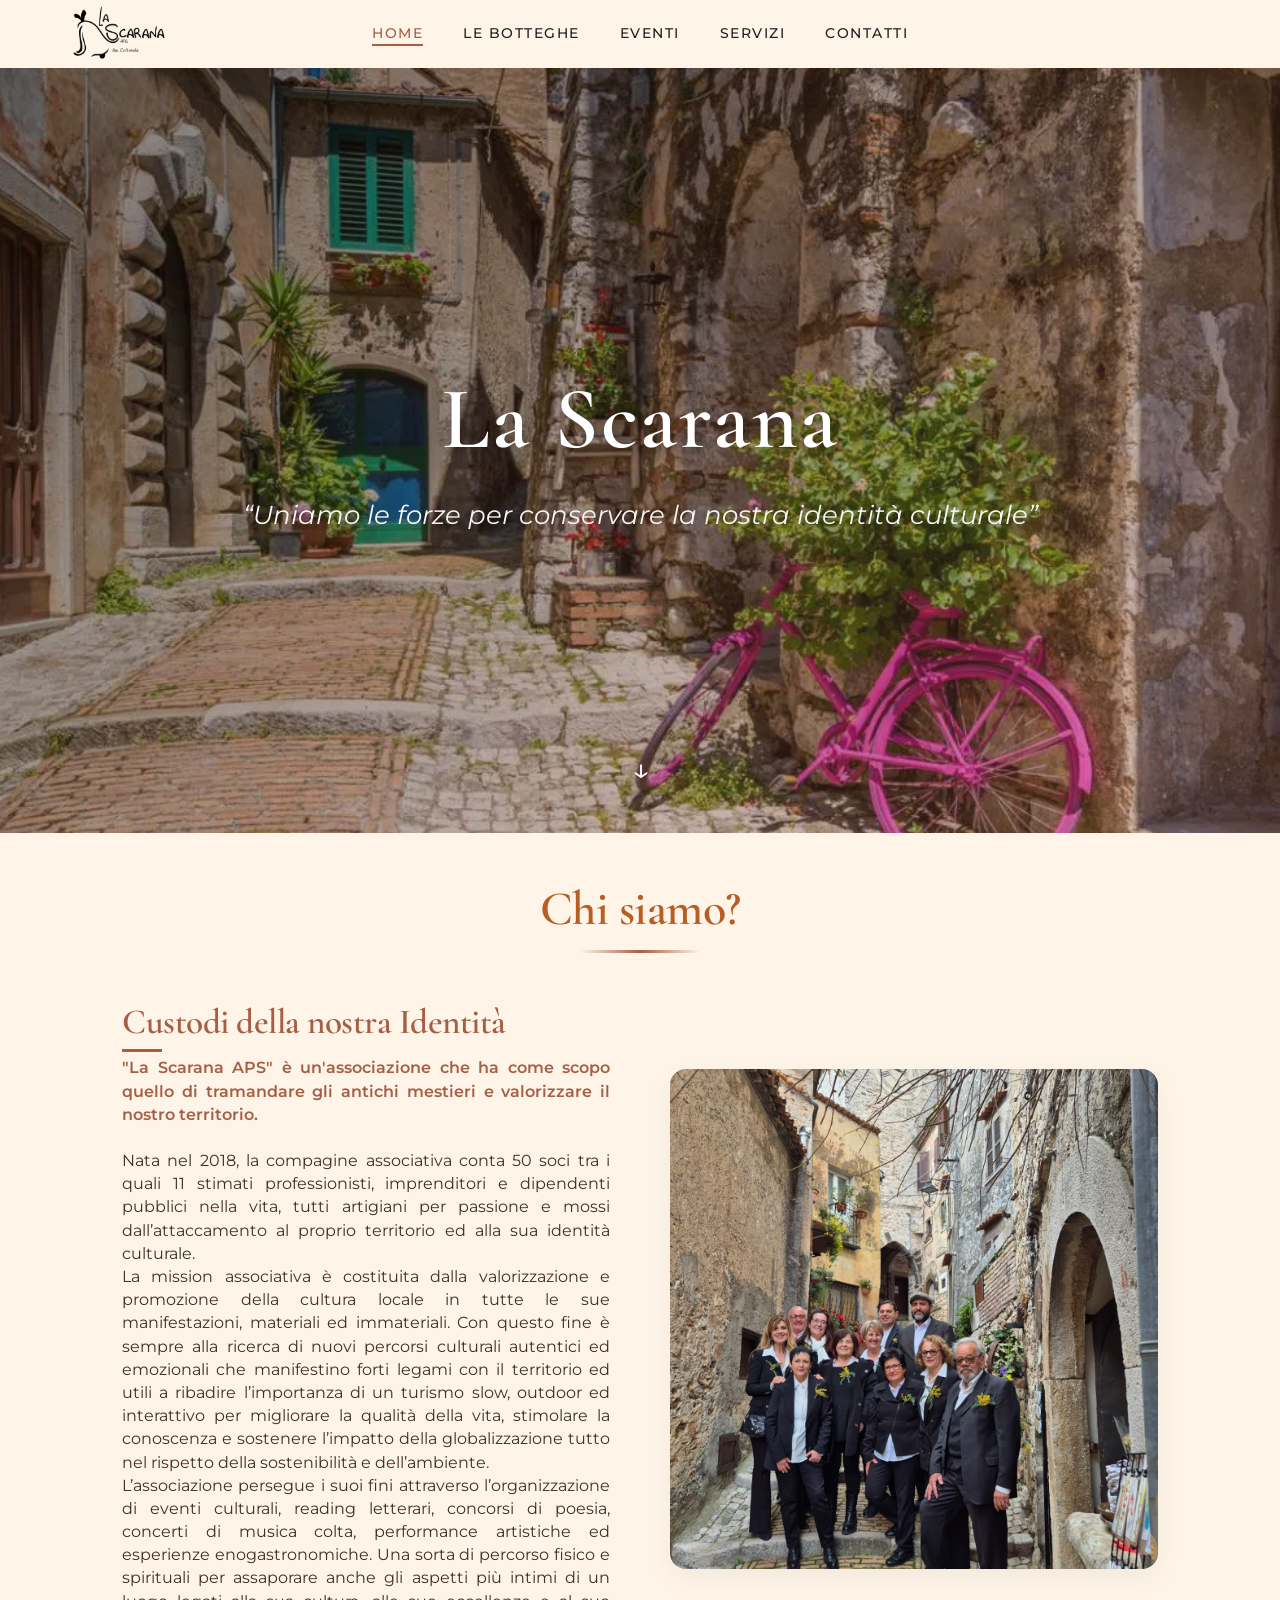
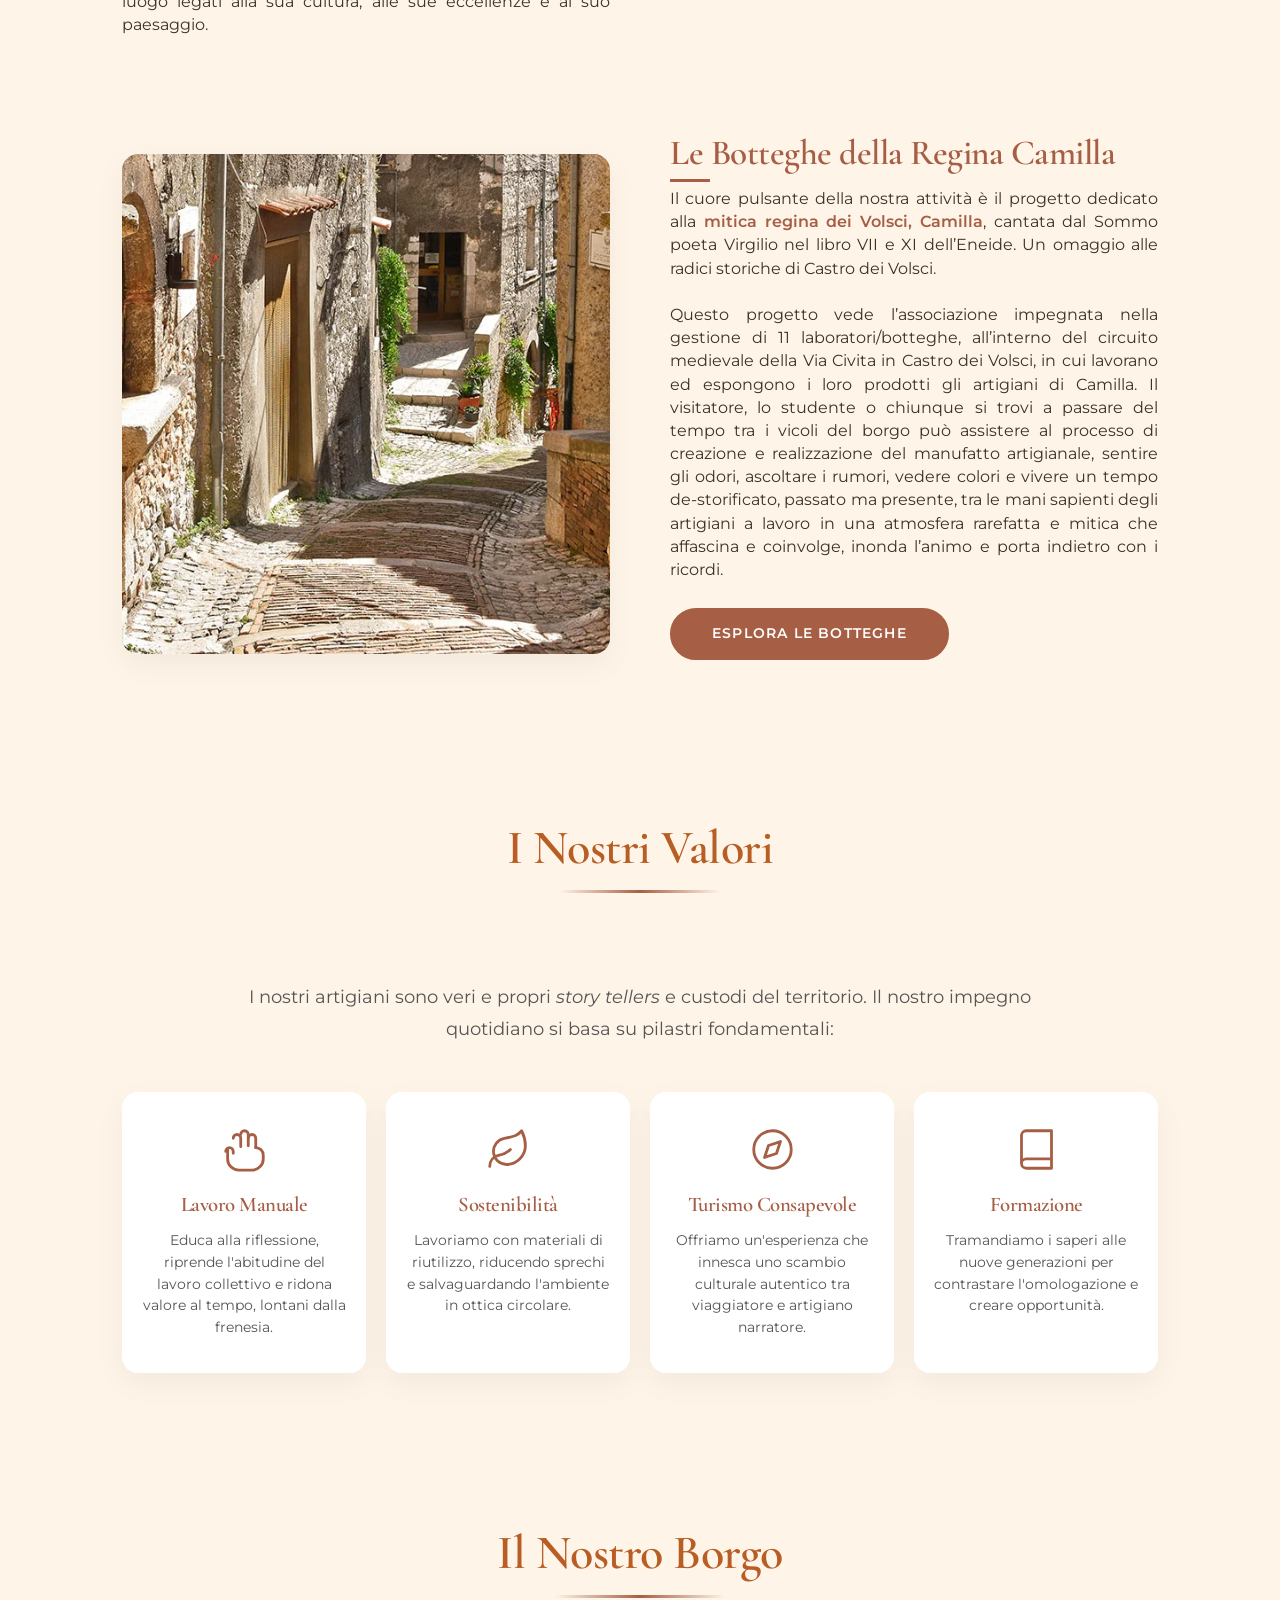
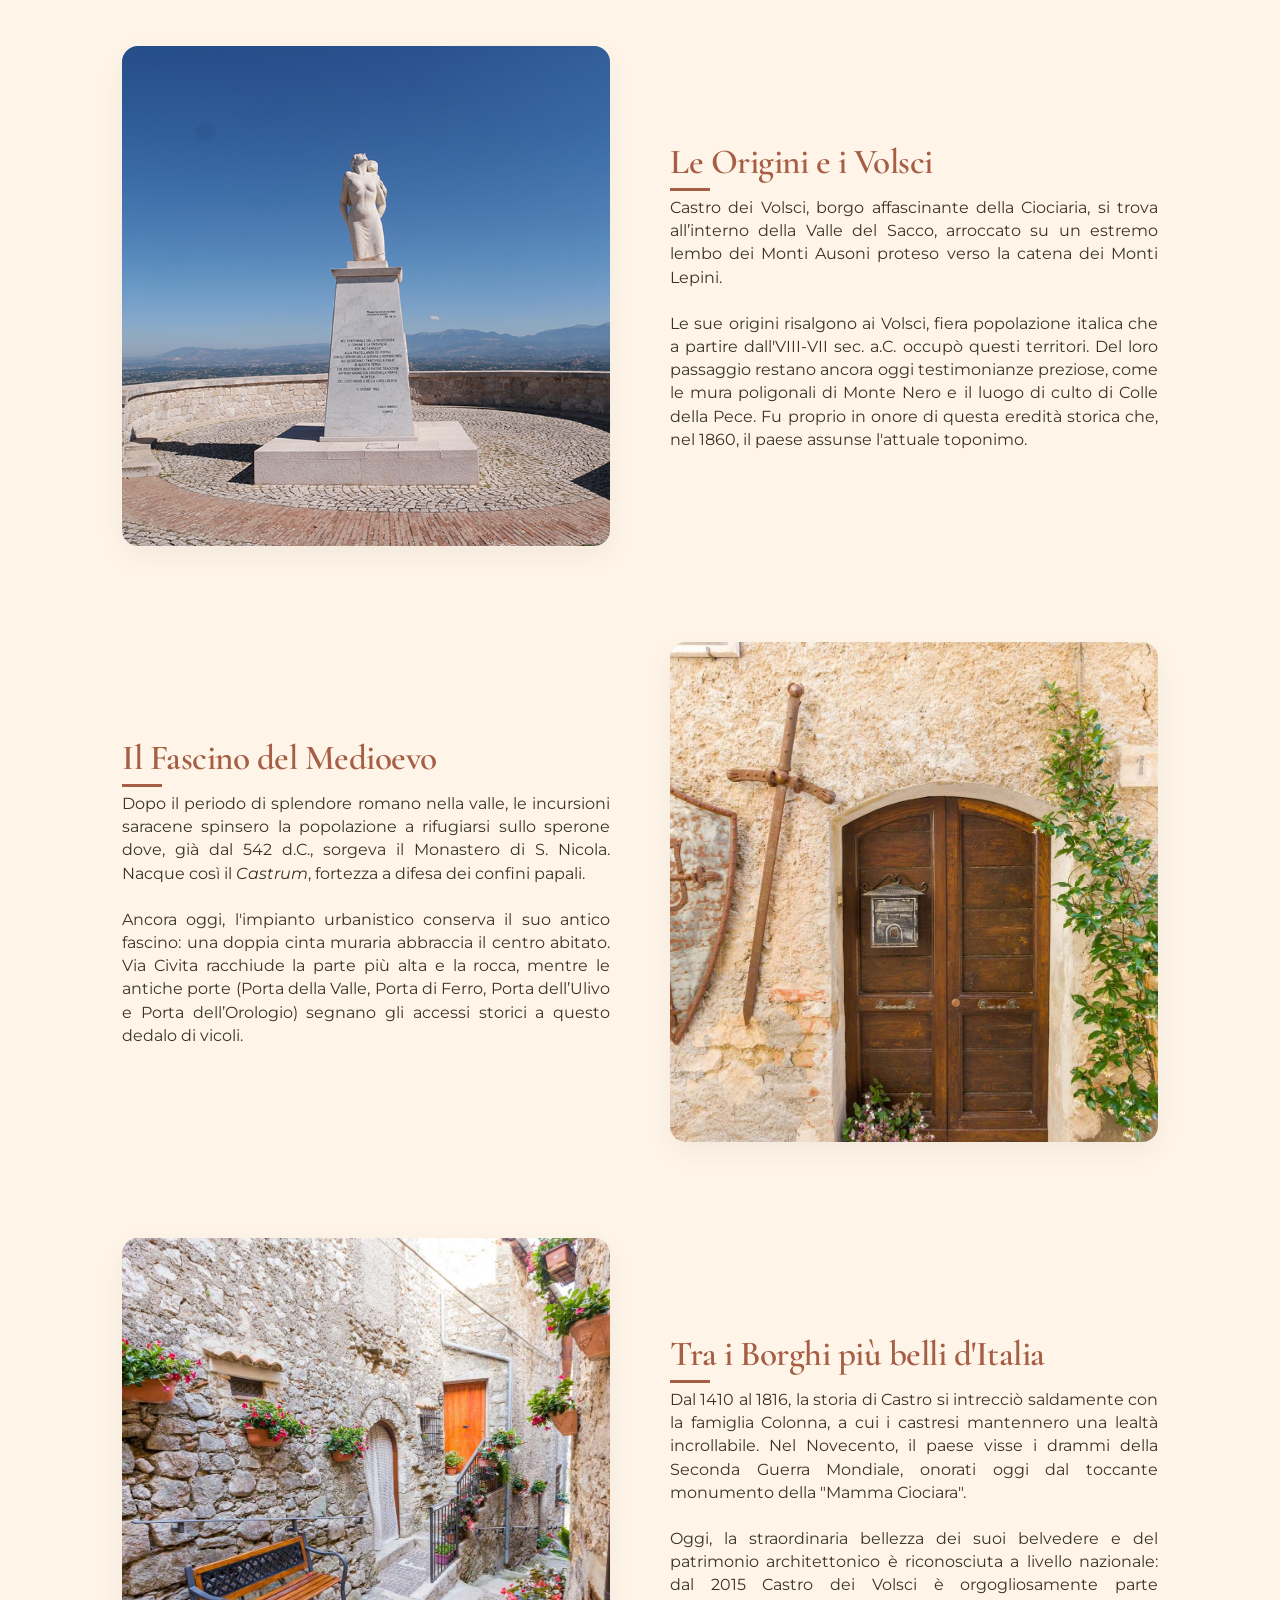
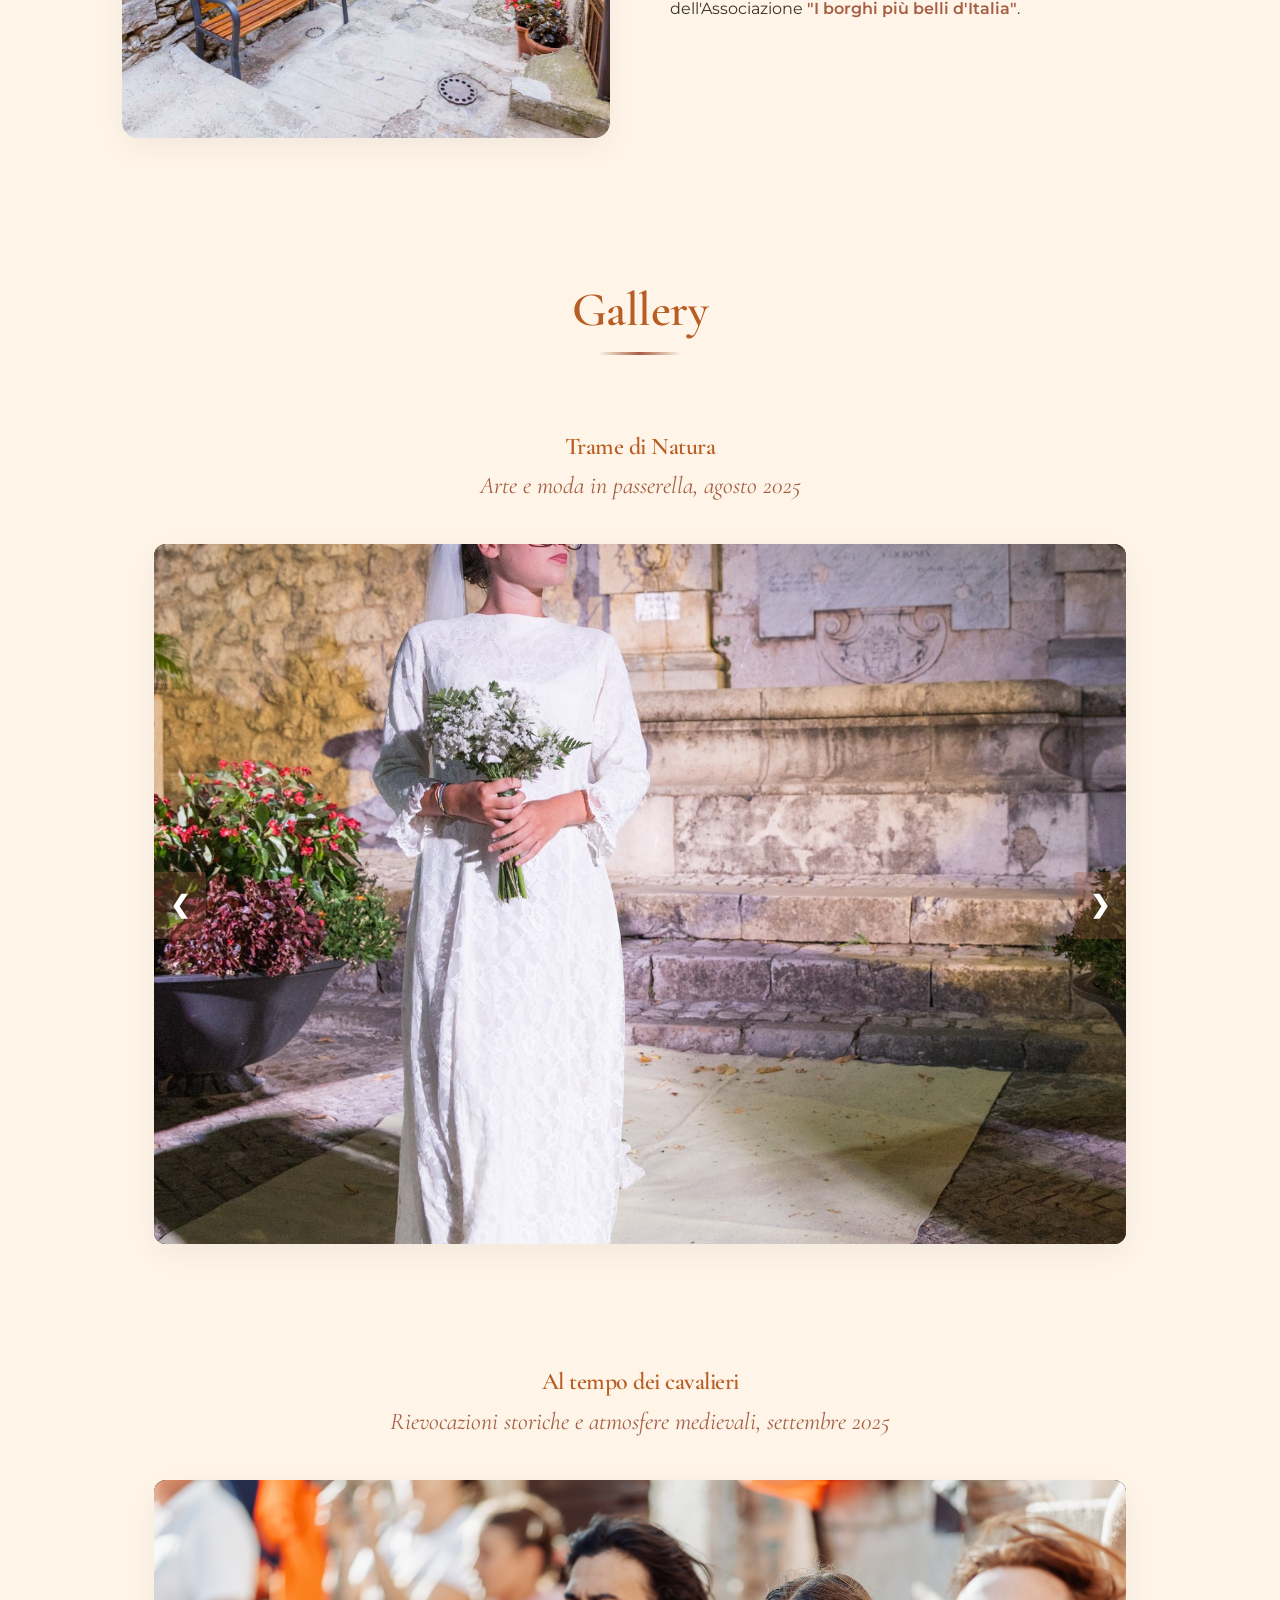
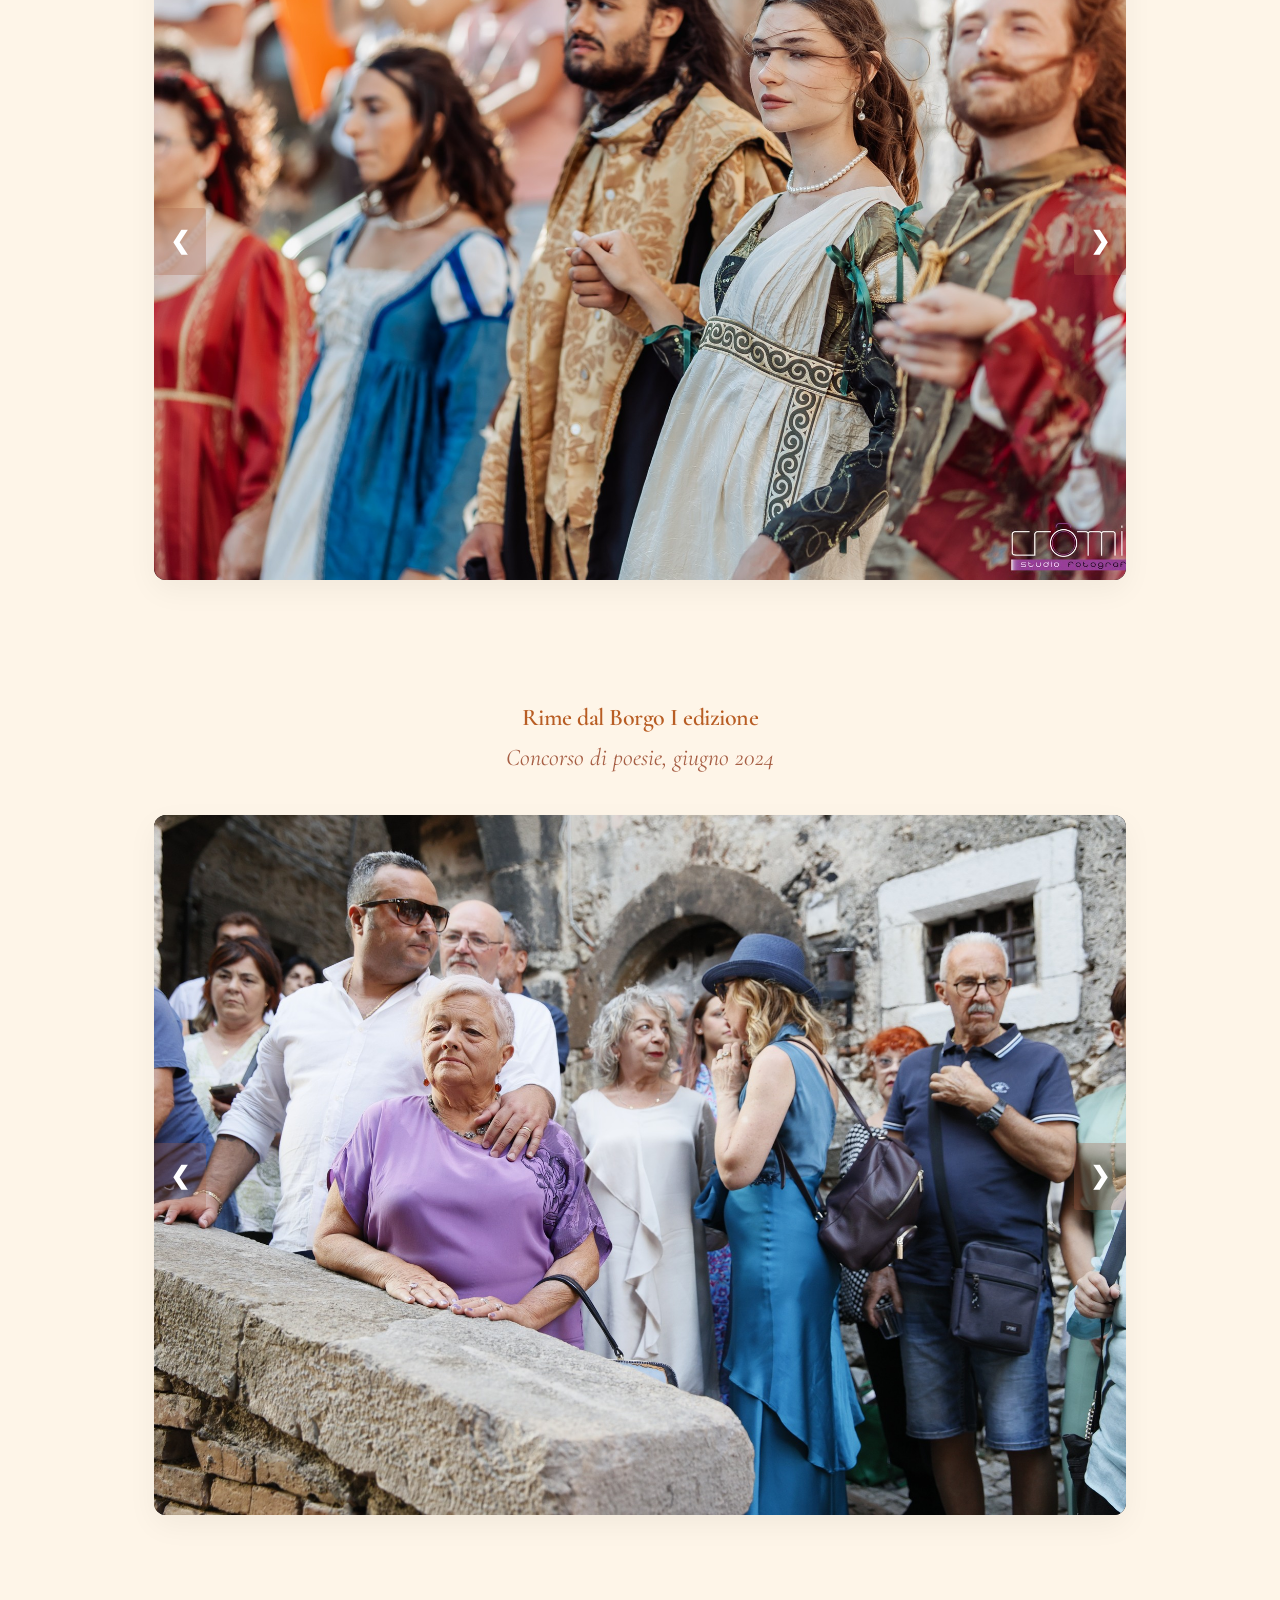
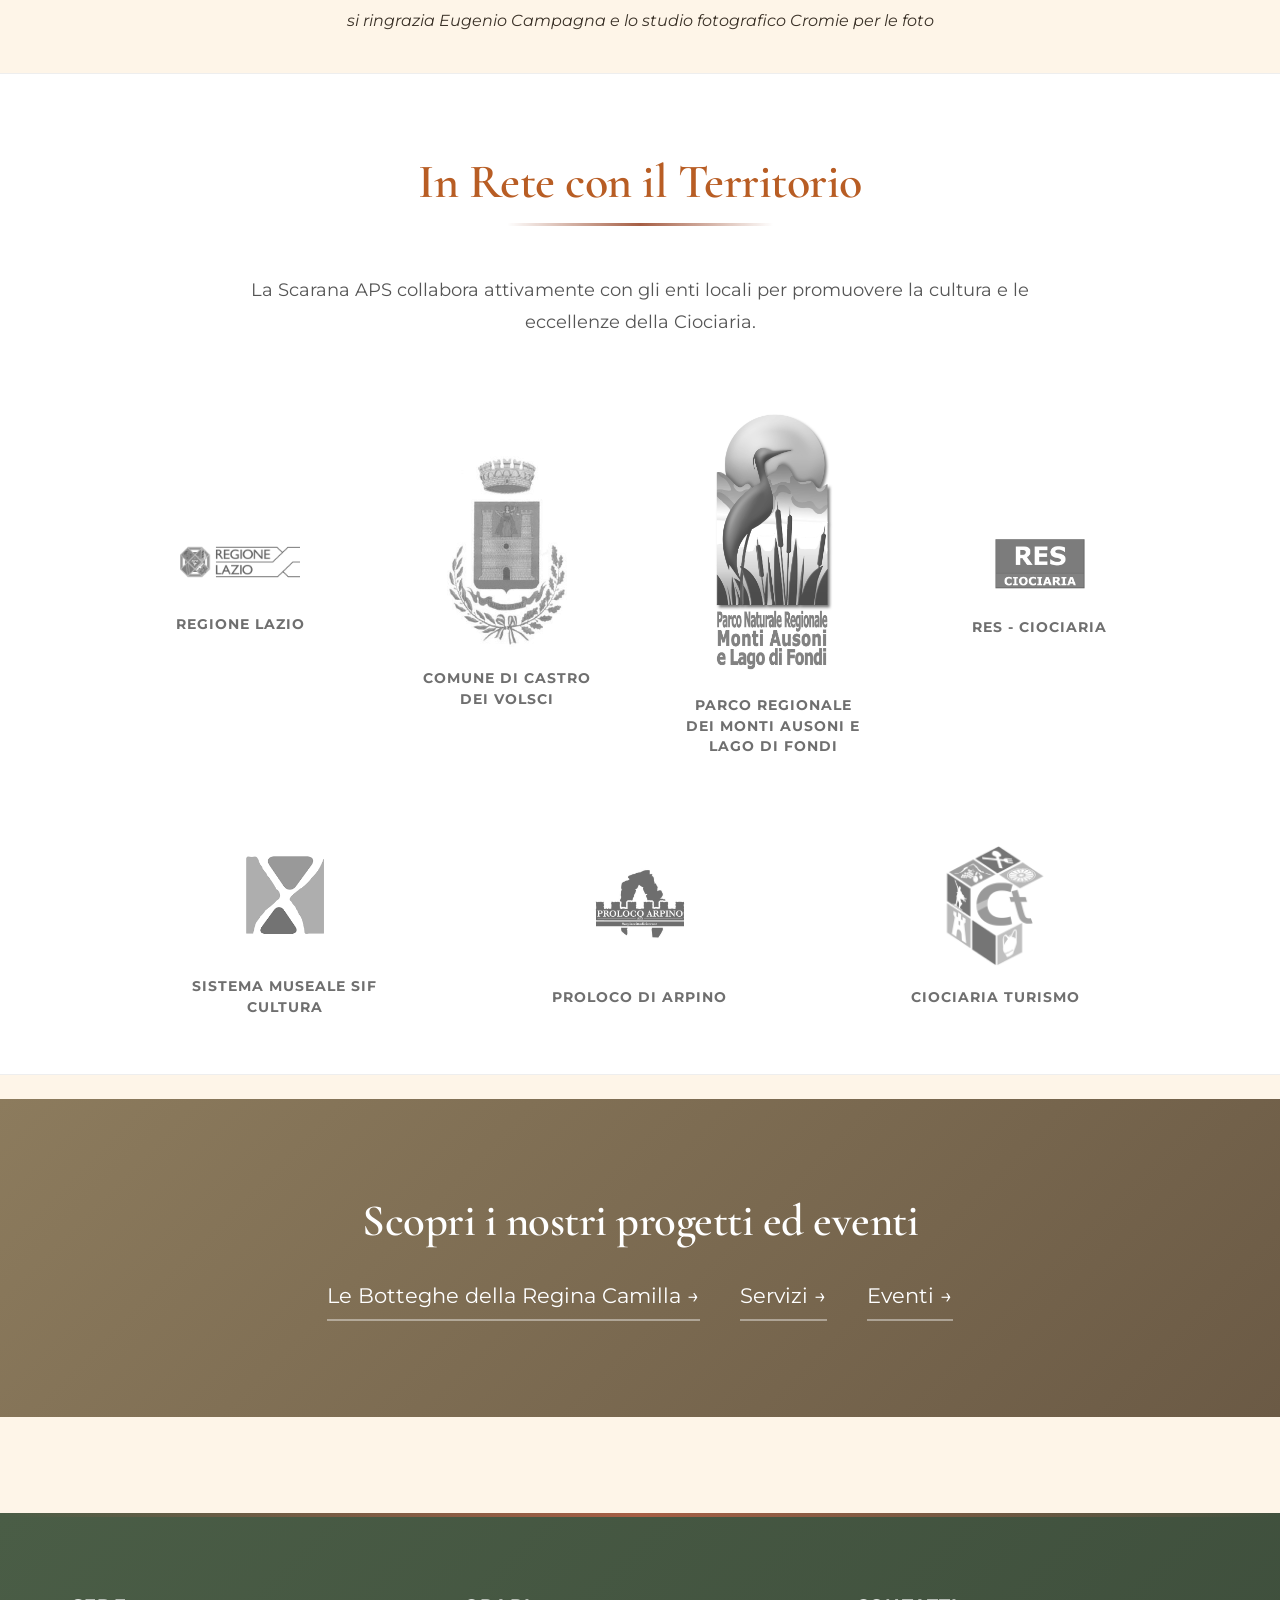
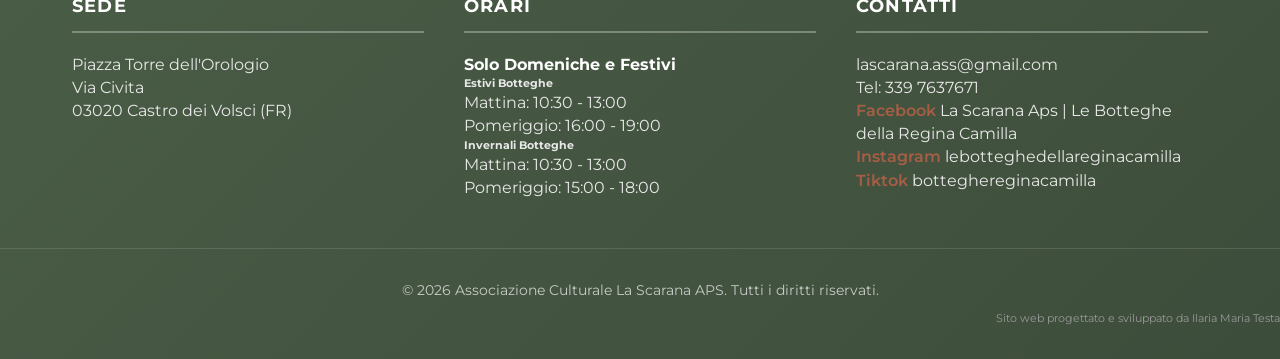
<file: index.html>
<!DOCTYPE html>
<html lang="it">
<head>
    <meta charset="UTF-8">
    <meta name="viewport" content="width=device-width, initial-scale=1.0">
    <title>La Scarana - Associazione Culturale</title>
    <link rel="preconnect" href="https://fonts.googleapis.com">
<link rel="preconnect" href="https://fonts.gstatic.com" crossorigin>
<link href="https://fonts.googleapis.com/css2?family=Cormorant+Garamond:ital,wght@0,400;0,600;0,700;1,400&family=Montserrat:wght@300;400;500;600&display=swap" rel="stylesheet">
    <link rel="stylesheet" href="style.css">
    <link rel="icon" type="image/png" href="asset/favicon.png">
</head>
<body class="page-home">

 <header>
        <nav>
           <a href="index.html" class="site-logo">
    <img src="asset/image_123986672__1_-removebg-preview.png" alt="Logo La Scarana APS">
</a>
            <div class="hamburger" id="hamburger">
                <span class="bar"></span>
                <span class="bar"></span>
                <span class="bar"></span>
            </div>

            <ul class="nav-menu">
    <li><a href="index.html" class="active">Home</a></li>
    <li><a href="botteghe.html">Le Botteghe</a></li>
    <li><a href="eventi.html">Eventi</a></li>
    <li><a href="servizi.html">Servizi</a></li>
    <li><a href="contatti.html">Contatti</a></li>
</ul>
        </nav>
    </header>

    <section class="hero">
        <h1 style="color: White;">La Scarana</h1>
        <p class="quote">“Uniamo le forze per conservare la nostra identità culturale”</p>
    </section>

    <div class="container">
        <h2 class="section-title">Chi siamo?</h2>
        
        <div class="split-layout">
            <div class="text-box">
                <h3>Custodi della nostra Identità</h3>
                <p><strong>"La Scarana APS" è un'associazione che ha come scopo quello di tramandare gli antichi mestieri e valorizzare il nostro territorio.</strong></p>
                <br>
                <p>Nata nel 2018, la compagine associativa conta 50 soci tra i quali 11 stimati professionisti, imprenditori e dipendenti pubblici nella vita, tutti artigiani per passione e mossi dall’attaccamento al proprio territorio ed alla sua identità culturale.</p>
<p>La mission associativa è costituita dalla valorizzazione e promozione della cultura locale in tutte le sue manifestazioni, materiali ed immateriali. Con questo fine è sempre alla ricerca di nuovi percorsi culturali autentici ed emozionali che manifestino forti legami con il territorio ed utili a ribadire l’importanza di un turismo slow, outdoor ed interattivo per migliorare la qualità della vita, stimolare la conoscenza e sostenere l’impatto della globalizzazione tutto nel rispetto della sostenibilità e dell’ambiente.</p>
<p>L’associazione persegue i suoi fini attraverso l’organizzazione di eventi culturali, reading letterari, concorsi di poesia, concerti di musica colta, performance artistiche ed esperienze enogastronomiche. Una sorta di percorso fisico e spirituali per assaporare anche gli aspetti più intimi di un luogo legati alla sua cultura, alle sue eccellenze e al suo paesaggio. </p>
            </div>
            <div class="image-box">
                <img src="asset/membri-scarana.jpg" alt="I soci dell'associazione La Scarana">
            </div>
        </div>

        <div class="split-layout" style="flex-direction: row-reverse;">
            <div class="text-box">
                <h3>Le Botteghe della Regina Camilla</h3>
                <p>Il cuore pulsante della nostra attività è il progetto dedicato alla <strong>mitica regina dei Volsci, Camilla</strong>, cantata dal Sommo poeta Virgilio nel libro VII e XI dell’Eneide. Un omaggio alle radici storiche di Castro dei Volsci.</p>
                <br>
                <p>Questo progetto vede l’associazione impegnata nella gestione di 11 laboratori/botteghe, all’interno del circuito medievale della Via Civita in Castro dei Volsci, in cui lavorano ed espongono i loro prodotti gli artigiani di Camilla. Il visitatore, lo studente o chiunque si trovi a passare del tempo tra i vicoli del borgo può assistere al processo di creazione e realizzazione del manufatto artigianale, sentire gli odori, ascoltare i rumori, vedere colori e vivere un tempo de-storificato, passato ma presente, tra le mani sapienti degli artigiani a lavoro in una atmosfera rarefatta e mitica che affascina e coinvolge, inonda l’animo e porta indietro con i ricordi.</p>
             <a href="botteghe.html" class="btn">Esplora le Botteghe</a>
            </div>

            <div class="image-box">
                <img src="asset/castro03-2.webp" alt="Vicoli del borgo di Castro dei Volsci">
                
            </div>
        </div>

      <h2 class="section-title reveal">I Nostri Valori</h2>
        <p class="text-block-a reveal">I nostri artigiani sono veri e propri <em>story tellers</em> e custodi del territorio. Il nostro impegno quotidiano si basa su pilastri fondamentali:</p>
        
       <div class="valori-grid reveal">
            <div class="valore-card">
                <div class="icon">
                    <svg viewBox="0 0 24 24" fill="none" stroke="currentColor" stroke-width="1.5" stroke-linecap="round" stroke-linejoin="round"><path d="M18 11V6a2 2 0 0 0-2-2v0a2 2 0 0 0-2 2v0"></path><path d="M14 10V4a2 2 0 0 0-2-2v0a2 2 0 0 0-2 2v0"></path><path d="M10 10.5V6a2 2 0 0 0-2-2v0a2 2 0 0 0-2 2v0"></path><path d="M6 14v-1a2 2 0 0 0-2-2v0a2 2 0 0 0-2 2v0"></path><path d="M18 11a4 4 0 0 1 4 4v2a6 6 0 0 1-6 6H9a6 6 0 0 1-6-6v-5"></path></svg>
                </div>
                <h4>Lavoro Manuale</h4>
                <p>Educa alla riflessione, riprende l'abitudine del lavoro collettivo e ridona valore al tempo, lontani dalla frenesia.</p>
            </div>
            <div class="valore-card">
                <div class="icon">
                    <svg viewBox="0 0 24 24" fill="none" stroke="currentColor" stroke-width="1.5" stroke-linecap="round" stroke-linejoin="round"><path d="M11 20A7 7 0 0 1 9.8 6.1C15.5 5 17 4.48 19 2c1 2 2 4.18 2 8 0 5.5-4.78 10-10 10Z"></path><path d="M2 21c0-3 1.85-5.36 5.08-6C9.5 14.52 12 13 13 12"></path></svg>
                </div>
                <h4>Sostenibilità</h4>
                <p>Lavoriamo con materiali di riutilizzo, riducendo sprechi e salvaguardando l'ambiente in ottica circolare.</p>
            </div>
            <div class="valore-card">
                <div class="icon">
                    <svg viewBox="0 0 24 24" fill="none" stroke="currentColor" stroke-width="1.5" stroke-linecap="round" stroke-linejoin="round"><circle cx="12" cy="12" r="10"></circle><polygon points="16.24 7.76 14.12 14.12 7.76 16.24 9.88 9.88 16.24 7.76"></polygon></svg>
                </div>
                <h4>Turismo Consapevole</h4>
                <p>Offriamo un'esperienza che innesca uno scambio culturale autentico tra viaggiatore e artigiano narratore.</p>
            </div>
            <div class="valore-card">
                <div class="icon">
                    <svg viewBox="0 0 24 24" fill="none" stroke="currentColor" stroke-width="1.5" stroke-linecap="round" stroke-linejoin="round"><path d="M4 19.5v-15A2.5 2.5 0 0 1 6.5 2H20v20H6.5a2.5 2.5 0 0 1 0-5H20"></path></svg>
                </div>
                <h4>Formazione</h4>
                <p>Tramandiamo i saperi alle nuove generazioni per contrastare l'omologazione e creare opportunità.</p>
            </div>
        </div>

        <h2 class="section-title" style="margin-top: 6rem;">Il Nostro Borgo</h2>
        
        <div class="split-layout">
            <div class="image-box">
                <img src="asset/Castro-dei-Volsci-Monumento-alla-Ciociara-3.jpg" alt="Veduta di Castro dei Volsci">
            </div>
            <div class="text-box">
                <h3>Le Origini e i Volsci</h3>
                <p>Castro dei Volsci, borgo affascinante della Ciociaria, si trova all’interno della Valle del Sacco, arroccato su un estremo lembo dei Monti Ausoni proteso verso la catena dei Monti Lepini.</p>
                <br>
                <p>Le sue origini risalgono ai Volsci, fiera popolazione italica che a partire dall'VIII-VII sec. a.C. occupò questi territori. Del loro passaggio restano ancora oggi testimonianze preziose, come le mura poligonali di Monte Nero e il luogo di culto di Colle della Pece. Fu proprio in onore di questa eredità storica che, nel 1860, il paese assunse l'attuale toponimo.</p>
            </div>
        </div>

        <div class="split-layout" style="flex-direction: row-reverse;">
            <div class="image-box">
                <img src="asset/castro-dei-volsci-7.jpg" alt="Vicoli del centro storico di Castro dei Volsci">
            </div>
            <div class="text-box">
                <h3>Il Fascino del Medioevo</h3>
                <p>Dopo il periodo di splendore romano nella valle, le incursioni saracene spinsero la popolazione a rifugiarsi sullo sperone dove, già dal 542 d.C., sorgeva il Monastero di S. Nicola. Nacque così il <em>Castrum</em>, fortezza a difesa dei confini papali.</p>
                <br>
                <p>Ancora oggi, l'impianto urbanistico conserva il suo antico fascino: una doppia cinta muraria abbraccia il centro abitato. Via Civita racchiude la parte più alta e la rocca, mentre le antiche porte (Porta della Valle, Porta di Ferro, Porta dell’Ulivo e Porta dell’Orologio) segnano gli accessi storici a questo dedalo di vicoli.</p>
            </div>
        </div>

        <div class="split-layout" style="margin-bottom: 6rem;">
            <div class="image-box">
                <img src="asset/castro-dei-volsci-11.jpg" alt="Castro dei Volsci - I Borghi più belli d'Italia">
            </div>
            <div class="text-box">
                <h3>Tra i Borghi più belli d'Italia</h3>
                <p>Dal 1410 al 1816, la storia di Castro si intrecciò saldamente con la famiglia Colonna, a cui i castresi mantennero una lealtà incrollabile. Nel Novecento, il paese visse i drammi della Seconda Guerra Mondiale, onorati oggi dal toccante monumento della "Mamma Ciociara".</p>
                <br>
                <p>Oggi, la straordinaria bellezza dei suoi belvedere e del patrimonio architettonico è riconosciuta a livello nazionale: dal 2015 Castro dei Volsci è orgogliosamente parte dell'Associazione <strong>"I borghi più belli d'Italia"</strong>.</p>
                <br>
               
            </div>
        </div>

        <h2 class="section-title">Gallery</h2>
 <section class="gallery-section dark-bg"> <div class="container">
        <div class="section-title">
            <h2>Trame di Natura</h2>
            <p class="subtitle">Arte e moda in passerella, agosto 2025</p>
        </div>

        <div class="carousel-container" id="gallery-nature">
            
            <div class="carousel-slide fade">
                <img src="asset/tramedinat-(1).jpg" alt="Moda in passerella 1">

        
            </div>
            
            <div class="carousel-slide fade">
                <img src="asset/tramedinat-(2).jpg" alt="Moda in passerella 2">
               
            </div>
            
            <div class="carousel-slide fade">
                <img src="asset/tramedinat-(3).jpg" alt="Moda in passerella 3">
                 </div>
                   <div class="carousel-slide fade">
                <img src="asset/tramedinat-(4).jpg" alt="Moda in passerella 2">
            
            </div>
              <div class="carousel-slide fade">
                <img src="asset/tramedinat-(5).jpg" alt="Moda in passerella 3">
                 </div>

 <div class="carousel-slide fade">
                <img src="asset/tramedinat-.jpg" alt="Moda in passerella 3">
                 </div>
                   <div class="carousel-slide fade">
                <img src="asset/tramedinat-(7).jpg" alt="Moda in passerella 2">
            
            </div>
            <div class="carousel-slide fade">
                <img src="asset/tramedinat-(8).jpg" alt="Moda in passerella 3">
                 </div>

 <div class="carousel-slide fade">
                <img src="asset/tramedinat-(9).jpg" alt="Moda in passerella 3">
                 </div>
                  

            <a class="prev" onclick="changeSlide('gallery-nature', -1)">&#10094;</a>
            <a class="next" onclick="changeSlide('gallery-nature', 1)">&#10095;</a>
        </div>
    </div>
</section>

<section class="gallery-section">
    <div class="container">
        <div class="section-title">
            <h2>Al tempo dei cavalieri</h2>
            <p class="subtitle">Rievocazioni storiche e atmosfere medievali, settembre 2025</p>
        </div>

        <div class="carousel-container" id="gallery-cavalieri">
            
            <div class="carousel-slide fade">
                <img src="asset/cava.jpg" alt="Cavaliere medievale">
               
            </div>
            
            <div class="carousel-slide fade">
                 <img src="asset/cavalieri-(1).jpg" alt="Scudo e spada">
                 
            </div>
             <div class="carousel-slide fade">
                 <img src="asset/cavalieri-(2).jpg" alt="Scudo e spada">
                 
            </div>
             <div class="carousel-slide fade">
                 <img src="asset/cavalieri-(3).jpg" alt="Scudo e spada">
                 
            </div>

               <div class="carousel-slide fade">
                 <img src="asset/cavalieri-(4).jpg" alt="Scudo e spada">
                 
            </div>

            <div class="carousel-slide fade">
                 <img src="asset/cavalieri-(5).jpg" alt="Scudo e spada">
                 
            </div>
             <div class="carousel-slide fade">
                 <img src="asset/cavalieri-(6).jpg" alt="Scudo e spada">
                 
            </div>

               <div class="carousel-slide fade">
                 <img src="asset/cavalieri-(7).jpg" alt="Scudo e spada">
                 
            </div>
             <div class="carousel-slide fade">
                 <img src="asset/cavalieri-(8)-.jpg" alt="Scudo e spada">
                 
            </div>
             <div class="carousel-slide fade">
                 <img src="asset/cavallieri-(9)-.jpg" alt="Scudo e spada">
                 
            </div>
               <div class="carousel-slide fade">
                 <img src="asset/cavalieri-(10).jpg" alt="Scudo e spada">
                 
            </div>
            

            <a class="prev" onclick="changeSlide('gallery-cavalieri', -1)">&#10094;</a>
            <a class="next" onclick="changeSlide('gallery-cavalieri', 1)">&#10095;</a>
        </div>
    </div>
</section>
<section class="gallery-section">
    <div class="container">
        <div class="section-title">
            <h2>Rime dal Borgo I edizione</h2>
            <p class="subtitle">Concorso di poesie, giugno 2024</p>
        </div>

        <div class="carousel-container" id="gallery-rime">
            
            <div class="carousel-slide fade">
                <img src="asset/rime-(1).jpg" alt="Concorso di poesie 1">
               
            </div>
           
            
        
             <div class="carousel-slide fade">
                 <img src="asset/rime-(3).jpg" alt="Concorso di poesie 3">
                 
            </div>
             <div class="carousel-slide fade">
                 <img src="asset/rimee.jpg" alt="Concorso di poesie 3">
                 
            </div>
             <div class="carousel-slide fade">
                 <img src="asset/rime-(4).jpg" alt="Concorso di poesie 4">
                 
            </div>

              <div class="carousel-slide fade">
                 <img src="asset/rime-(5).jpg" alt="Concorso di poesie 4">
                 
            </div>

              <div class="carousel-slide fade">
                 <img src="asset/rime-(6).jpg" alt="Concorso di poesie 4">
                 
            </div>
             <div class="carousel-slide fade">
                 <img src="asset/480994432_1334993784508183_6632382699364505969_n.jpg" alt="Concorso di poesie 4">
                 
            </div>


            <a class="prev" onclick="changeSlide('gallery-rime', -1)">&#10094;</a>
            <a class="next" onclick="changeSlide('gallery-rime', 1)">&#10095;</a>
        </div>
    </div>
</div>
</section>
<div id="ringraziamento">
    <p>si ringrazia Eugenio Campagna e lo studio fotografico Cromie per le foto</p>
</div>

    <section class="enti-soci-section reveal">
    <div class="container">
        <h2 class="section-title">In Rete con il Territorio</h2>
        <p class="text-block-a">La Scarana APS collabora attivamente con gli enti locali per promuovere la cultura e le eccellenze della Ciociaria.</p>
        
        <div class="enti-grid">
            <div class="ente-card">
                <img src="asset/logo-REGIONE-LAZIO.png" alt="Logo Regione Lazio">
                <h5>Regione Lazio</h5>
            </div>

            <div class="ente-card">
                <img src="asset/Castro_dei_Volsci-Stemma.png" alt="Logo Comune Castro dei Volsci">
                <h5>Comune di Castro dei Volsci</h5>
            </div>

            <div class="ente-card">
                <img src="asset/logo_parco_ausoni_e_lago_di_fondi_nuovo.jpg" alt="Logo I Borghi più belli d'Italia">
                <h5>Parco Regionale dei Monti Ausoni e Lago di Fondi</h5>
            </div>

            <div class="ente-card">
                <img src="asset/277761005_457200779531223_8153907806819556916_n.png" alt="Logo RES - Ciociaria">
                <h5>RES - Ciociaria</h5>
            </div>

            <div class="ente-card">
                <img src="asset/images.png" alt="Logo Regione Lazio">
                <h5>Sistema museale Sif Cultura</h5>
            </div>

            <div class="ente-card">
                <img src="asset/337127423_224415383410335_1156459125600021435_n.jpg" alt="Logo Regione Lazio">
                <h5>ProLoco di Arpino</h5>
            </div>

              <div class="ente-card">
                <img src="asset/327457924_839968520403367_4871970555789169630_n.png" alt="Logo Regione Lazio">
                <h5>Ciociaria Turismo
            </div>
        </div>
    </div>
</section>



    <section class="cta-section">
        <h2>Scopri i nostri progetti ed eventi</h2>
        <div class="cta-links">
            <a href="botteghe.html">Le Botteghe della Regina Camilla → </a>
             <a href="servizi.html">Servizi →</a>
            <a href="eventi.html">Eventi →</a>
        </div>
    </section>


   <footer>
    <div class="footer-content">
       
        
        <div class="footer-col">
            <h5>Sede</h5>
            <p>Piazza Torre dell'Orologio<br>Via Civita<br>03020 Castro dei Volsci (FR)</p>
        </div>
        
        <div class="footer-col">
            <h5>Orari</h5>
            <h7>Solo Domeniche e Festivi</h7>
            <h6>Estivi Botteghe</h6>
            <p>Mattina: 10:30 - 13:00<br>Pomeriggio: 16:00 - 19:00</p>
            <h6>Invernali Botteghe</h6>
            <p>Mattina: 10:30 - 13:00<br>Pomeriggio: 15:00 - 18:00</p>
        </div>
        
        <div class="footer-col" id="contatti">
            <h5>Contatti</h5>
            <p>
                <a href="mailto:lascarana.ass@gmail.com">lascarana.ass@gmail.com</a><br>
                Tel: 339 7637671
            </p>
            <div class="social-links">
                <a href="https://www.facebook.com/LaScaranaAPS" target="_blank" rel="noopener noreferrer">Facebook</a> La Scarana Aps | Le Botteghe della Regina Camilla
                <p><a href="https://www.instagram.com/lebotteghedellareginacamilla" target="_blank" rel="noopener noreferrer">Instagram</a> lebotteghedellareginacamilla </p>
                <a href="https://www.tiktok.com/@botteghereginacamilla" target="_blank" rel="noopener noreferrer">Tiktok</a> botteghereginacamilla
            </div>
        </div>
    </div>
    
    <div class="copyright">
        &copy; 2026 Associazione Culturale La Scarana APS. Tutti i diritti riservati.
    </div>

     <div class="designer">
        Sito web progettato e sviluppato da Ilaria Maria Testa

</footer>

<script src="script.js"></script>
</body>
</html>
</file>
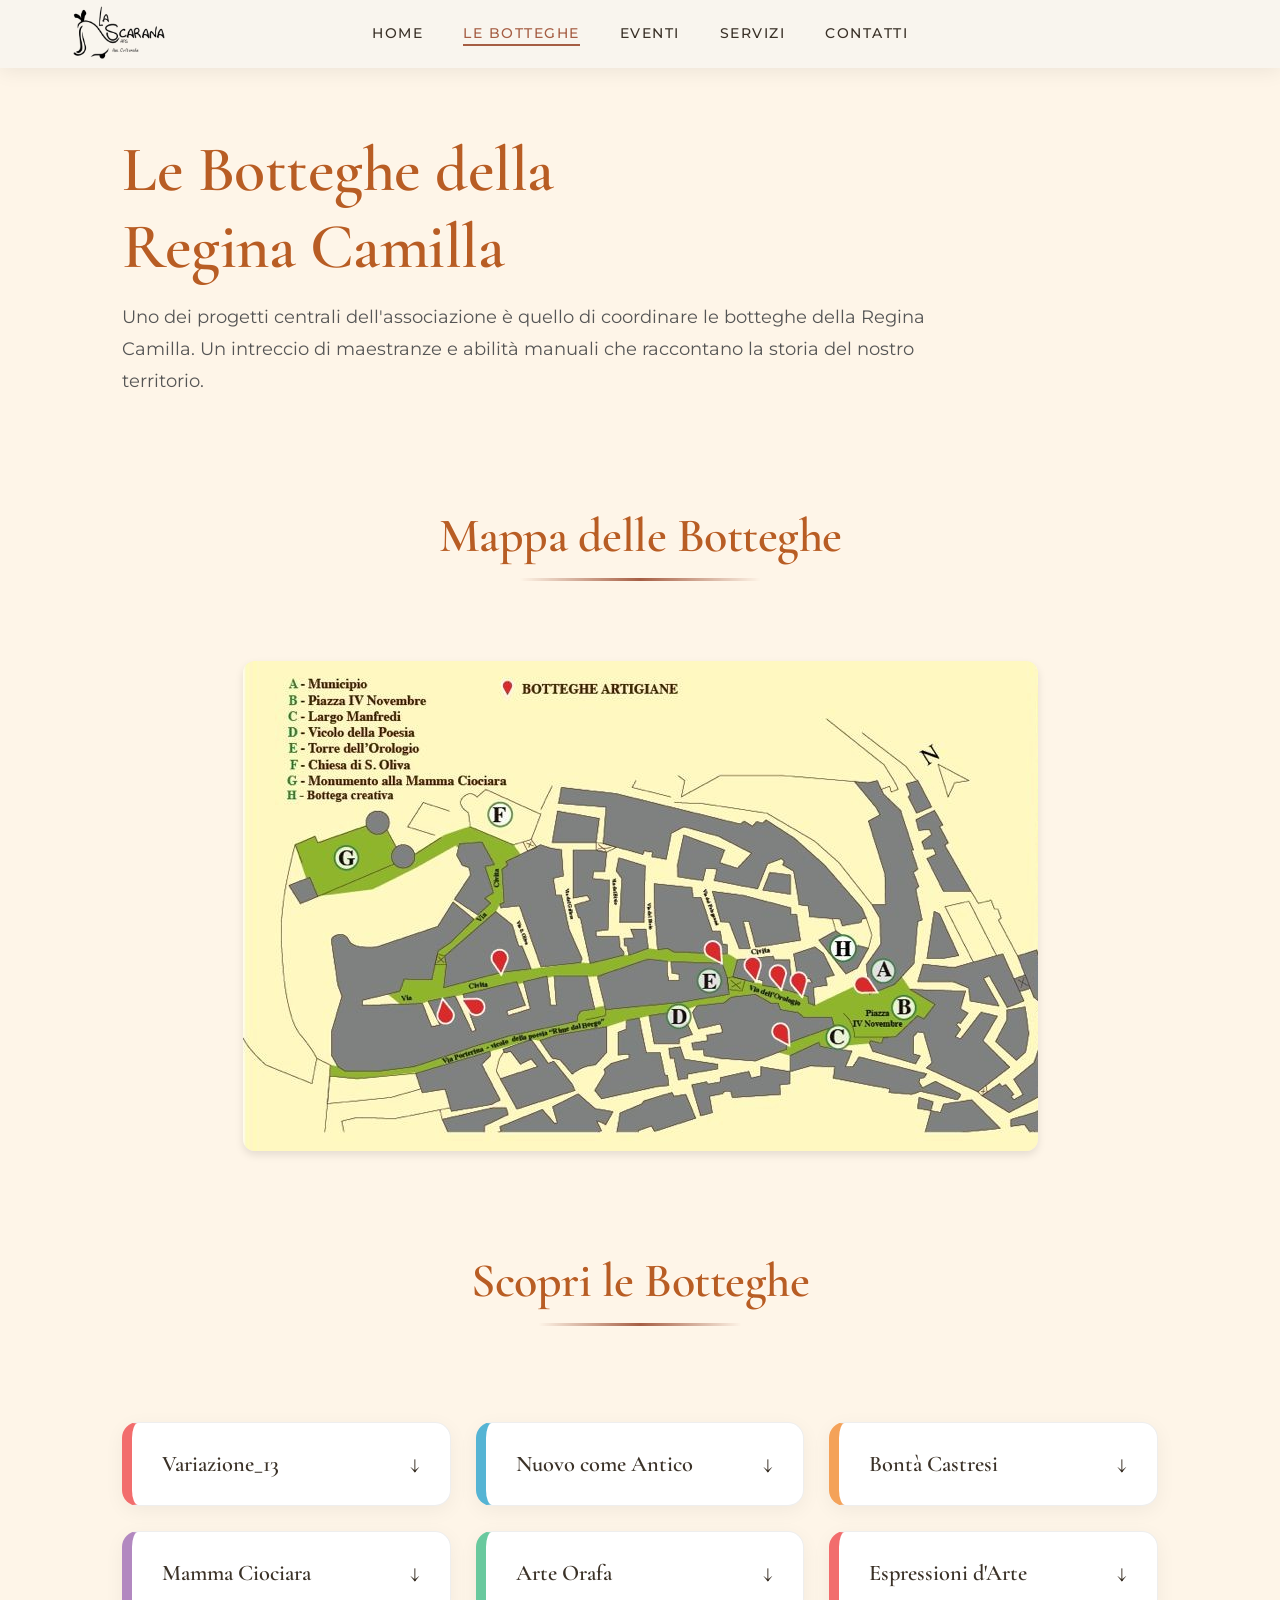
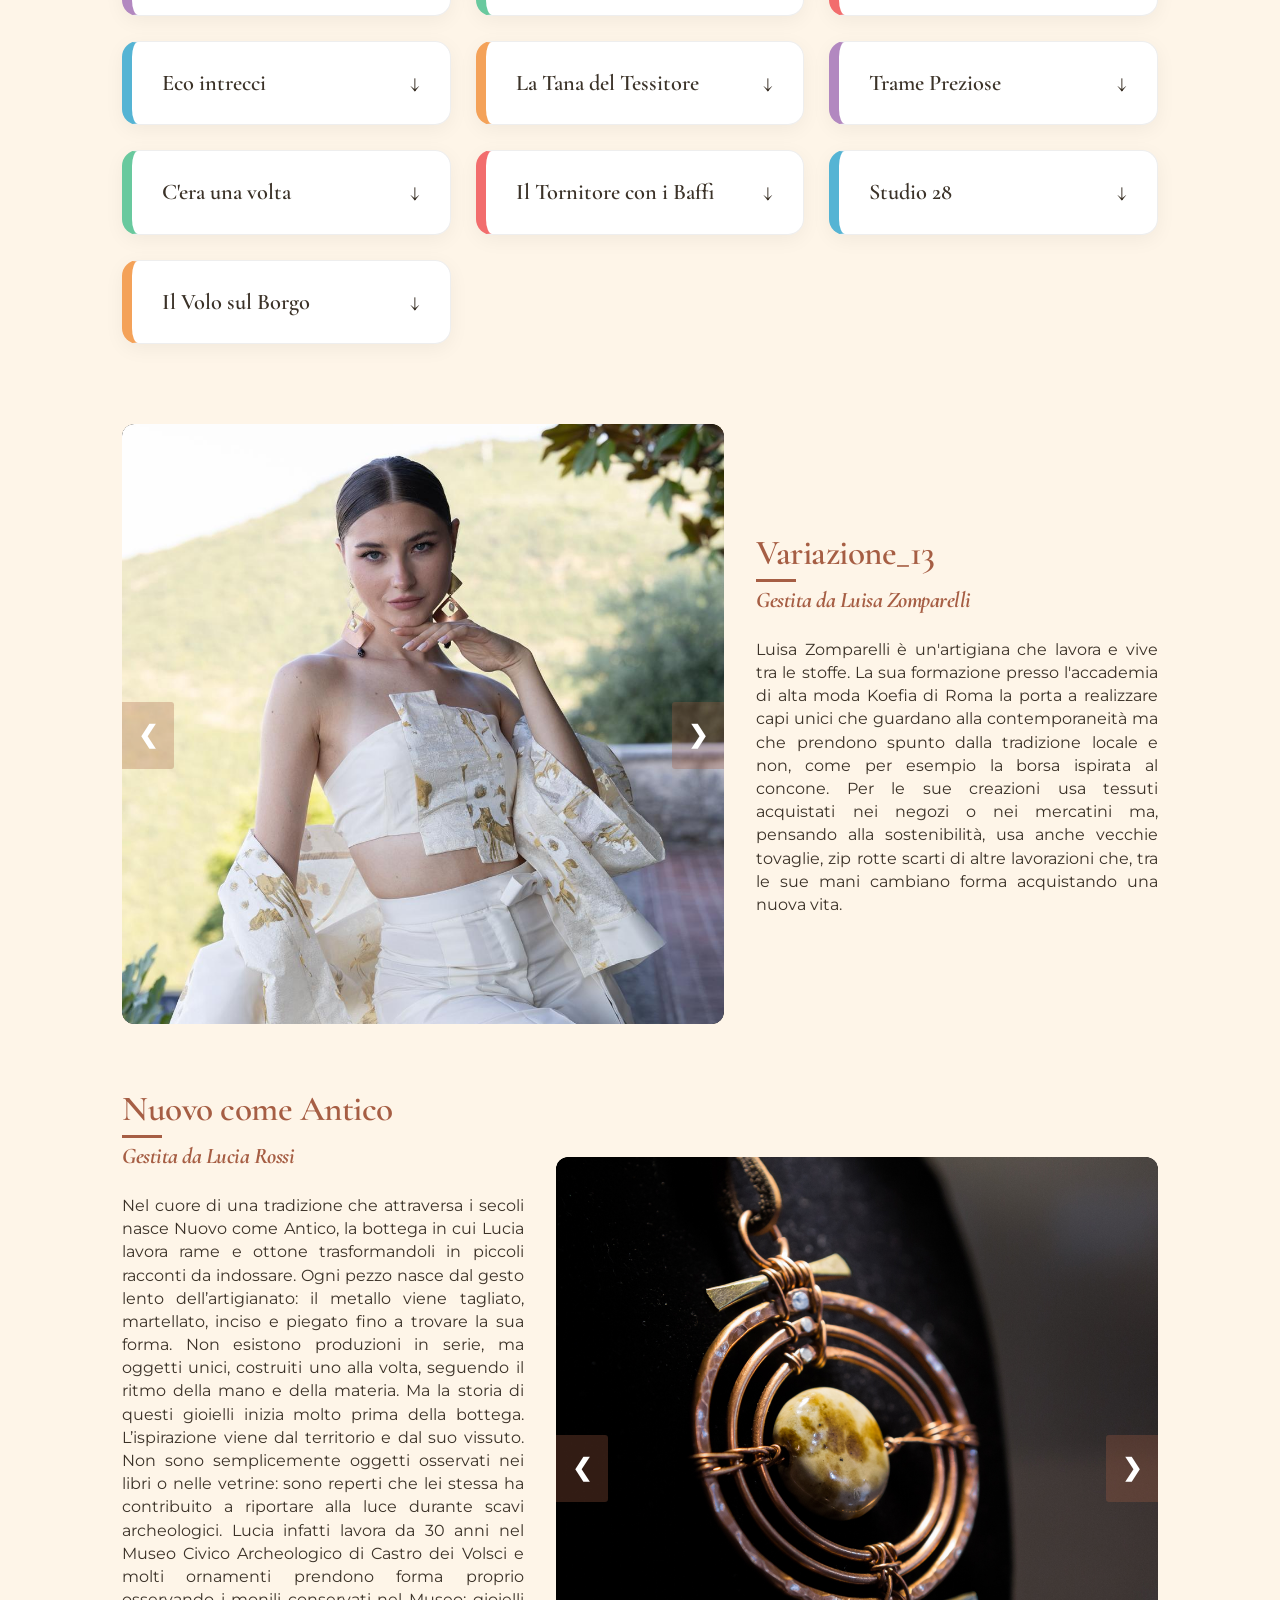
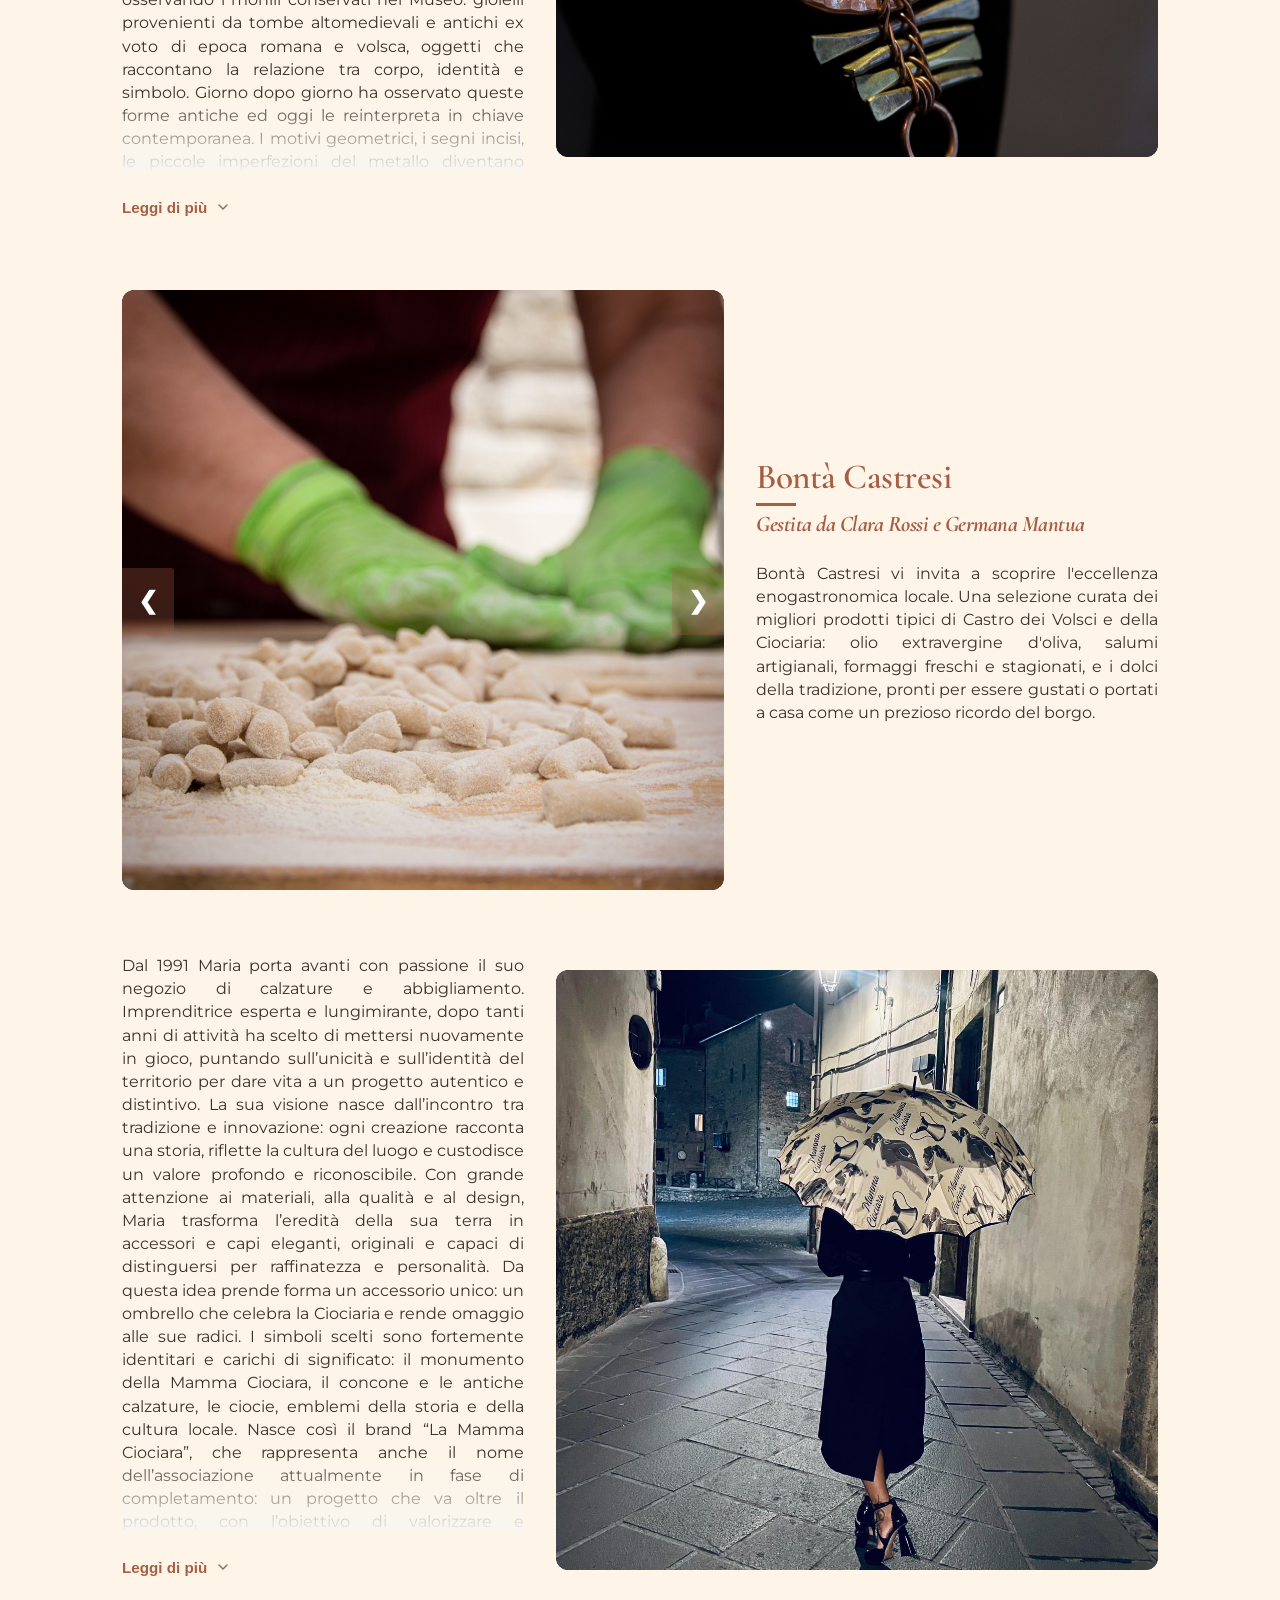
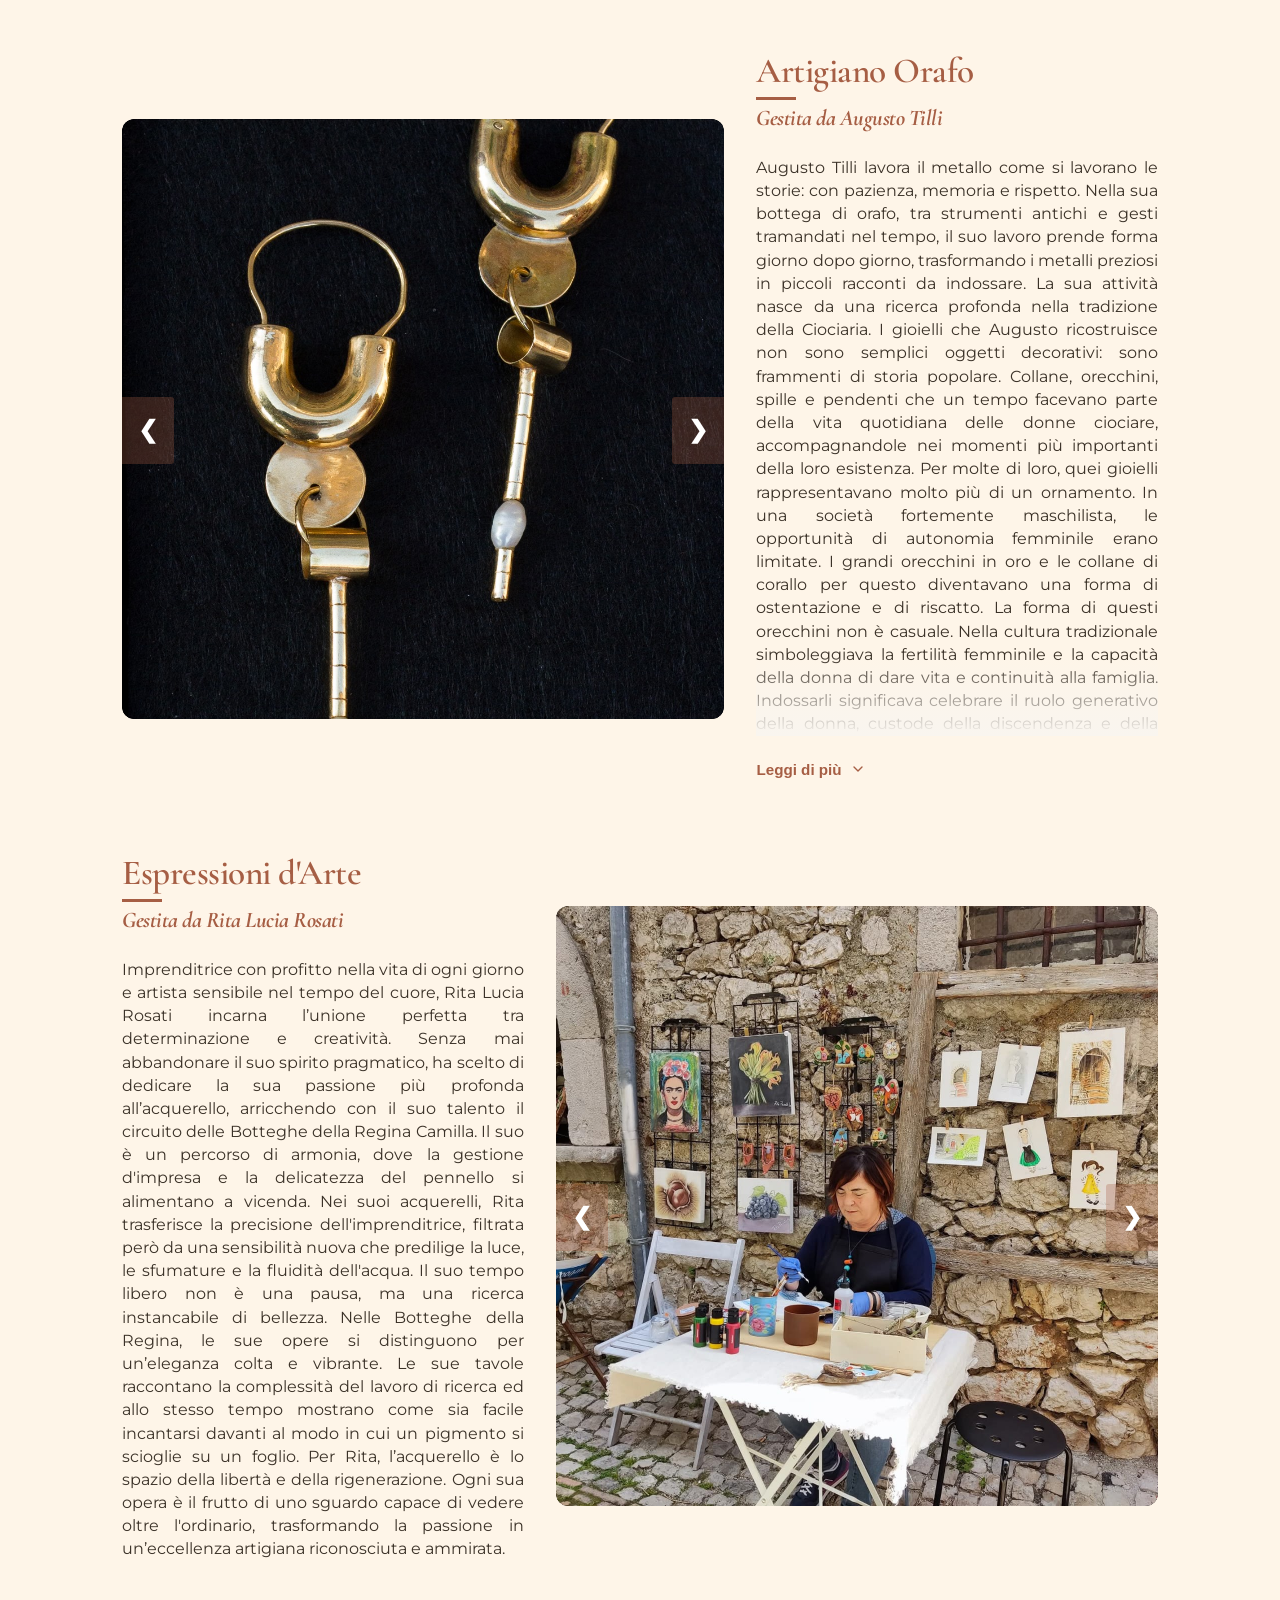
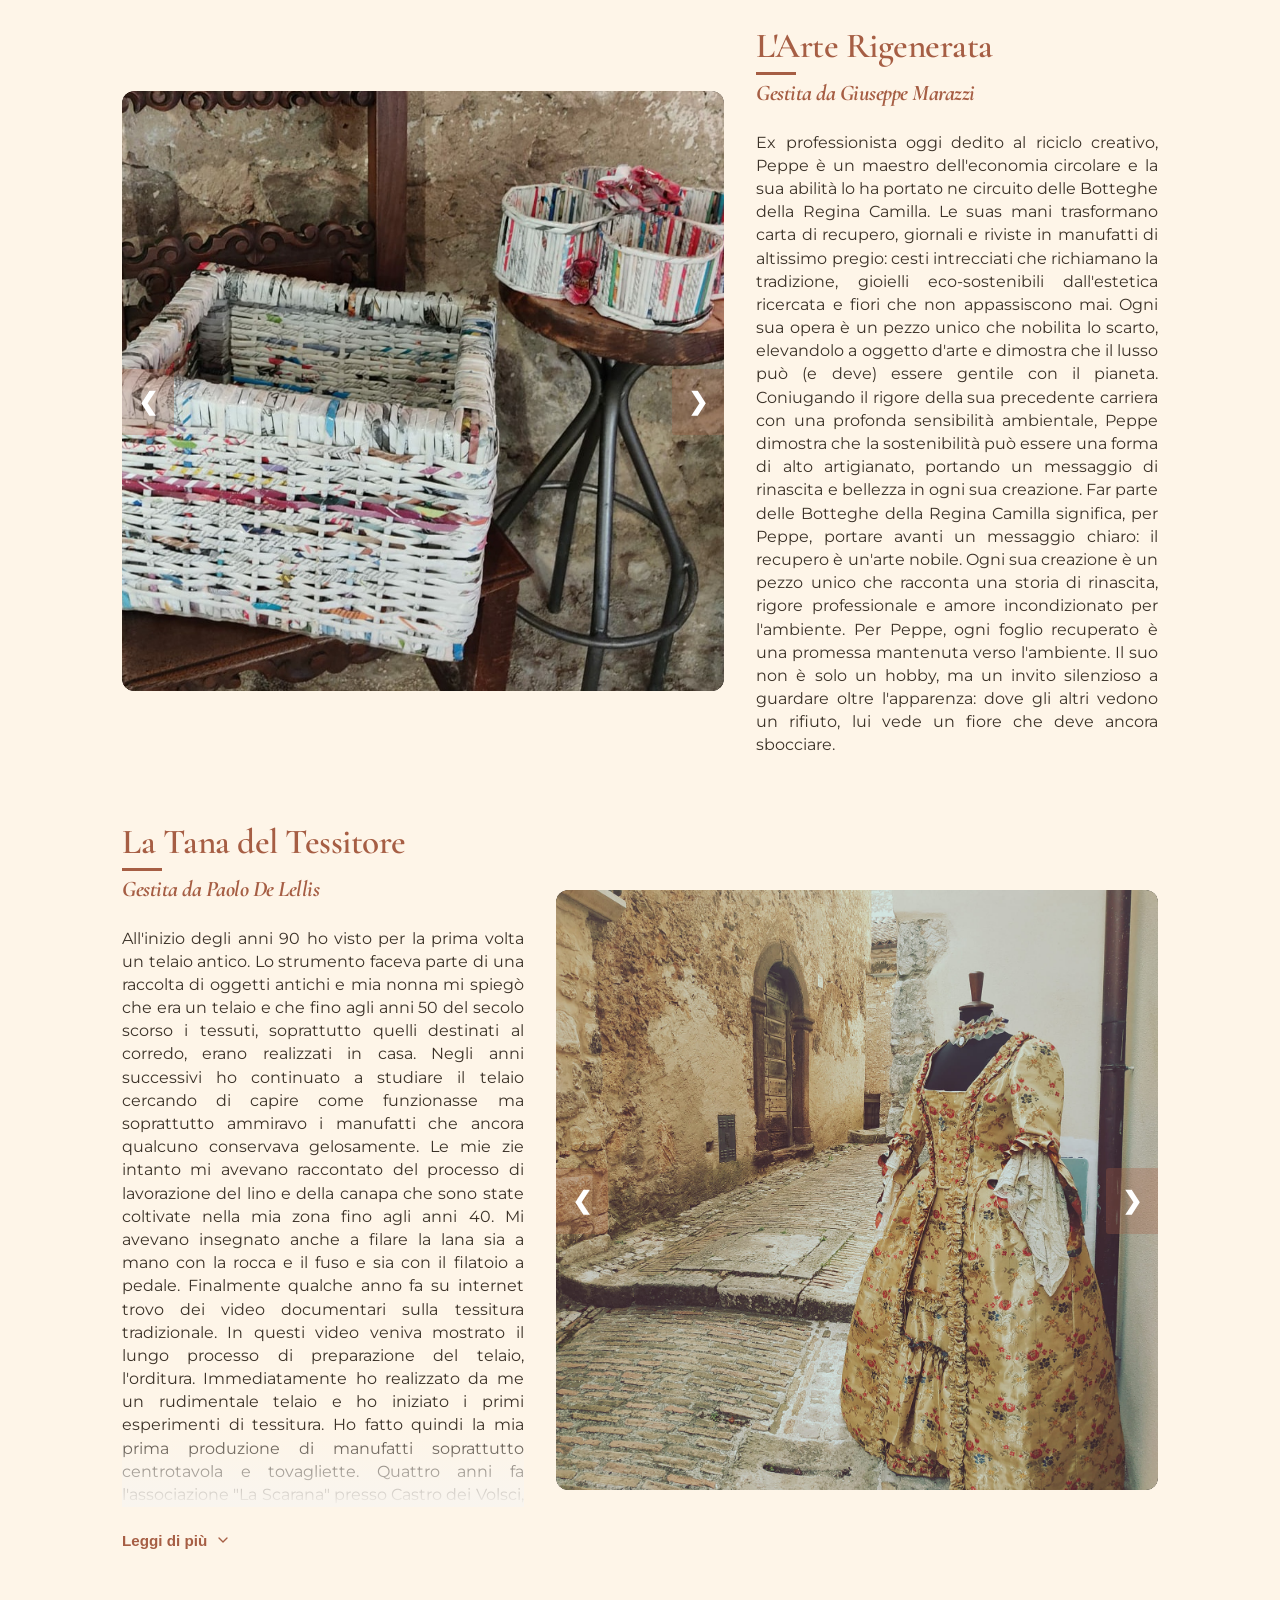
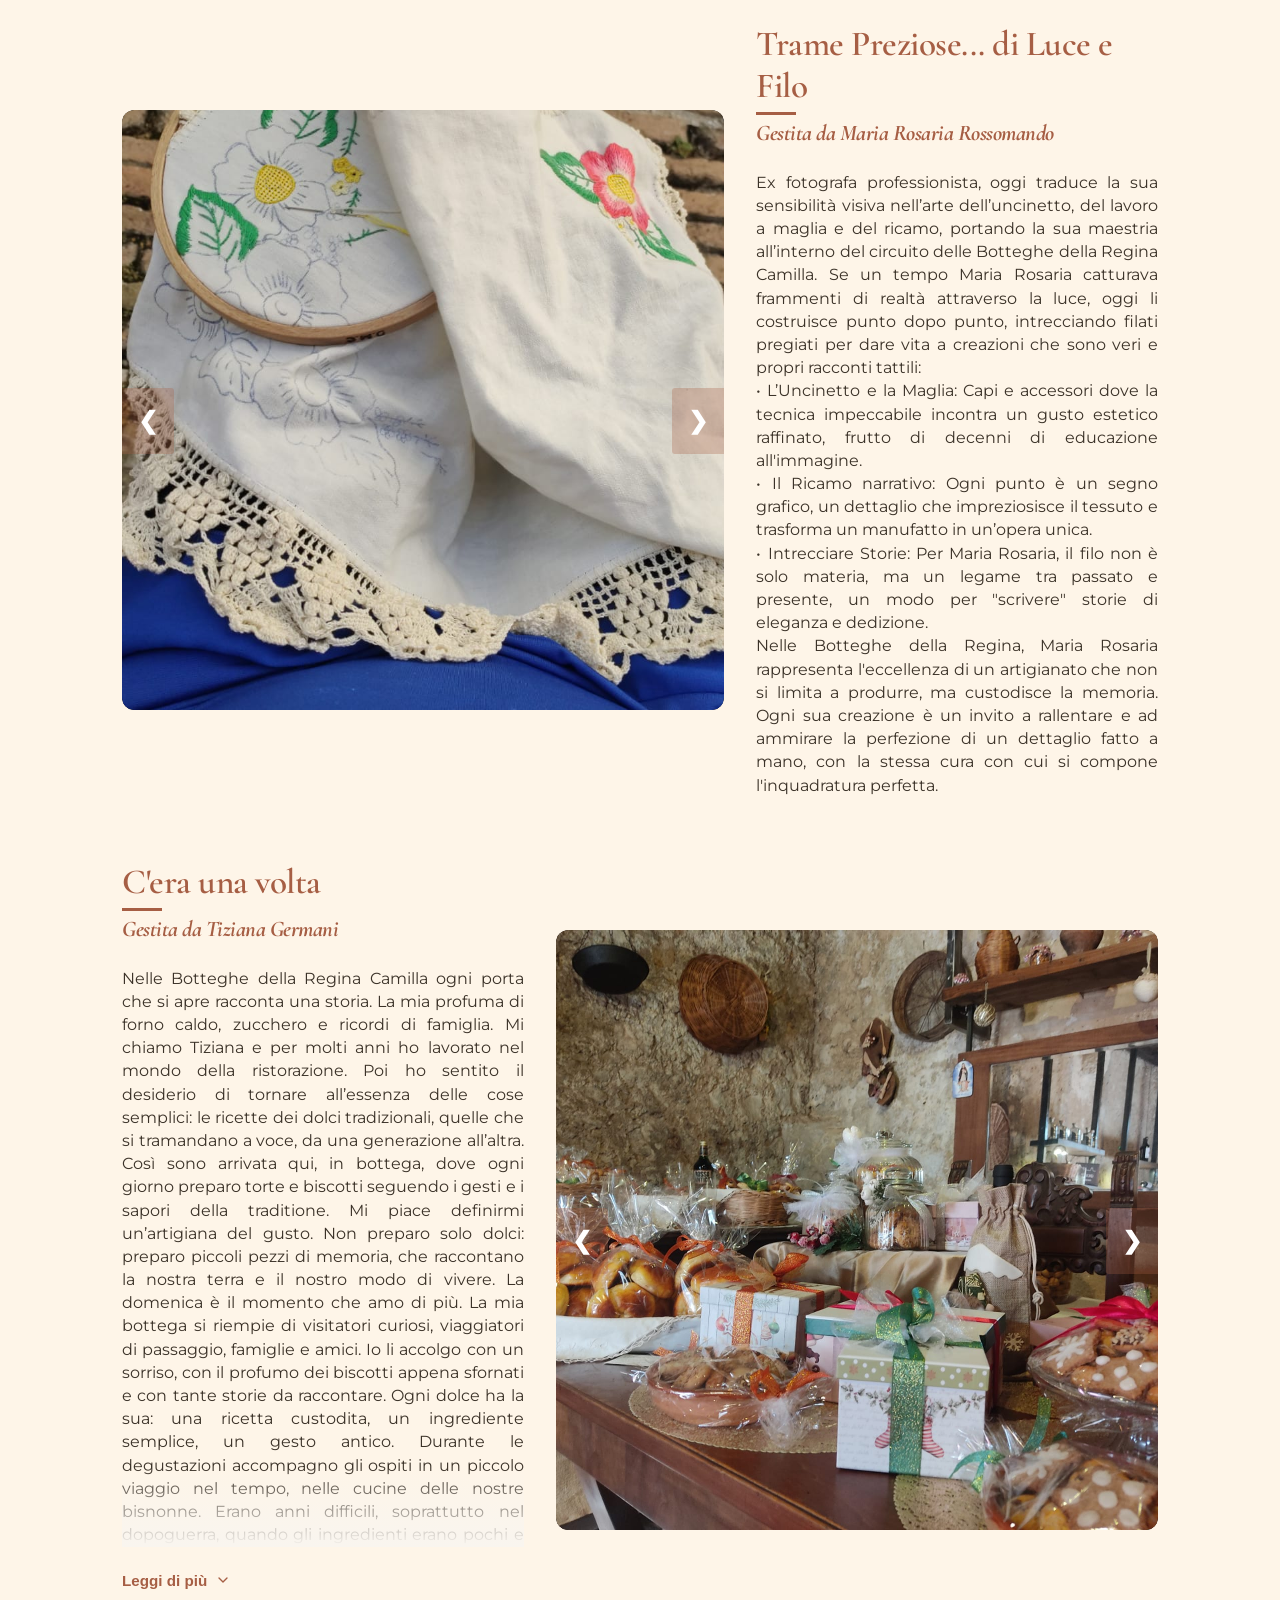
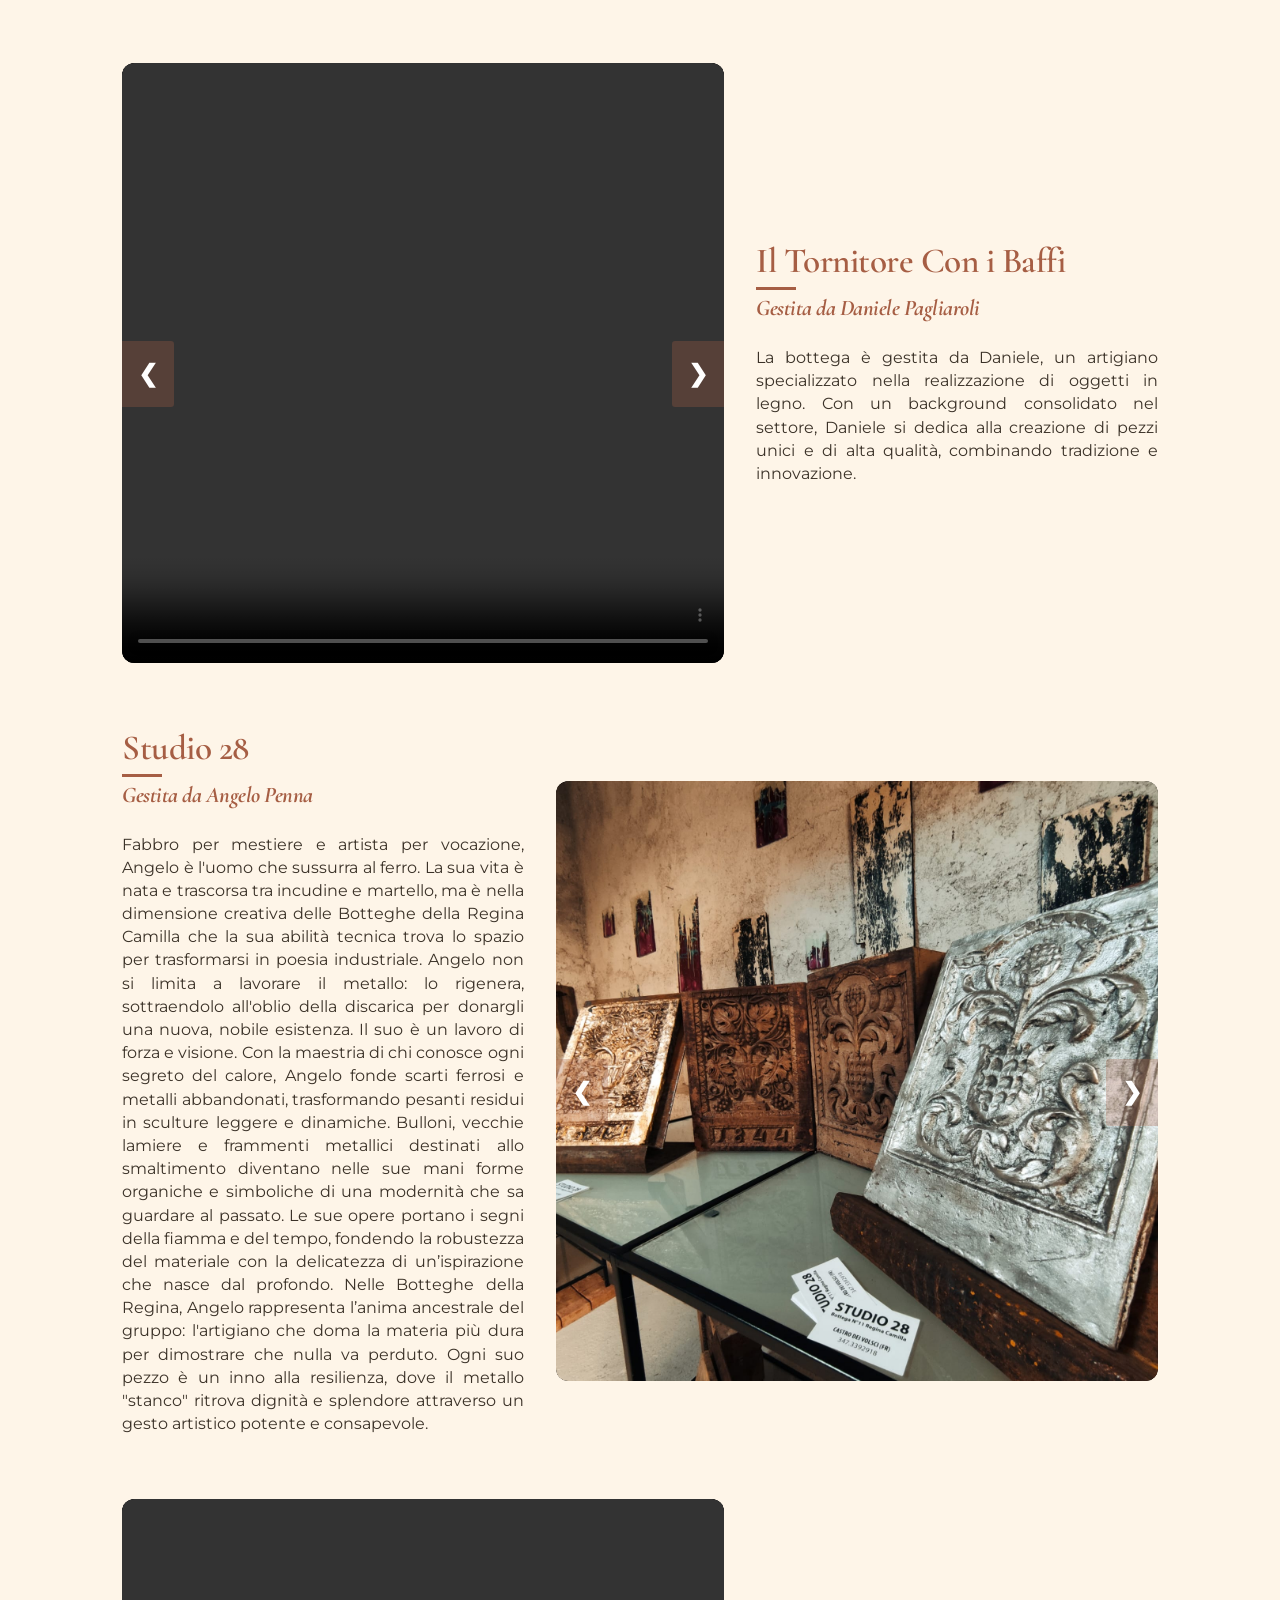
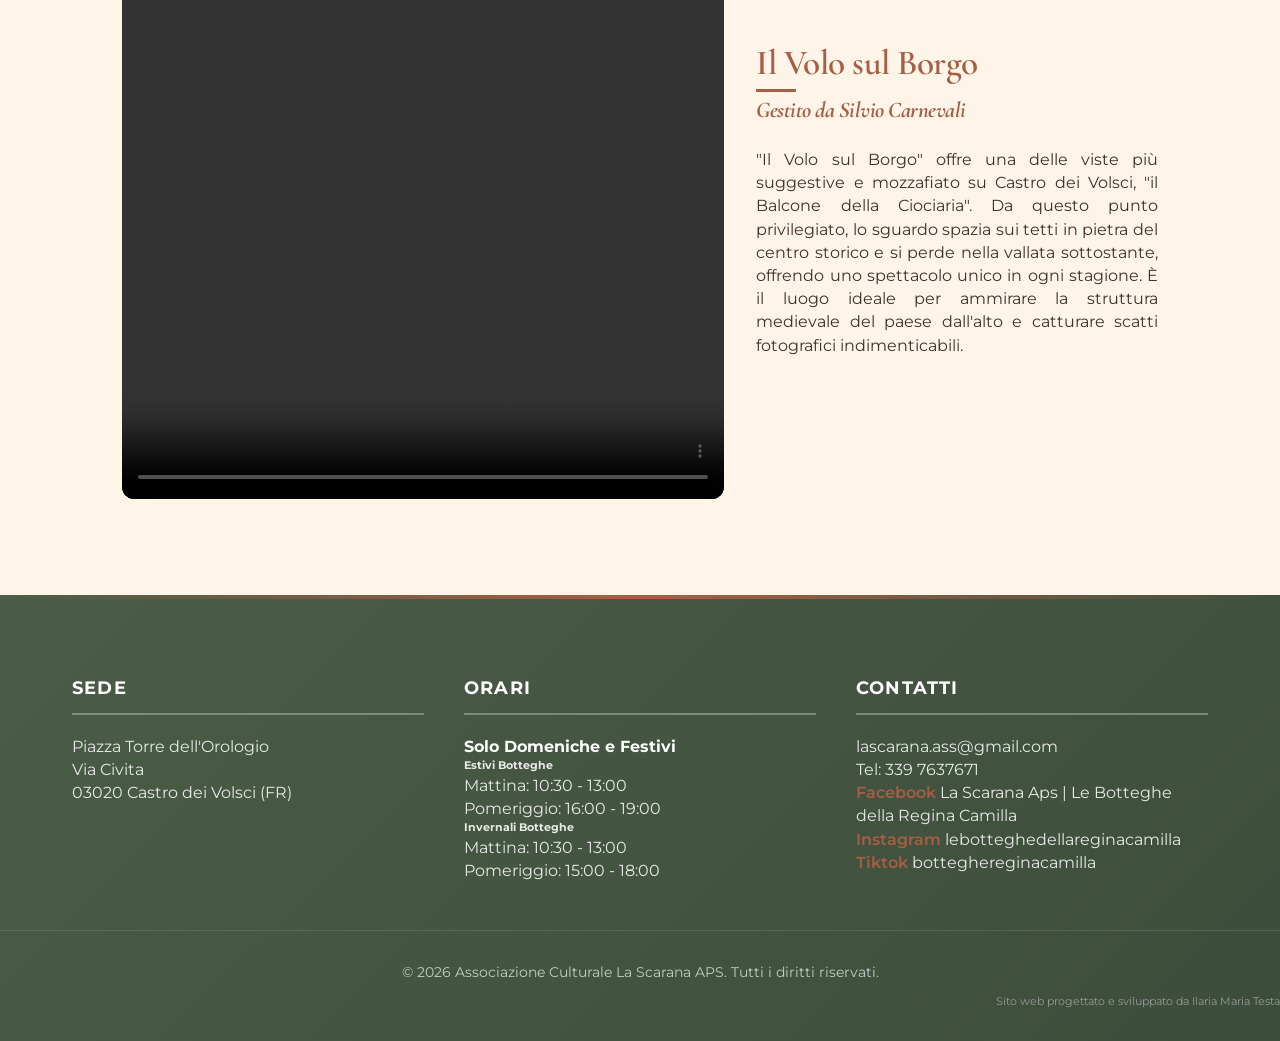
<file: botteghe.html>
<!DOCTYPE html>
<html lang="it">
<head>
    <meta charset="UTF-8">
    <meta name="viewport" content="width=device-width, initial-scale=1.0">
    <title>Le Botteghe - La Scarana</title>
    <link rel="preconnect" href="https://fonts.googleapis.com">
    <link rel="preconnect" href="https://fonts.gstatic.com" crossorigin>
    <link href="https://fonts.googleapis.com/css2?family=Cormorant+Garamond:ital,wght@0,400;0,600;0,700;1,400&family=Montserrat:wght@300;400;500;600&display=swap" rel="stylesheet">
    <link rel="stylesheet" href="style.css">
    <link rel="icon" type="image/png" href="asset/favicon.png">
    <style>
        /* Stile aggiuntivo per gestire l'alternanza automatica delle foto (destra/sinistra) */
        .bottega-section.split-layout {
            display: flex;
            align-items: center;
            gap: 2rem;
            margin-bottom: 4rem;
        }

        /* Di base: Immagine a sinistra, Testo a destra */
        .bottega-section.split-layout .image-box { order: 1; }
        .bottega-section.split-layout .text-box { order: 2; }

        /* Alternanza: Nelle sezioni PARI, invertiamo l'ordine */
        /* Nota: nth-of-type(even) conta le sezioni all'interno del container */
        .container section.bottega-section.split-layout:nth-of-type(even) {
            flex-direction: row-reverse;
        }
        
        /* Responsive: su mobile torniamo alla colonna singola */
        @media (max-width: 768px) {
            .bottega-section.split-layout,
            .container section.bottega-section.split-layout:nth-of-type(even) {
                flex-direction: column;
            }
            .bottega-section.split-layout .image-box,
            .bottega-section.split-layout .text-box {
                order: unset;
                width: 100%;
            }
        }
    </style>
</head>
<body class="page-botteghe">

   <header>
        <nav>
           <a href="index.html" class="site-logo">
    <img src="asset/image_123986672__1_-removebg-preview.png" alt="Logo La Scarana APS">
</a>
            
            <div class="hamburger" id="hamburger">
                <span class="bar"></span>
                <span class="bar"></span>
                <span class="bar"></span>
            </div>

            <ul class="nav-menu">
                <li><a href="index.html">Home</a></li>
                <li><a href="botteghe.html" class="active">Le Botteghe</a></li>
                <li><a href="eventi.html">Eventi</a></li>
                <li><a href="servizi.html">Servizi</a></li>
                <li><a href="contatti.html">Contatti</a></li>
            </ul>
        </nav>
    </header>

    <div class="container">
        <h1 class="section-title" style="margin-top: 4rem;">Le Botteghe della<br>Regina Camilla</h1>
        
        <div class="text-block">
            <p>Uno dei progetti centrali dell'associazione è quello di coordinare le botteghe della Regina Camilla. Un intreccio di maestranze e abilità manuali che raccontano la storia del nostro territorio.</p>
        </div>

    
<!-- INIZIO SEZIONE MAPPA -->
        <h2 class="section-title" style="margin-top: 4rem; text-align: center;">Mappa delle Botteghe</h2>
        <div class="map-container" style="text-align: center; margin: 2rem 0;">
            <img src="asset/mappabotteghe.jpeg" alt="Mappa delle Botteghe Artigiane" style="max-width: 100%; height: auto; border-radius: 12px; box-shadow: 0 4px 8px rgba(0,0,0,0.1);">
        </div>
        <!-- FINE SEZIONE MAPPA -->
        <h2 class="section-title" style="margin-top: 4rem;">Scopri le Botteghe</h2>
        
        <ul class="botteghe-nav">
            <li><a href="#luisa">Variazione_13 <span>↓</span></a></li>
            <li><a href="#nuovo-antico">Nuovo come Antico <span>↓</span></a></li>
            <li><a href="#bontà-castresi">Bontà Castresi <span>↓</span></a></li>
            <li><a href="#mamma-ciociara">Mamma Ciociara <span>↓</span></a></li>
            <li><a href="#orafo">Arte Orafa <span>↓</span></a></li>
            <li><a href="#espressioni-arte">Espressioni d'Arte <span>↓</span></a></li>
            <li><a href="#carta-reciclo">Eco intrecci <span>↓</span></a></li>
            <li><a href="#tana-tessitore">La Tana del Tessitore <span>↓</span></a></li>
            <li><a href="#trame-preziose">Trame Preziose <span>↓</span></a></li>
            <li><a href="#c-era-volta">C'era una volta <span>↓</span></a></li>
            <li><a href="#torniatore">Il Tornitore con i Baffi <span>↓</span></a></li>
            <li><a href="#studio-28">Studio 28 <span>↓</span></a></li>
            <li><a href="#volo">Il Volo sul Borgo <span>↓</span></a></li>
        </ul>

        <section id="luisa" class="bottega-section split-layout">
            <div class="image-box" style="padding: 0; background: transparent; box-shadow: none; flex: 1.5; height: 550px;">
                <div class="carousel-container" id="gallery-luisa" style="height: 100%; margin: 0; max-width: 100%;">
                    <div class="carousel-slide fade" style="height: 100%;">
                        <img src="asset/WhatsApp-Image-2026-02-23-at-19.43.05-(1).jpeg" alt="Bambole di pezza" style="height: 100%; width: 100%; object-fit: cover;">
                    </div>
                    <div class="carousel-slide fade" style="height: 100%;">
                        <img src="asset/WhatsApp-Image-2026-02-23-at-19.43.05-(2).jpeg" alt="Decorazioni" style="height: 100%; width: 100%; object-fit: cover;">
                    </div>
                    <div class="carousel-slide fade" style="height: 100%;">
                        <img src="asset/WhatsApp-Image-2026-02-23-at-19.43.05-(3).jpeg" alt="Decorazioni" style="height: 100%; width: 100%; object-fit: cover;">
                    </div>
                    <div class="carousel-slide fade" style="height: 100%;">
                        <img src="asset/sartoria.jpg" alt="Decorazioni" style="height: 100%; width: 100%; object-fit: cover;">
                    </div>
                    <a class="prev" onclick="changeSlide('gallery-luisa', -1)">&#10094;</a>
                    <a class="next" onclick="changeSlide('gallery-luisa', 1)">&#10095;</a>
                </div>
            </div>
            <div class="text-box" style="flex: 1;">
                <h3>Variazione_13</h3>
                <h4 class="bottega-sub">Gestita da Luisa Zomparelli</h4>
                <p>Luisa Zomparelli è un'artigiana che lavora e vive tra le stoffe. La sua formazione presso l'accademia di alta moda Koefia di Roma la porta a realizzare capi unici che guardano alla contemporaneità ma che prendono spunto dalla tradizione locale e non, come per esempio la borsa ispirata al concone. Per le sue creazioni usa tessuti acquistati nei negozi o nei mercatini ma, pensando alla sostenibilità, usa anche vecchie tovaglie, zip rotte scarti di altre lavorazioni che, tra le sue mani cambiano forma acquistando una nuova vita.</p>
            </div>
        </section>

        <section id="nuovo-antico" class="bottega-section split-layout">
            <div class="image-box" style="padding: 0; background: transparent; box-shadow: none; flex: 1.5; height: 550px;">
                <div class="carousel-container" id="gallery-nuovo-antico" style="height: 100%; margin: 0; max-width: 100%;">
                    <div class="carousel-slide fade" style="height: 100%;">
                        <img src="asset/lucia.jpg" alt="Gioielli in ottone" style="height: 100%; width: 100%; object-fit: cover;">
                    </div>
                    <div class="carousel-slide fade" style="height: 100%;">
                        <img src="asset/lucia-2.jpg" alt="Dettaglio incisione" style="height: 100%; width: 100%; object-fit: cover;">
                    </div>
                    <div class="carousel-slide fade" style="height: 100%;">
                        <img src="asset/_lucia3.jpg" alt="Dettaglio incisione" style="height: 100%; width: 100%; object-fit: cover;">
                    </div>
                    <div class="carousel-slide fade" style="height: 100%;">
                        <img src="asset/foglie-lucia.jpg" alt="Dettaglio incisione" style="height: 100%; width: 100%; object-fit: cover;">
                    </div>
                    <a class="prev" onclick="changeSlide('gallery-nuovo-antico', -1)">&#10094;</a>
                    <a class="next" onclick="changeSlide('gallery-nuovo-antico', 1)">&#10095;</a>
                </div>
            </div>
            <div class="text-box" style="flex: 1;">
                <h3>Nuovo come Antico</h3>
                <h4 class="bottega-sub">Gestita da Lucia Rossi</h4>
                <div class="text-content text-collapsed">
                    <p>Nel cuore di una tradizione che attraversa i secoli nasce Nuovo come Antico, la bottega in cui Lucia lavora rame e ottone trasformandoli in piccoli racconti da indossare. Ogni pezzo nasce dal gesto lento dell’artigianato: il metallo viene tagliato, martellato, inciso e piegato fino a trovare la sua forma. Non esistono produzioni in serie, ma oggetti unici, costruiti uno alla volta, seguendo il ritmo della mano e della materia. Ma la storia di questi gioielli inizia molto prima della bottega. L’ispirazione viene dal territorio e dal suo vissuto. Non sono semplicemente oggetti osservati nei libri o nelle vetrine: sono reperti che lei stessa ha contribuito a riportare alla luce durante scavi archeologici. Lucia infatti lavora da 30 anni nel Museo Civico Archeologico di Castro dei Volsci e molti ornamenti prendono forma proprio osservando i monili conservati nel Museo: gioielli provenienti da tombe altomedievali e antichi ex voto di epoca romana e volsca, oggetti che raccontano la relazione tra corpo, identità e simbolo. Giorno dopo giorno ha osservato queste forme antiche ed oggi le reinterpreta in chiave contemporanea. I motivi geometrici, i segni incisi, le piccole imperfezioni del metallo diventano elementi di un linguaggio nuovo, capace di mantenere viva la memoria senza copiarla. Così nascono ornamenti personali e gioielli che portano con sé un doppio tempo: quello della terra da cui provengono le idee e quello presente della creazione artigianale. Indossare un oggetto di Nuovo come Antico significa portare con sé un frammento di storia trasformato in gesto quotidiano — un incontro tra memorie antiche, gesti simbolici, territorio e lavoro delle mani. Sarà un dialogo diretto con la storia</p>
                </div>
                <button class="read-more-btn" onclick="toggleText(this)">
                    <span>Leggi di più</span>
                    <svg viewBox="0 0 24 24" fill="none" stroke="currentColor" stroke-width="2" stroke-linecap="round" stroke-linejoin="round">
                        <polyline points="6 9 12 15 18 9"></polyline>
                    </svg>
                </button>
            </div>
        </section>

        <section id="bontà-castresi" class="bottega-section split-layout">
            <div class="image-box" style="padding: 0; background: transparent; box-shadow: none; flex: 1.5; height: 550px;">
                <div class="carousel-container" id="gallery-bontà-castresi" style="height: 100%; margin: 0; max-width: 100%;">
                    <div class="carousel-slide fade" style="height: 100%;">
                        <img src="asset/cucina-2.jpg" alt="Prodotti tipici" style="height: 100%; width: 100%; object-fit: cover;">
                    </div>
                    <div class="carousel-slide fade" style="height: 100%;">
                        <img src="asset/bonta-castresi.jfif" alt="Prodotti tipici" style="height: 100%; width: 100%; object-fit: cover;">
                    </div>
                    <div class="carousel-slide fade" style="height: 100%;">
                        <img src="asset/bontàcastresi.jpg" alt="Prodotti tipici" style="height: 100%; width: 100%; object-fit: cover;">
                    </div>
                    <a class="prev" onclick="changeSlide('gallery-bontà-castresi', -1)">&#10094;</a>
                    <a class="next" onclick="changeSlide('gallery-bontà-castresi', 1)">&#10095;</a>
                </div>
            </div>
            <div class="text-box" style="flex: 1;">
                <h3>Bontà Castresi</h3>
                <h4 class="bottega-sub">Gestita da Clara Rossi e Germana Mantua</h4> <p>Bontà Castresi vi invita a scoprire l'eccellenza enogastronomica locale. Una selezione curata dei migliori prodotti tipici di Castro dei Volsci e della Ciociaria: olio extravergine d'oliva, salumi artigianali, formaggi freschi e stagionati, e i dolci della tradizione, pronti per essere gustati o portati a casa come un prezioso ricordo del borgo.</p>
            </div>
        </section>

        <section id="mamma-ciociara" class="bottega-section split-layout">
            <div class="image-box" style="padding: 0; background: transparent; box-shadow: none; flex: 1.5; height: 550px;">
                <div class="carousel-container" id="gallery-mamma" style="height: 100%; margin: 0; max-width: 100%;">
                    <div class="carousel-slide fade" style="height: 100%;">
                        <img src="asset/WhatsApp-Image-2026-03-18-at-08.54.34.jpeg" alt="Cucina tradizionale" style="height: 100%; width: 100%; object-fit: cover;">
                    </div>
                    
                    <a class="prev" onclick="changeSlide('gallery-mamma', -1)">&#10094;</a>
                    <a class="next" onclick="changeSlide('gallery-mamma', 1)">&#10095;</a>
                </div>
            </div>
          <div class="text-box" style="flex: 1;">

    <div class="text-content text-collapsed">
        <p>Dal 1991 Maria porta avanti con passione il suo negozio di calzature e abbigliamento. Imprenditrice esperta e lungimirante, dopo tanti anni di attività ha scelto di mettersi nuovamente in gioco, puntando sull’unicità e sull’identità del territorio per dare vita a un progetto autentico e distintivo.
        La sua visione nasce dall’incontro tra tradizione e innovazione: ogni creazione racconta una storia, riflette la cultura del luogo e custodisce un valore profondo e riconoscibile. Con grande attenzione ai materiali, alla qualità e al design, Maria trasforma l’eredità della sua terra in accessori e capi eleganti, originali e capaci di distinguersi per raffinatezza e personalità.
        Da questa idea prende forma un accessorio unico: un ombrello che celebra la Ciociaria e rende omaggio alle sue radici. I simboli scelti sono fortemente identitari e carichi di significato: il monumento della Mamma Ciociara, il concone e le antiche calzature, le ciocie, emblemi della storia e della cultura locale.
        Nasce così il brand “La Mamma Ciociara”, che rappresenta anche il nome dell’associazione attualmente in fase di completamento: un progetto che va oltre il prodotto, con l’obiettivo di valorizzare e promuovere il territorio.
        Prima di avviare la realizzazione, il marchio è stato regolarmente registrato presso la CCIAA di Frosinone, tramite il Ministero dello Sviluppo Economico, seguendo tutti i passaggi previsti e nel rispetto dei tempi tecnici di verifica.
        Il progetto ha una visione chiara e ambiziosa: da un lato proporre il prodotto al pubblico privato, dall’altro coinvolgere attivamente tutti i 91 comuni della Ciociaria, offrendo loro un simbolo concreto e rappresentativo dell’identità locale.
        Questo ombrello non è solo un accessorio, ma un racconto da portare con sé: un segno distintivo che unisce storia, cultura ed eleganza.</p>
    </div>
    
    
    <button class="read-more-btn" onclick="toggleText(this)">
        <span>Leggi di più</span>
        <svg viewBox="0 0 24 24" fill="none" stroke="currentColor" stroke-width="2" stroke-linecap="round" stroke-linejoin="round">
            <polyline points="6 9 12 15 18 9"></polyline>
        </svg>
    </button>
</div>
        </section>

        <section id="orafo" class="bottega-section split-layout">
            <div class="image-box" style="padding: 0; background: transparent; box-shadow: none; flex: 1.5; height: 550px;">
                <div class="carousel-container" id="gallery-orafo" style="height: 100%; margin: 0; max-width: 100%;">
                    <div class="carousel-slide fade" style="height: 100%;">
                        <img src="asset/117168347_702341280363541_2273002783299331781_n.jpg" alt="Vini pregiati" style="height: 100%; width: 100%; object-fit: cover;">
                    </div>
                    <div class="carousel-slide fade" style="height: 100%;">
                        <img src="asset/lucia1.jpg" alt="Lavorazione rame" style="height: 100%; width: 100%; object-fit: cover;">
                    </div>
                    <div class="carousel-slide fade" style="height: 100%;">
                        <img src="asset/gioielli-(1).jpeg" alt="Lavorazione rame" style="height: 100%; width: 100%; object-fit: cover;">
                    </div>
                    <div class="carousel-slide fade" style="height: 100%;">
                        <img src="asset/gioielli-(2).jpeg" alt="Lavorazione rame" style="height: 100%; width: 100%; object-fit: cover;">
                    </div>
                    <div class="carousel-slide fade" style="height: 100%;">
                        <img src="asset/gioielli-(3).jpeg" alt="Lavorazione rame" style="height: 100%; width: 100%; object-fit: cover;">
                    </div>
                    <a class="prev" onclick="changeSlide('gallery-orafo', -1)">&#10094;</a>
                    <a class="next" onclick="changeSlide('gallery-orafo', 1)">&#10095;</a>
                </div>
            </div>
            <div class="text-box" style="flex: 1;">
                <h3>Artigiano Orafo</h3>
                <h4 class="bottega-sub">Gestita da Augusto Tilli</h4>
                <div class="text-content text-collapsed">
                    <p>Augusto Tilli lavora il metallo come si lavorano le storie: con pazienza, memoria e rispetto. Nella sua bottega di orafo, tra strumenti antichi e gesti tramandati nel tempo, il suo lavoro prende forma giorno dopo giorno, trasformando i metalli preziosi in piccoli racconti da indossare. La sua attività nasce da una ricerca profonda nella tradizione della Ciociaria. I gioielli che Augusto ricostruisce non sono semplici oggetti decorativi: sono frammenti di storia popolare. Collane, orecchini, spille e pendenti che un tempo facevano parte della vita quotidiana delle donne ciociare, accompagnandole nei momenti più importanti della loro esistenza. Per molte di loro, quei gioielli rappresentavano molto più di un ornamento. In una società fortemente maschilista, le opportunità di autonomia femminile erano limitate. I grandi orecchini in oro e le collane di corallo per questo diventavano una forma di ostentazione e di riscatto. La forma di questi orecchini non è casuale. Nella cultura tradizionale simboleggiava la fertilità femminile e la capacità della donna di dare vita e continuità alla famiglia. Indossarli significava celebrare il ruolo generativo della donna, custode della discendenza e della continuità della casa. Erano un patrimonio personale, spesso l’unico. Erano un valore da custodire, da tramandare, da vendere o impegnare nei momenti di difficoltà. È da questa consapevolezza che prende forma il lavoro di Augusto Tilli. Ogni gioiello viene ricostruito attraverso tecniche artigianali tradizionali, studiando forme, simboli e lavorazioni del passato. Il risultato non è una semplice riproduzione, ma una nuova vita per oggetti che portano con sé il peso e la dignità delle storie che rappresentano. Nella bottega della Regina Camilla di Augusto, l’oreficeria diventa un atto di memoria. Ogni pezzo racconta la forza silenziosa delle nostre nonne, il loro modo di affermare sé elles in un mondo che spesso le voleva ai margini. Indossare questi gioielli significa portare con sé non solo una tradizione, ma anche il segno di una storia di identità, coraggio e riscatto.</p>
                </div>
                <button class="read-more-btn" onclick="toggleText(this)">
                    <span>Leggi di più</span>
                    <svg viewBox="0 0 24 24" fill="none" stroke="currentColor" stroke-width="2" stroke-linecap="round" stroke-linejoin="round">
                        <polyline points="6 9 12 15 18 9"></polyline>
                    </svg>
                </button>
            </div>
        </section>

        <section id="espressioni-arte" class="bottega-section split-layout">
            <div class="image-box" style="padding: 0; background: transparent; box-shadow: none; flex: 1.5; height: 550px;">
                <div class="carousel-container" id="gallery-espressioni-arte" style="height: 100%; margin: 0; max-width: 100%;">
                    <div class="carousel-slide fade" style="height: 100%;">
                        <img src="asset/WhatsApp-Image-2026-03-15-at-22.00.46.jpeg" alt="Pittura" style="height: 100%; width: 100%; object-fit: cover;">
                    </div>
                    <div class="carousel-slide fade" style="height: 100%;">
                        <img src="asset/acquerello.jpg" alt="Pittura" style="height: 100%; width: 100%; object-fit: cover;">
                    </div>
                    <a class="prev" onclick="changeSlide('gallery-espressioni-arte', -1)">&#10094;</a>
                    <a class="next" onclick="changeSlide('gallery-espressioni-arte', 1)">&#10095;</a>
                </div>
            </div>
            <div class="text-box" style="flex: 1;">
                <h3>Espressioni d'Arte</h3>
                <h4 class="bottega-sub">Gestita da Rita Lucia Rosati</h4>
                <p>Imprenditrice con profitto nella vita di ogni giorno e artista sensibile nel tempo del cuore, Rita Lucia Rosati incarna l’unione perfetta tra determinazione e creatività. Senza mai abbandonare il suo spirito pragmatico, ha scelto di dedicare la sua passione più profonda all’acquerello, arricchendo con il suo talento il circuito delle Botteghe della Regina Camilla. Il suo è un percorso di armonia, dove la gestione d'impresa e la delicatezza del pennello si alimentano a vicenda. Nei suoi acquerelli, Rita trasferisce la precisione dell'imprenditrice, filtrata però da una sensibilità nuova che predilige la luce, le sfumature e la fluidità dell'acqua. Il suo tempo libero non è una pausa, ma una ricerca instancabile di bellezza. Nelle Botteghe della Regina, le sue opere si distinguono per un’eleganza colta e vibrante. Le sue tavole raccontano la complessità del lavoro di ricerca ed allo stesso tempo mostrano come sia facile incantarsi davanti al modo in cui un pigmento si scioglie su un foglio. Per Rita, l’acquerello è lo spazio della libertà e della rigenerazione. Ogni sua opera è il frutto di uno sguardo capace di vedere oltre l'ordinario, trasformando la passione in un’eccellenza artigiana riconosciuta e ammirata.</p>
            </div>
        </section>

        <section id="carta-reciclo" class="bottega-section split-layout">
            <div class="image-box" style="padding: 0; background: transparent; box-shadow: none; flex: 1.5; height: 550px;">
                <div class="carousel-container" id="gallery-carta-riciclo" style="height: 100%; margin: 0; max-width: 100%;">
                    <div class="carousel-slide fade" style="height: 100%;">
                        <img src="asset/riciclo-della-carta-Peppe.jpeg" alt="Scultura" style="height: 100%; width: 100%; object-fit: cover;">
                    </div>
                    <div class="carousel-slide fade" style="height: 100%;">
                        <img src="asset/fiore-carta.jpg" alt="Scultura" style="height: 100%; width: 100%; object-fit: cover;">
                    </div>
                    <div class="carousel-slide fade" style="height: 100%;">
                        <img src="asset/riciclo-della-carta-Peppe.jpeg" alt="Scultura" style="height: 100%; width: 100%; object-fit: cover;">
                    </div>
                    <a class="prev" onclick="changeSlide('gallery-carta-riciclo', -1)">&#10094;</a>
                    <a class="next" onclick="changeSlide('gallery-carta-riciclo', 1)">&#10095;</a>
                </div>
            </div>
            <div class="text-box" style="flex: 1;">
                <h3>L'Arte Rigenerata</h3>
                <h4 class="bottega-sub">Gestita da Giuseppe Marazzi</h4>
                <p>Ex professionista oggi dedito al riciclo creativo, Peppe è un maestro dell'economia circolare e la sua abilità lo ha portato ne circuito delle Botteghe della Regina Camilla. Le suas mani trasformano carta di recupero, giornali e riviste in manufatti di altissimo pregio: cesti intrecciati che richiamano la tradizione, gioielli eco-sostenibili dall'estetica ricercata e fiori che non appassiscono mai. Ogni sua opera è un pezzo unico che nobilita lo scarto, elevandolo a oggetto d'arte e dimostra che il lusso può (e deve) essere gentile con il pianeta. Coniugando il rigore della sua precedente carriera con una profonda sensibilità ambientale, Peppe dimostra che la sostenibilità può essere una forma di alto artigianato, portando un messaggio di rinascita e bellezza in ogni sua creazione. Far parte delle Botteghe della Regina Camilla significa, per Peppe, portare avanti un messaggio chiaro: il recupero è un'arte nobile. Ogni sua creazione è un pezzo unico che racconta una storia di rinascita, rigore professionale e amore incondizionato per l'ambiente. Per Peppe, ogni foglio recuperato è una promessa mantenuta verso l'ambiente. Il suo non è solo un hobby, ma un invito silenzioso a guardare oltre l'apparenza: dove gli altri vedono un rifiuto, lui vede un fiore che deve ancora sbocciare.</p>
            </div>
        </section>

        <section id="tana-tessitore" class="bottega-section split-layout">
            <div class="image-box" style="padding: 0; background: transparent; box-shadow: none; flex: 1.5; height: 550px;">
                <div class="carousel-container" id="gallery-tana-tessitore" style="height: 100%; margin: 0; max-width: 100%;">
                    <div class="carousel-slide fade" style="height: 100%;">
                        <img src="asset/abito-paolo.jpg" alt="Telaio antico" style="height: 100%; width: 100%; object-fit: cover;">
                    </div>
                    <div class="carousel-slide fade" style="height: 100%;">
                        <img src="asset/paolo-tessitura.jpg" alt="Tessitura" style="height: 100%; width: 100%; object-fit: cover;">
                    </div>
                    <div class="carousel-slide fade" style="height: 100%;">
                        <img src="asset/_DSC0748.jpg" alt="Tessitura" style="height: 100%; width: 100%; object-fit: cover;">
                    </div>
                     <div class="carousel-slide fade" style="height: 100%;">
                        <img src="asset/abito-paolo-1.jpg" alt="Tessitura" style="height: 100%; width: 100%; object-fit: cover;">
                    </div>
                    <a class="prev" onclick="changeSlide('gallery-tana-tessitore', -1)">&#10094;</a>
                    <a class="next" onclick="changeSlide('gallery-tana-tessitore', 1)">&#10095;</a>
                </div>
            </div>
            <div class="text-box" style="flex: 1;">
                <h3>La Tana del Tessitore</h3>
                <h4 class="bottega-sub">Gestita da Paolo De Lellis</h4>
                <div class="text-content text-collapsed">
                    <p>All'inizio degli anni 90 ho visto per la prima volta un telaio antico. Lo strumento faceva parte di una raccolta di oggetti antichi e mia nonna mi spiegò che era un telaio e che fino agli anni 50 del secolo scorso i tessuti, soprattutto quelli destinati al corredo, erano realizzati in casa. Negli anni successivi ho continuato a studiare il telaio cercando di capire come funzionasse ma soprattutto ammiravo i manufatti che ancora qualcuno conservava gelosamente. Le mie zie intanto mi avevano raccontato del processo di lavorazione del lino e della canapa che sono state coltivate nella mia zona fino agli anni 40. Mi avevano insegnato anche a filare la lana sia a mano con la rocca e il fuso e sia con il filatoio a pedale. Finalmente qualche anno fa su internet trovo dei video documentari sulla tessitura tradizionale. In questi video veniva mostrato il lungo processo di preparazione del telaio, l'orditura. Immediatamente ho realizzato da me un rudimentale telaio e ho iniziato i primi esperimenti di tessitura. Ho fatto quindi la mia prima produzione di manufatti soprattutto centrotavola e tovagliette. Quattro anni fa l'associazione "La Scarana" presso Castro dei Volsci, cercava un tessitore per rimettere in funzione un telaio antico originale della metà del XVII secolo. Con l'associazione ho aperto la mia bottega "La tana del tessitore" che si trova nel centro storico del paese e fa parte del progetto "Le botteghe della regina Camilla". In bottega oltre a produrre i miei manufatti faccio dimostrazioni pratiche, corsi per adulti, laboratori didattici per le scuole e workshop per turisti interessati. Cerco di sfruttare tutte le possibili trasformazione del tessuto e quindi creo runner, centrotavola, tovagliette all'americana, tappeti, cuscini, borse, e asciugamani. Tutti i manufatti possono essere arricchiti da disegni che vengono realizzati durante la lavorazione.</p>
                </div>
                <button class="read-more-btn" onclick="toggleText(this)">
                    <span>Leggi di più</span>
                    <svg viewBox="0 0 24 24" fill="none" stroke="currentColor" stroke-width="2" stroke-linecap="round" stroke-linejoin="round">
                        <polyline points="6 9 12 15 18 9"></polyline>
                    </svg>
                </button>
            </div>
        </section>

        <section id="trame-preziose" class="bottega-section split-layout">
            <div class="image-box" style="padding: 0; background: transparent; box-shadow: none; flex: 1.5; height: 550px;">
                <div class="carousel-container" id="gallery-trame-preziose" style="height: 100%; margin: 0; max-width: 100%;">
                    <div class="carousel-slide fade" style="height: 100%;">
                        <img src="asset/ricamo-(1).jpg" alt="Vini pregiati" style="height: 100%; width: 100%; object-fit: cover;">
                    </div>
                    <div class="carousel-slide fade" style="height: 100%;">
                        <img src="asset/ricamo-(2).jpg" alt="Degustazione" style="height: 100%; width: 100%; object-fit: cover;">
                    </div>
                    <div class="carousel-slide fade" style="height: 100%;">
                        <img src="asset/ricamo-(3).jpg" alt="Degustazione" style="height: 100%; width: 100%; object-fit: cover;">
                    </div>
                     <div class="carousel-slide fade" style="height: 100%;">
                        <img src="asset/_D3B2381.jpg" alt="Degustazione" style="height: 100%; width: 100%; object-fit: cover;">
                    </div>
                    <a class="prev" onclick="changeSlide('gallery-trame-preziose', -1)">&#10094;</a>
                    <a class="next" onclick="changeSlide('gallery-trame-preziose', 1)">&#10095;</a>
                </div>
            </div>
            <div class="text-box" style="flex: 1;">
                <h3>Trame Preziose... di Luce e Filo</h3>
                <h4 class="bottega-sub">Gestita da Maria Rosaria Rossomando</h4>
                <p>Ex fotografa professionista, oggi traduce la sua sensibilità visiva nell’arte dell’uncinetto, del lavoro a maglia e del ricamo, portando la sua maestria all’interno del circuito delle Botteghe della Regina Camilla. Se un tempo Maria Rosaria catturava frammenti di realtà attraverso la luce, oggi li costruisce punto dopo punto, intrecciando filati pregiati per dare vita a creazioni che sono veri e propri racconti tattili:<br>
• L’Uncinetto e la Maglia: Capi e accessori dove la tecnica impeccabile incontra un gusto estetico raffinato, frutto di decenni di educazione all'immagine.<br>
• Il Ricamo narrativo: Ogni punto è un segno grafico, un dettaglio che impreziosisce il tessuto e trasforma un manufatto in un’opera unica.<br>
• Intrecciare Storie: Per Maria Rosaria, il filo non è solo materia, ma un legame tra passato e presente, un modo per "scrivere" storie di eleganza e dedizione.<br>
Nelle Botteghe della Regina, Maria Rosaria rappresenta l'eccellenza di un artigianato che non si limita a produrre, ma custodisce la memoria. Ogni sua creazione è un invito a rallentare e ad ammirare la perfezione di un dettaglio fatto a mano, con la stessa cura con cui si compone l'inquadratura perfetta. </p>
            </div>
        </section>

        <section id="c-era-volta" class="bottega-section split-layout">
            <div class="image-box" style="padding: 0; background: transparent; box-shadow: none; flex: 1.5; height: 550px;">
                <div class="carousel-container" id="gallery-cera-volta" style="height: 100%; margin: 0; max-width: 100%;">
                        <div class="carousel-slide fade" style="height: 100%;">
                        <img src="asset/tiziana-1.jpg" alt="Confetture" style="height: 100%; width: 100%; object-fit: cover;">
                    </div>
                    <div class="carousel-slide fade" style="height: 100%;">
                        <img src="asset/cucina-1.jpg" alt="Confetture" style="height: 100%; width: 100%; object-fit: cover;">
                    </div>
                    <div class="carousel-slide fade" style="height: 100%;">
                        <img src="asset/Immagine-WhatsApp-2024-02-09-ore-16.32.19_dafa4bfe.jpg" alt="Confetture" style="height: 100%; width: 100%; object-fit: cover;">
                    </div>
                    <a class="prev" onclick="changeSlide('gallery-cera-volta', -1)">&#10094;</a>
                    <a class="next" onclick="changeSlide('gallery-cera-volta', 1)">&#10095;</a>
                </div>
            </div>
            <div class="text-box" style="flex: 1;">
                <h3>C'era una volta</h3>
                <h4 class="bottega-sub">Gestita da Tiziana Germani</h4>
                <div class="text-content text-collapsed">
                    <p>Nelle Botteghe della Regina Camilla ogni porta che si apre racconta una storia. La mia profuma di forno caldo, zucchero e ricordi di famiglia. Mi chiamo Tiziana e per molti anni ho lavorato nel mondo della ristorazione. Poi ho sentito il desiderio di tornare all’essenza delle cose semplici: le ricette dei dolci tradizionali, quelle che si tramandano a voce, da una generazione all’altra. Così sono arrivata qui, in bottega, dove ogni giorno preparo torte e biscotti seguendo i gesti e i sapori della traditione. Mi piace definirmi un’artigiana del gusto. Non preparo solo dolci: preparo piccoli pezzi di memoria, che raccontano la nostra terra e il nostro modo di vivere. La domenica è il momento che amo di più. La mia bottega si riempie di visitatori curiosi, viaggiatori di passaggio, famiglie e amici. Io li accolgo con un sorriso, con il profumo dei biscotti appena sfornati e con tante storie da raccontare. Ogni dolce ha la sua: una ricetta custodita, un ingrediente semplice, un gesto antico. Durante le degustazioni accompagno gli ospiti in un piccolo viaggio nel tempo, nelle cucine delle nostre bisnonne. Erano anni difficili, soprattutto nel dopoguerra, quando gli ingredienti erano pochi e preziosi. Eppure, grazie alla condivisione e alla solidarietà tra vicini, si riusciva ad accendere i forni a legna e a sfornare ciambelle e biscotti che riempivano le case di profumi indimenticabili. Erano dolci semplici, ma avevano il sapore della casa, della resistenza, del sacrificio e dell’amore per la famiglia. Per me far parte delle Botteghe della Regina Camilla significa proprio questo: custodire una tradizione e farla vivere ancora oggi. Raccontarla a chi arriva da lontano, condividerla con chi è curioso di scoprire non solo un dolce, ma la storia che lo accompagna. Perché a volte basta un biscotto, appena sfornato, per capire davvero il cuore di un luogo. Non è un caso se la mia bottega l’ho chiamata “C’era una volta”.</p>
                </div>
                <button class="read-more-btn" onclick="toggleText(this)">
                    <span>Leggi di più</span>
                    <svg viewBox="0 0 24 24" fill="none" stroke="currentColor" stroke-width="2" stroke-linecap="round" stroke-linejoin="round">
                        <polyline points="6 9 12 15 18 9"></polyline>
                    </svg>
                </button>
            </div>
        </section>

        <section id="torniatore" class="bottega-section split-layout">
            <div class="image-box" style="padding: 0; background: transparent; box-shadow: none; flex: 1.5; height: 550px;">
                <div class="carousel-container" id="gallery-torniatore" style="height: 100%; margin: 0; max-width: 100%;">
                
                    <div class="carousel-slide fade" style="height: 100%;">
                        <video src="asset/VideoTornia.mp4" controls style="height: 100%; width: 100%; object-fit: cover; background-color: #000;"></video>
                    </div>
                    <div class="carousel-slide fade" style="height: 100%;">
                        <img src="asset/tornia.jpeg" alt="Scultura" style="height: 100%; width: 100%; object-fit: cover;">
                    </div>
                    <div class="carousel-slide fade" style="height: 100%;">
                        <img src="asset/WhatsApp-Image-2026-03-22-at-20.51.54.jpeg" alt="Scultura" style="height: 100%; width: 100%; object-fit: cover;">
                    </div>
                     <div class="carousel-slide fade" style="height: 100%;">
                        <img src="asset/WhatsApp-Image-2026-03-22-at-20.51.56.jpeg" alt="Degustazione" style="height: 100%; width: 100%; object-fit: cover;">
                    </div>
                    <a class="prev" onclick="changeSlide('gallery-torniatore', -1)">&#10094;</a>
                    <a class="next" onclick="changeSlide('gallery-torniatore', 1)">&#10095;</a>
                </div>
            </div>
            <div class="text-box" style="flex: 1;">
                <h3>Il Tornitore Con i Baffi</h3>
                <h4 class="bottega-sub">Gestita da Daniele Pagliaroli</h4>
                <p>La bottega è gestita da Daniele, un artigiano specializzato nella realizzazione di oggetti in legno. Con un background consolidato nel settore, Daniele si dedica alla creazione di pezzi unici e di alta qualità, combinando tradizione e innovazione.</p>
            </div>
        </section>

        <section id="studio-28" class="bottega-section split-layout">
            <div class="image-box" style="padding: 0; background: transparent; box-shadow: none; flex: 1.5; height: 550px;">
                <div class="carousel-container" id="gallery-studio-28" style="height: 100%; margin: 0; max-width: 100%;">
                    <div class="carousel-slide fade" style="height: 100%;">
                        <img src="asset/il-fabbro.jpeg" alt="Degustazione" style="height: 100%; width: 100%; object-fit: cover;">
                    </div>
                    <div class="carousel-slide fade" style="height: 100%;">
                        <img src="asset/camilla-istallazione.jpeg" alt="Degustazione" style="height: 100%; width: 100%; object-fit: cover;">
                    </div>
                    
                    <a class="prev" onclick="changeSlide('gallery-studio-28', -1)">&#10094;</a>
                    <a class="next" onclick="changeSlide('gallery-studio-28', 1)">&#10095;</a>
                </div>
            </div>
            <div class="text-box" style="flex: 1;">
                <h3>Studio 28</h3>
                <h4 class="bottega-sub">Gestita da Angelo Penna</h4>
                <p>Fabbro per mestiere e artista per vocazione, Angelo è l'uomo che sussurra al ferro. La sua vita è nata e trascorsa tra incudine e martello, ma è nella dimensione creativa delle Botteghe della Regina Camilla che la sua abilità tecnica trova lo spazio per trasformarsi in poesia industriale. Angelo non si limita a lavorare il metallo: lo rigenera, sottraendolo all'oblio della discarica per donargli una nuova, nobile esistenza. Il suo è un lavoro di forza e visione. Con la maestria di chi conosce ogni segreto del calore, Angelo fonde scarti ferrosi e metalli abbandonati, trasformando pesanti residui in sculture leggere e dinamiche. Bulloni, vecchie lamiere e frammenti metallici destinati allo smaltimento diventano nelle sue mani forme organiche e simboliche di una modernità che sa guardare al passato. Le sue opere portano i segni della fiamma e del tempo, fondendo la robustezza del materiale con la delicatezza di un’ispirazione che nasce dal profondo. Nelle Botteghe della Regina, Angelo rappresenta l’anima ancestrale del gruppo: l'artigiano che doma la materia più dura per dimostrare che nulla va perduto. Ogni suo pezzo è un inno alla resilienza, dove il metallo "stanco" ritrova dignità e splendore attraverso un gesto artistico potente e consapevole.</p>
            </div>
        </section>

        <section id="volo" class="bottega-section split-layout">
            <div class="image-box" style="padding: 0; background: transparent; box-shadow: none; flex: 1.5; height: 550px;">
                <div class="carousel-container" id="gallery-volo" style="height: 100%; margin: 0; max-width: 100%;">
                    <div class="carousel-slide fade" style="height: 100%;">
                       <video src="asset/volosulborgo.mp4" controls style="height: 100%; width: 100%; object-fit: cover; background-color: #000;"></video>
                    </div>
                     
                    <a class="prev" onclick="changeSlide('gallery-volo', -1)">&#10094;</a>
                    <a class="next" onclick="changeSlide('gallery-volo', 1)">&#10095;</a>
                </div>
            </div>
            <div class="text-box" style="flex: 1;">
                <h3>Il Volo sul Borgo</h3>
                <h4 class="bottega-sub">Gestito da Silvio Carnevali</h4> <p>"Il Volo sul Borgo" offre una delle viste più suggestive e mozzafiato su Castro dei Volsci, "il Balcone della Ciociaria". Da questo punto privilegiato, lo sguardo spazia sui tetti in pietra del centro storico e si perde nella vallata sottostante, offrendo uno spettacolo unico in ogni stagione. È il luogo ideale per ammirare la struttura medievale del paese dall'alto e catturare scatti fotografici indimenticabili.</p>
            </div>
        </section>

    </div>

<footer>
    <div class="footer-content">
       
        
        <div class="footer-col">
            <h5>Sede</h5>
            <p>Piazza Torre dell'Orologio<br>Via Civita<br>03020 Castro dei Volsci (FR)</p>
        </div>
        
        <div class="footer-col">
            <h5>Orari</h5>
            <h7>Solo Domeniche e Festivi</h7>
            <h6>Estivi Botteghe</h6>
            <p>Mattina: 10:30 - 13:00<br>Pomeriggio: 16:00 - 19:00</p>
            <h6>Invernali Botteghe</h6>
            <p>Mattina: 10:30 - 13:00<br>Pomeriggio: 15:00 - 18:00</p>
        </div>
        
        <div class="footer-col" id="contatti">
            <h5>Contatti</h5>
            <p>
                <a href="mailto:lascarana.ass@gmail.com">lascarana.ass@gmail.com</a><br>
                Tel: 339 7637671
            </p>
            <div class="social-links">
                <a href="https://www.facebook.com/LaScaranaAPS" target="_blank" rel="noopener noreferrer">Facebook</a> La Scarana Aps | Le Botteghe della Regina Camilla
                <p><a href="https://www.instagram.com/lebotteghedellareginacamilla" target="_blank" rel="noopener noreferrer">Instagram</a> lebotteghedellareginacamilla </p>
                <a href="https://www.tiktok.com/@botteghereginacamilla" target="_blank" rel="noopener noreferrer">Tiktok</a> botteghereginacamilla
            </div>
        </div>
    </div>
    
    <div class="copyright">
        &copy; 2026 Associazione Culturale La Scarana APS. Tutti i diritti riservati.
    </div>

     <div class="designer">
        Sito web progettato e sviluppato da Ilaria Maria Testa
    </div>

</footer>
    <script src="script.js"></script>
</body>
</html>
</file>
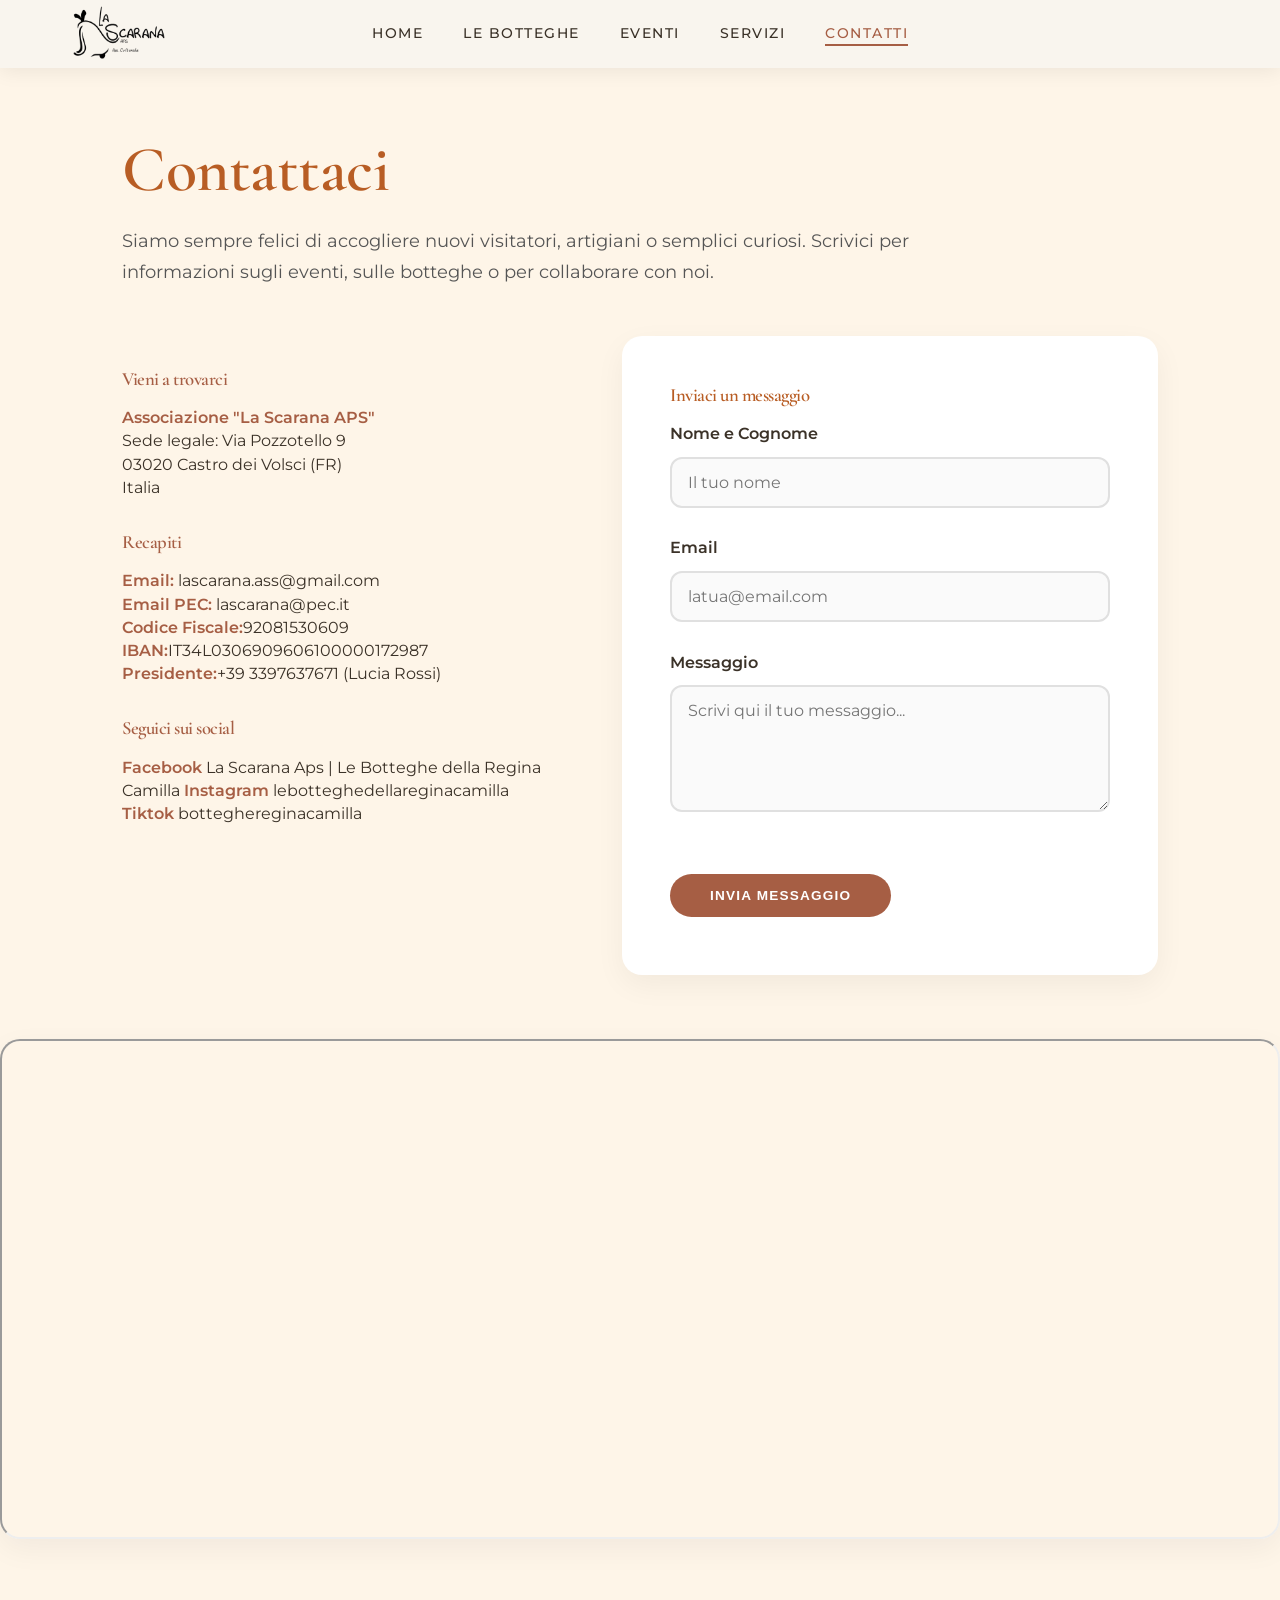
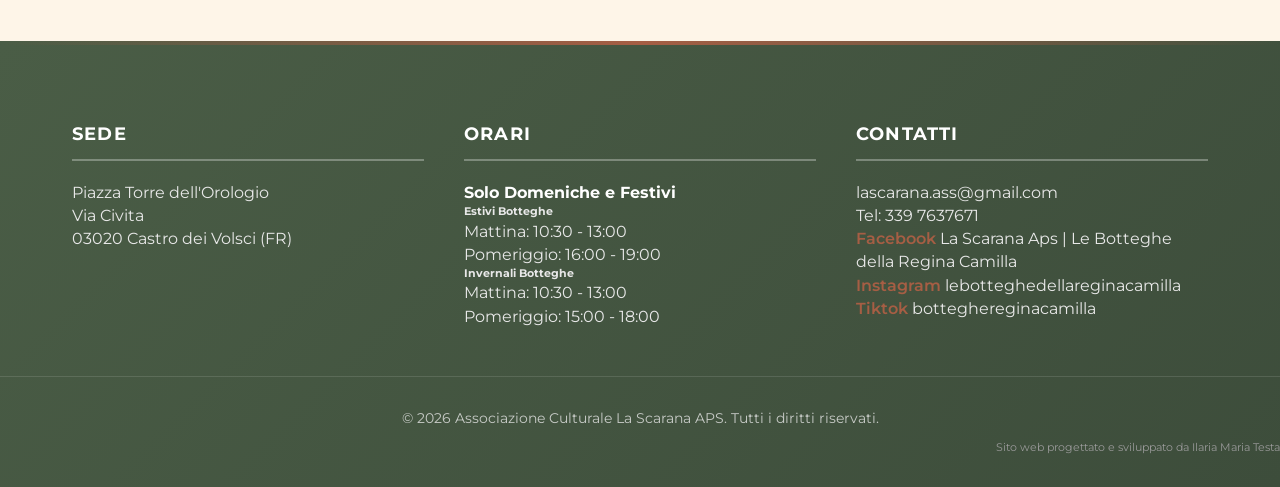
<file: contatti.html>
<!DOCTYPE html>
<html lang="it">
<head>
    <meta charset="UTF-8">
    <meta name="viewport" content="width=device-width, initial-scale=1.0">
    <title>Contatti - La Scarana</title
    <link rel="preconnect" href="https://fonts.googleapis.com">
<link rel="preconnect" href="https://fonts.gstatic.com" crossorigin>
<link href="https://fonts.googleapis.com/css2?family=Cormorant+Garamond:ital,wght@0,400;0,600;0,700;1,400&family=Montserrat:wght@300;400;500;600&display=swap" rel="stylesheet">
    <link rel="stylesheet" href="style.css">
    <link rel="icon" type="image/png" href="asset/favicon.png">
</head>
<body class="page-contatti">


    <header>
        <nav>
             <a href="index.html" class="site-logo">
    <img src="asset/image_123986672__1_-removebg-preview.png" alt="Logo La Scarana APS">
</a>
            
            <div class="hamburger" id="hamburger">
                <span class="bar"></span>
                <span class="bar"></span>
                <span class="bar"></span>
            </div>

            <ul class="nav-menu">
                <li><a href="index.html">Home</a></li>
                <li><a href="botteghe.html">Le Botteghe</a></li>
                <li><a href="eventi.html">Eventi</a></li>
                <li><a href="servizi.html">Servizi</a></li>
                <li><a href="contatti.html"class="active">Contatti</a></li>
            </ul>
        </nav>
    </header>

    <div class="container">
        <h1 class="section-title" style="margin-top: 4rem;">Contattaci</h1>
        <p class="text-block">Siamo sempre felici di accogliere nuovi visitatori, artigiani o semplici curiosi. Scrivici per informazioni sugli eventi, sulle botteghe o per collaborare con noi.</p>

        <div class="contact-wrapper">
            
            <div class="contact-info">
                <h3>Vieni a trovarci</h3>
                <p>
                    <strong>Associazione "La Scarana APS"</strong><br>
                    Sede legale: Via Pozzotello 9<br>
                    03020 Castro dei Volsci (FR)<br>
                    Italia
                </p>
                
                <h3 style="margin-top: 2rem;">Recapiti</h3>
                <p>
                    <strong>Email:</strong> lascarana.ass@gmail.com<br>
                    <strong>Email PEC:</strong> lascarana@pec.it<br>
                    <strong>Codice Fiscale:</strong>92081530609 <br>
                    <strong>IBAN:</strong>IT34L0306909606100000172987<br>
                    <strong>Presidente:</strong>+39 3397637671 (Lucia Rossi)
                </p>

                <h3 style="margin-top: 2rem;">Seguici sui social</h3>
                <div class="social-links">
                    <a href="#">Facebook</a> La Scarana Aps | Le Botteghe della Regina Camilla
                    <a href="#">Instagram</a> lebotteghedellareginacamilla
                    <a href="#">Tiktok</a> botteghereginacamilla
                </div>
            </div>

            <div class="contact-form">
                <h3>Inviaci un messaggio</h3>
                <form action="#" method="POST">
                    <div class="form-group">
                        <label for="nome">Nome e Cognome</label>
                        <input type="text" id="nome" name="nome" placeholder="Il tuo nome" required>
                    </div>
                    
                    <div class="form-group">
                        <label for="email">Email</label>
                        <input type="email" id="email" name="email" placeholder="latua@email.com" required>
                    </div>

                    <div class="form-group">
                        <label for="messaggio">Messaggio</label>
                        <textarea id="messaggio" name="messaggio" rows="5" placeholder="Scrivi qui il tuo messaggio..." required></textarea>
                    </div>

                    <button type="submit" class="btn" style="border: none; cursor: pointer;">Invia Messaggio</button>
                </form>
            </div>

        </div>
    </div>

<div class="map-section">
    <iframe
        class="map-iframe"
        src="https://www.google.com/maps/embed?pb=!1m18!1m12!1m3!1d11929.63660662244!2d13.3995!3d41.5065!2m3!1f0!2f0!3f0!3m2!1i1024!2i768!4f13.1!3m3!1m2!1s0x132537a8a8a8a8a9%3A0x40a6b414f1837b7!2s03020%20Castro%20dei%20Volsci%20FR!5e0!3m2!1sit!2sit!4v1620000000000!5m2!1sit!2sit"
        title="Mappa di Castro dei Volsci"
        width="100%"
        height="450"
        allowfullscreen
        loading="lazy"
        referrerpolicy="no-referrer-when-downgrade">
    </iframe>
</div>

 <footer>
    <div class="footer-content">
       
        
        <div class="footer-col">
            <h5>Sede</h5>
            <p>Piazza Torre dell'Orologio<br>Via Civita<br>03020 Castro dei Volsci (FR)</p>
        </div>
        
        <div class="footer-col">
            <h5>Orari</h5>
            <h7>Solo Domeniche e Festivi</h7>
            <h6>Estivi Botteghe</h6>
            <p>Mattina: 10:30 - 13:00<br>Pomeriggio: 16:00 - 19:00</p>
            <h6>Invernali Botteghe</h6>
            <p>Mattina: 10:30 - 13:00<br>Pomeriggio: 15:00 - 18:00</p>
        </div>
        
        <div class="footer-col" id="contatti">
            <h5>Contatti</h5>
            <p>
                <a href="mailto:lascarana.ass@gmail.com">lascarana.ass@gmail.com</a><br>
                Tel: 339 7637671
            </p>
            <div class="social-links">
                <a href="https://www.facebook.com/LaScaranaAPS" target="_blank" rel="noopener noreferrer">Facebook</a> La Scarana Aps | Le Botteghe della Regina Camilla
                <p><a href="https://www.instagram.com/lebotteghedellareginacamilla" target="_blank" rel="noopener noreferrer">Instagram</a> lebotteghedellareginacamilla </p>
                <a href="https://www.tiktok.com/@botteghereginacamilla" target="_blank" rel="noopener noreferrer">Tiktok</a> botteghereginacamilla
            </div>
        </div>
    </div>
    
    <div class="copyright">
        &copy; 2026 Associazione Culturale La Scarana APS. Tutti i diritti riservati.
    </div>

     <div class="designer">
        Sito web progettato e sviluppato da Ilaria Maria Testa
    </div>

</footer>
 <script src="script.js"></script>
</body>
</html>
</file>
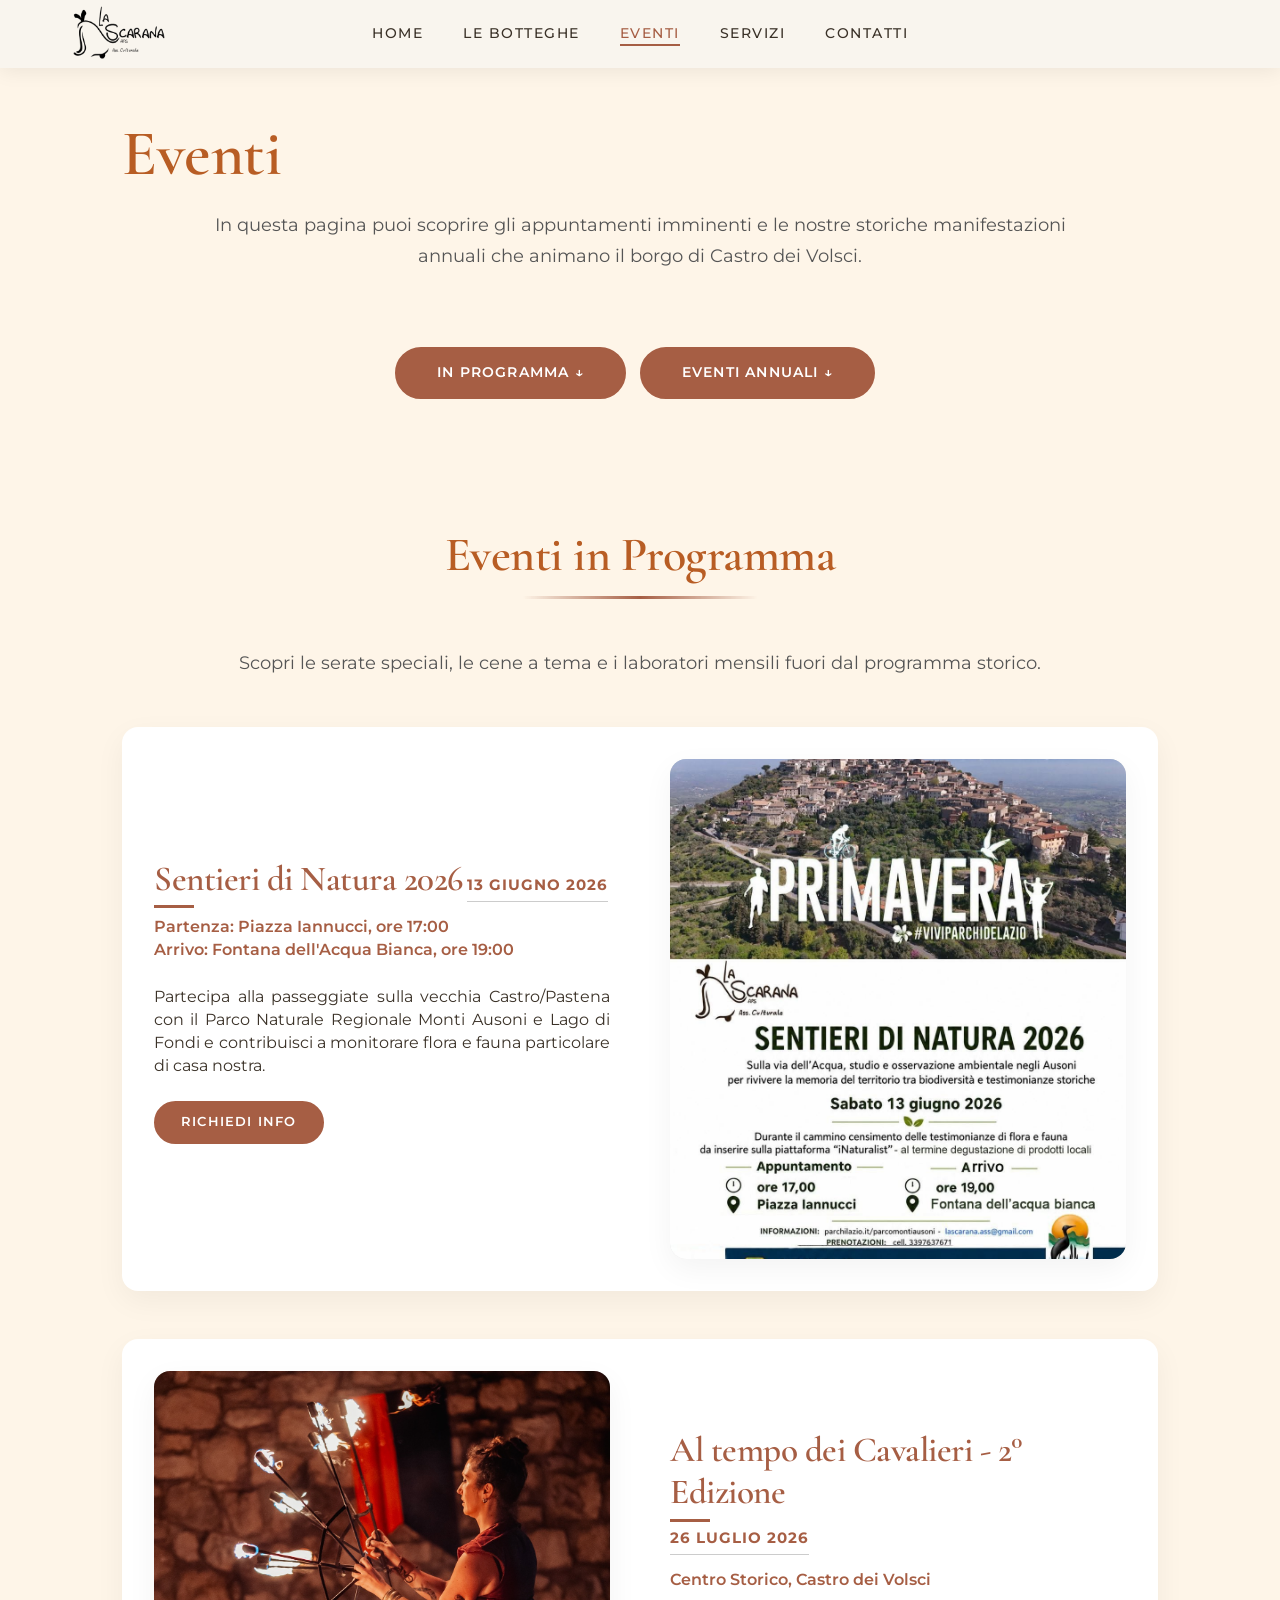
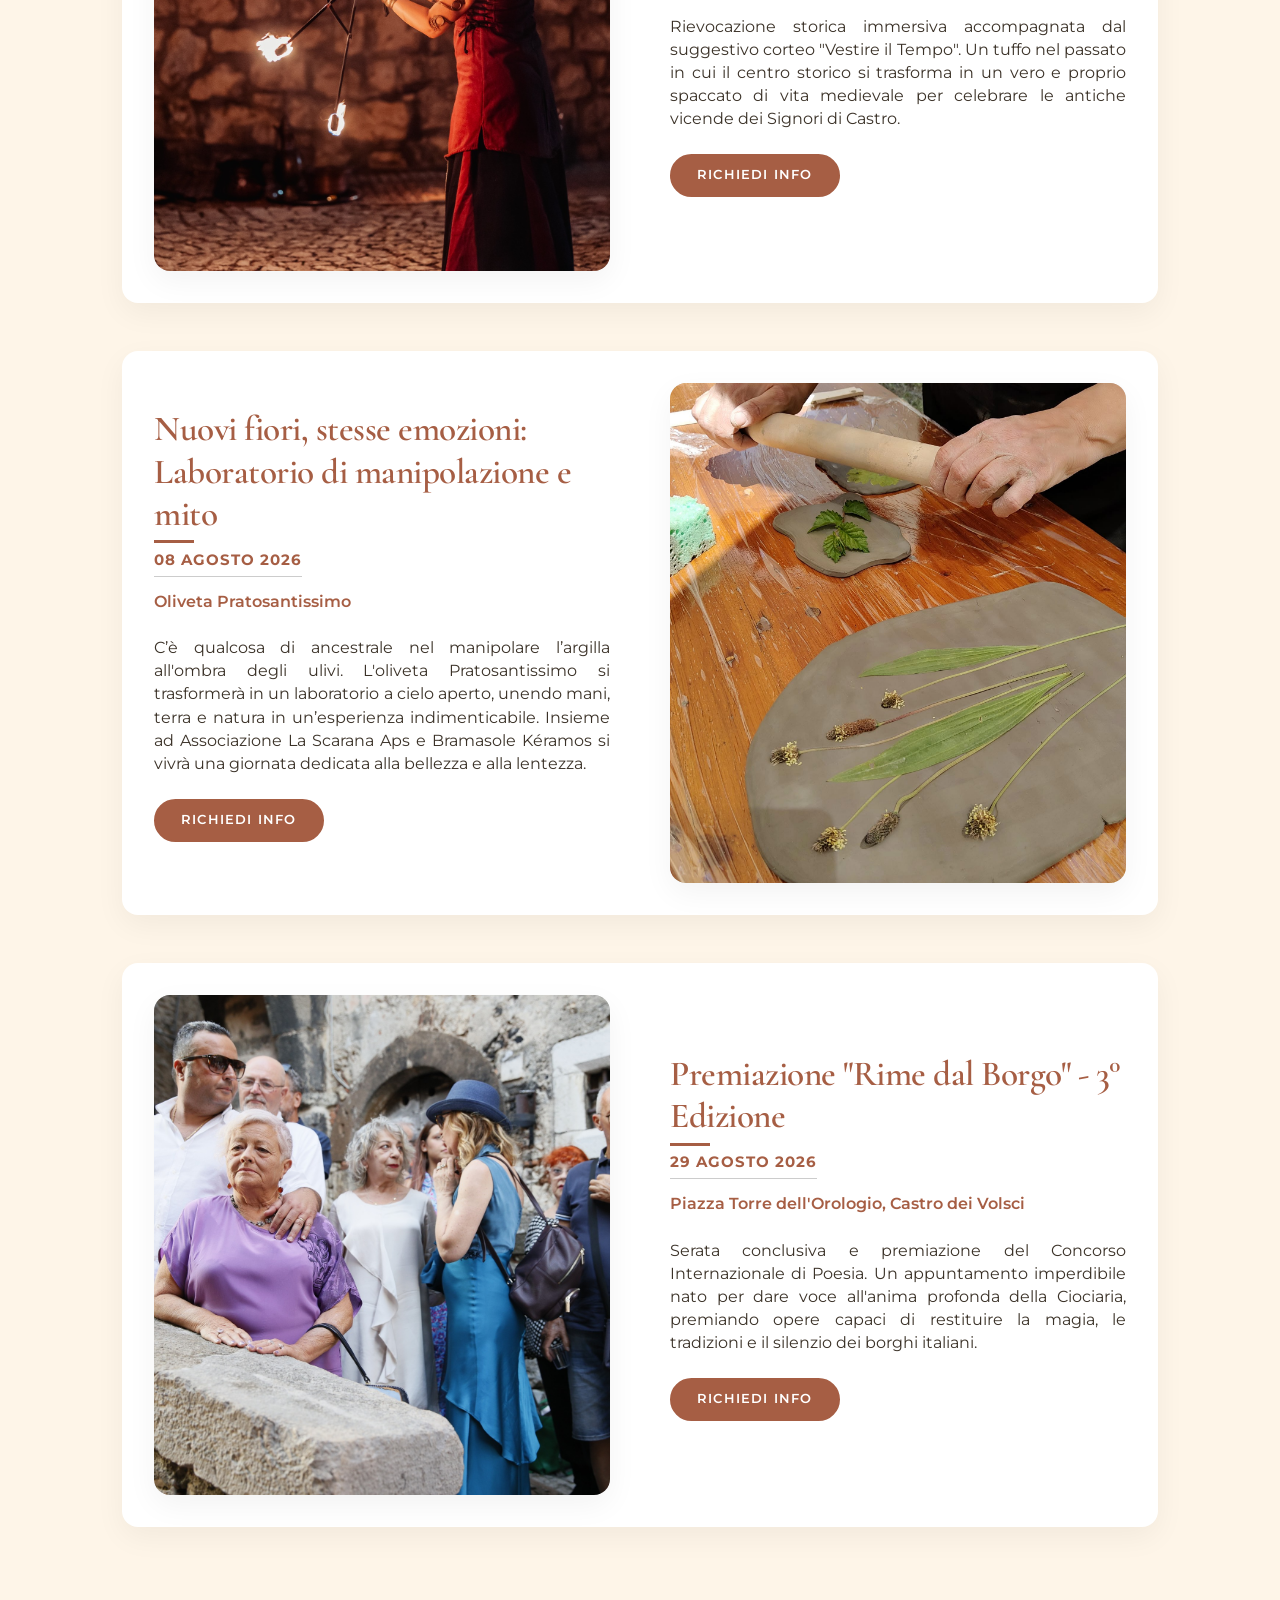
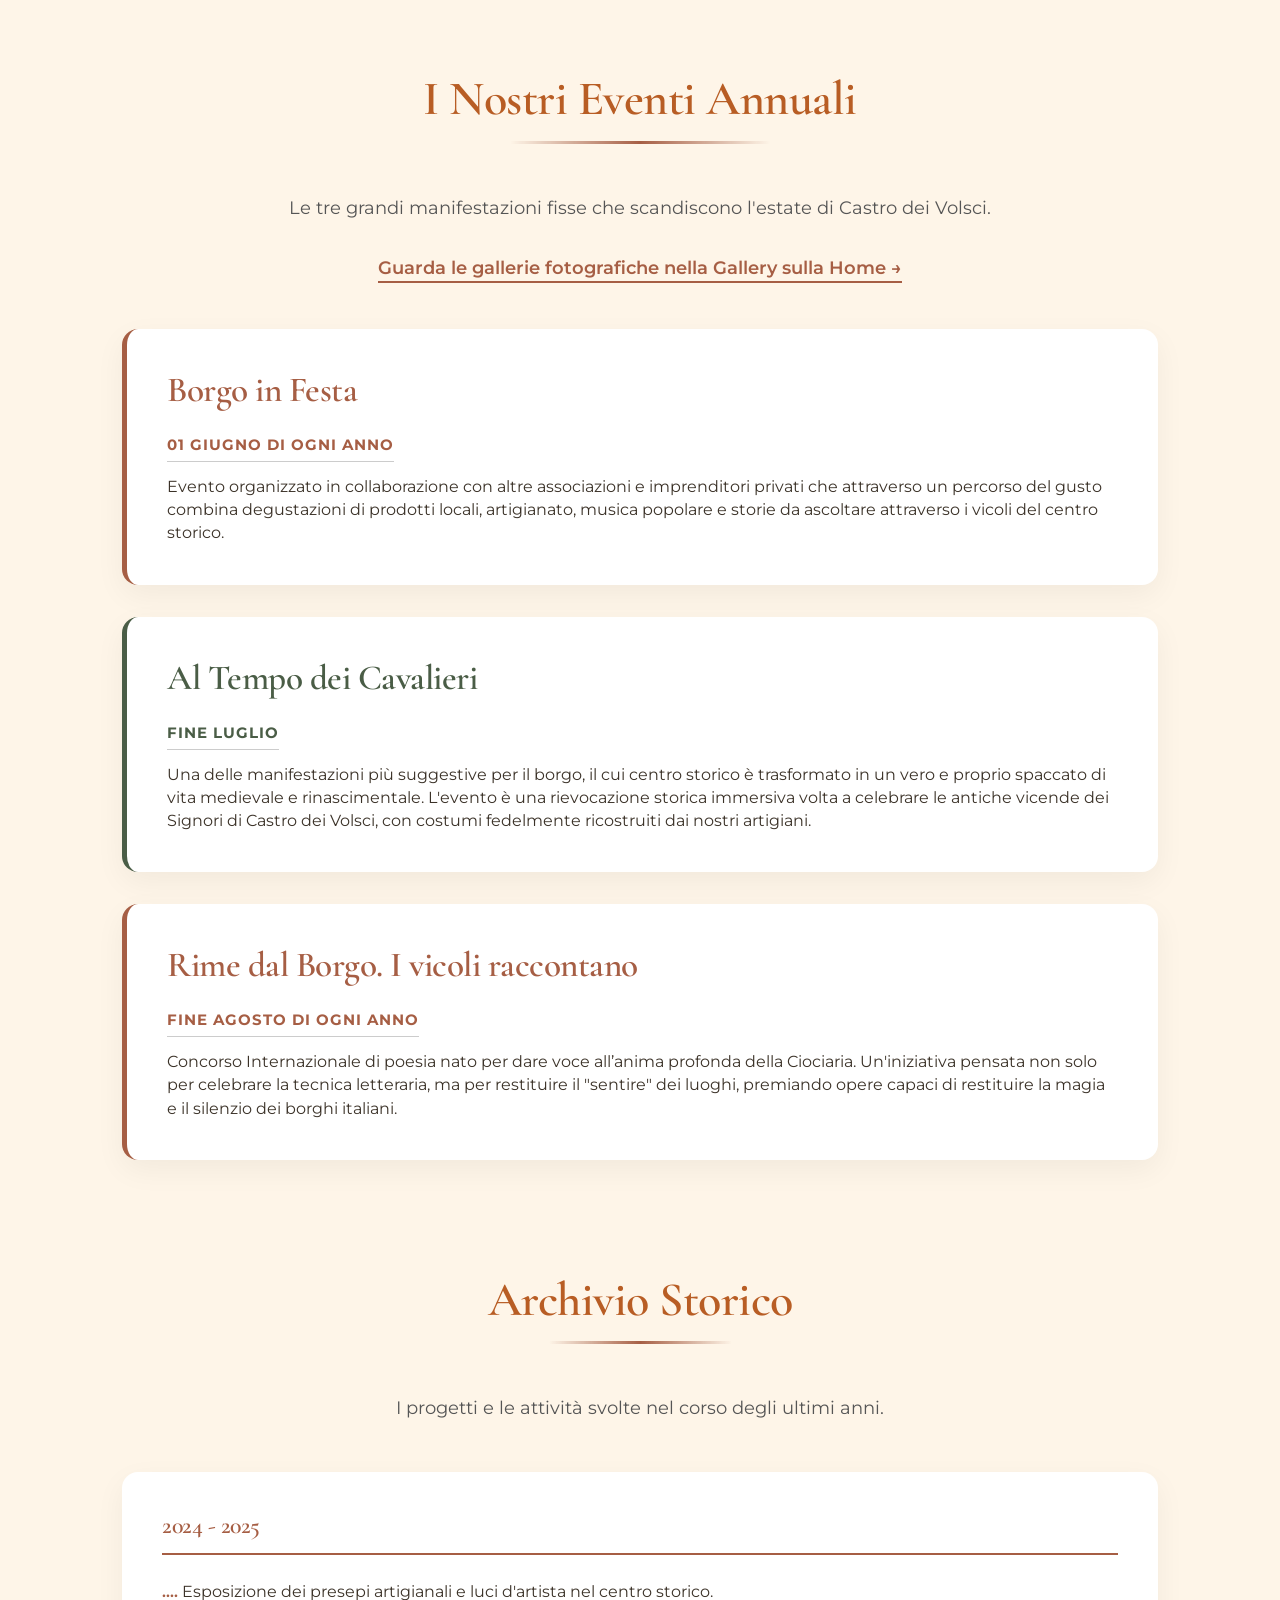
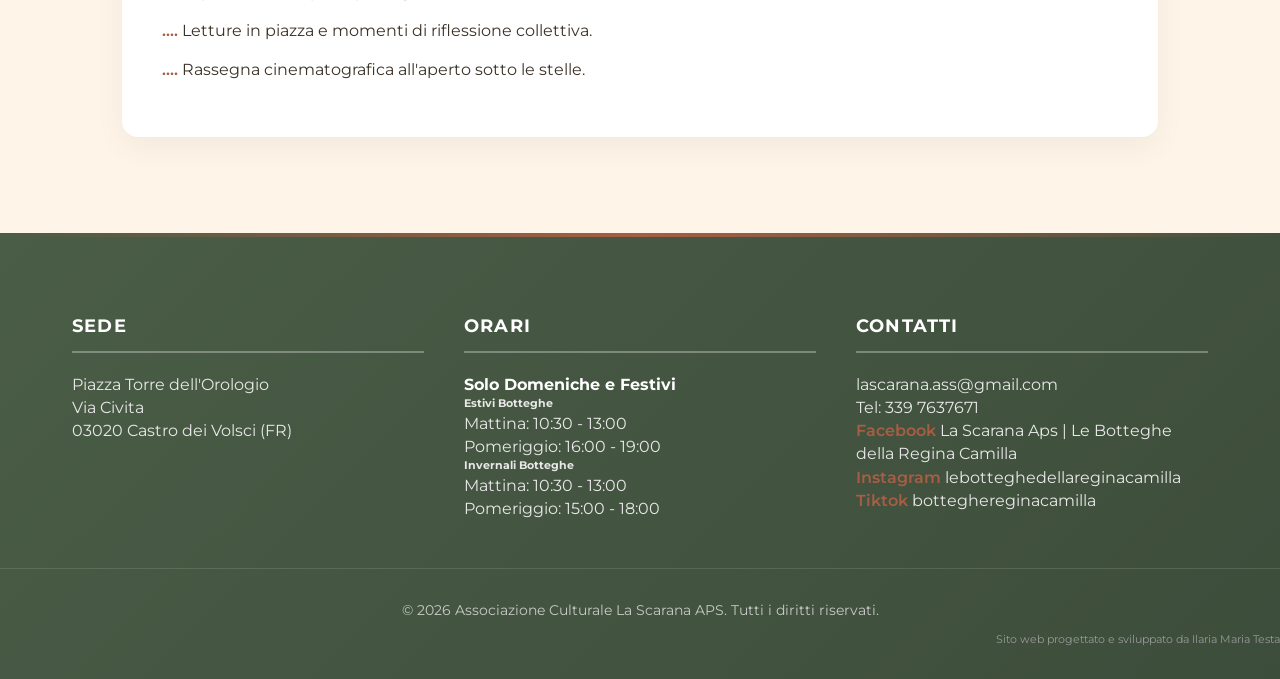
<file: eventi.html>
<!DOCTYPE html>
<html lang="it">
<head>
    <meta charset="UTF-8">
    <meta name="viewport" content="width=device-width, initial-scale=1.0">
    <title>Eventi - La Scarana</title>
    <link rel="preconnect" href="https://fonts.googleapis.com">
<link rel="preconnect" href="https://fonts.gstatic.com" crossorigin>
<link href="https://fonts.googleapis.com/css2?family=Cormorant+Garamond:ital,wght@0,400;0,600;0,700;1,400&family=Montserrat:wght@300;400;500;600&display=swap" rel="stylesheet">
    <link rel="stylesheet" href="style.css">
    <link rel="icon" type="image/png" href="asset/favicon.png">
</head>
<body class="page-eventi">

    <header>
        <nav>
             <a href="index.html" class="site-logo">
    <img src="asset/image_123986672__1_-removebg-preview.png" alt="Logo La Scarana APS">
</a>
            
            <div class="hamburger" id="hamburger">
                <span class="bar"></span>
                <span class="bar"></span>
                <span class="bar"></span>
            </div>

            <ul class="nav-menu">
                <li><a href="index.html">Home</a></li>
                <li><a href="botteghe.html">Le Botteghe</a></li>
                <li><a href="eventi.html"class="active">Eventi</a></li>
                <li><a href="servizi.html">Servizi</a></li>
                <li><a href="contatti.html">Contatti</a></li>
            </ul>
        </nav>
    </header>

    <div class="container">
        <h1 class="section-title" style="margin-top: 3rem;">Eventi</h1>
        <p class="text-block-a">In questa pagina puoi scoprire gli appuntamenti imminenti e le nostre storiche manifestazioni annuali che animano il borgo di Castro dei Volsci.</p>

        <div style="margin-bottom: 4rem; text-align: center;">
            <a href="#prossimi" class="btn">In Programma ↓</a>
            <a href="#annuali" class="btn">Eventi Annuali ↓</a>
        </div>

        <h2 id="prossimi" class="section-title">Eventi in Programma</h2>
        <p class="text-block-a" style="margin-bottom: 3rem;">Scopri le serate speciali, le cene a tema e i laboratori mensili fuori dal programma storico.</p>
         <div class="split-layout event-item">

            <div class="text-box">
                <h3>Sentieri di Natura 2026</h3>
                <p class="event-date">13 Giugno 2026</p>
                <p><strong>Partenza: Piazza Iannucci, ore 17:00 </strong> </p>
                 <p><strong>  Arrivo: Fontana dell'Acqua Bianca, ore 19:00</strong></p>
                <br>
                <p>Partecipa alla passeggiate sulla vecchia Castro/Pastena con il Parco Naturale Regionale Monti Ausoni e Lago di Fondi  e contribuisci a monitorare flora e fauna particolare di casa nostra.</p>
                <a href="mailto:lascarana.ass@gmail.com" class="btn" style="margin-top: 1.5rem; padding: 10px 25px; font-size: 0.8rem;">Richiedi info</a>
            </div>
            <div class="image-box">
                <img src="asset/passeggiatadinature.jpg" alt="Locandina Sentieri di Natura 2026">
            </div>
        </div>

        <div class="split-layout event-item">
             <div class="image-box">
                <img src="asset/cavalieri-(1).jpg" alt="Locandina Al tempo dei Cavalieri">
            </div>
            <div class="text-box">
                <h3>Al tempo dei Cavalieri - 2° Edizione</h3>
                <p class="event-date">26 Luglio 2026</p>
                <p><strong>Centro Storico, Castro dei Volsci</strong></p>
                <br>
                <p>Rievocazione storica immersiva accompagnata dal suggestivo corteo "Vestire il Tempo". Un tuffo nel passato in cui il centro storico si trasforma in un vero e proprio spaccato di vita medievale per celebrare le antiche vicende dei Signori di Castro.</p>
                <a href="mailto:lascarana.ass@gmail.com" class="btn" style="margin-top: 1.5rem; padding: 10px 25px; font-size: 0.8rem;">Richiedi info</a>
            </div>
           
        </div>

 <div class="split-layout event-item">
  
            <div class="text-box">
                <h3>Nuovi fiori, stesse emozioni: Laboratorio di manipolazione e mito</h3>
                <p class="event-date">08 Agosto 2026</p>
                <p><strong>Oliveta Pratosantissimo</strong></p>
                <br>
                <p>C’è qualcosa di ancestrale nel manipolare l’argilla all'ombra degli ulivi. 
L'oliveta Pratosantissimo si trasformerà in un laboratorio a cielo aperto, unendo mani, terra e natura in un’esperienza indimenticabile.
Insieme ad Associazione La Scarana Aps e Bramasole Kéramos si vivrà una giornata dedicata alla bellezza e alla lentezza. </p>


                <a href="mailto:lascarana.ass@gmail.com" class="btn" style="margin-top: 1.5rem; padding: 10px 25px; font-size: 0.8rem;">Richiedi info</a>
            </div>
              <div class="image-box">

                <img src="asset/eventonat.jpg" alt="Locandina Laboratorio manipolazione">
            </div>
        </div>
       
        <div class="split-layout event-item">
            <div class="image-box">
                <img src="asset/rime-(1).jpg" alt="Locandina Premiazione Rime dal Borgo">
            </div>
            <div class="text-box">
                <h3>Premiazione "Rime dal Borgo" - 3° Edizione</h3>
                <p class="event-date">29 Agosto 2026</p>
                <p><strong>Piazza Torre dell'Orologio, Castro dei Volsci</strong></p>
                <br>
                <p>Serata conclusiva e premiazione del Concorso Internazionale di Poesia. Un appuntamento imperdibile nato per dare voce all'anima profonda della Ciociaria, premiando opere capaci di restituire la magia, le tradizioni e il silenzio dei borghi italiani.</p>
                <a href="mailto:lascarana.ass@gmail.com" class="btn" style="margin-top: 1.5rem; padding: 10px 25px; font-size: 0.8rem;">Richiedi info</a>
            </div>
            
        </div>

        <h2 id="annuali" class="section-title" style="margin-top: 6rem;">I Nostri Eventi Annuali</h2>
        <p class="text-block-a" style="margin-bottom: 2rem;">Le tre grandi manifestazioni fisse che scandiscono l'estate di Castro dei Volsci.</p>
        
        <div style="text-align: center; margin-bottom: 3rem;">
            <a href="index.html" style="color: var(--accent-color); font-weight: 600; font-size: 1.1rem; border-bottom: 2px solid var(--accent-color); padding-bottom: 3px;">
                Guarda le gallerie fotografiche nella Gallery sulla Home →
            </a>
        </div>

        <div class="year-group" style="border-left: 5px solid var(--accent-color);">
            <h3 class="year-title" style="border: none; margin-bottom: 10px;">Borgo in Festa</h3>
            <p class="event-date">01 Giugno di ogni anno</p>
            <p>Evento organizzato in collaborazione con altre associazioni e imprenditori privati che attraverso un percorso del gusto combina degustazioni di prodotti locali, artigianato, musica popolare e storie da ascoltare attraverso i vicoli del centro storico.</p>
        </div>

        <div class="year-group" style="border-left: 5px solid var(--primary-color);">
            <h3 class="year-title" style="border: none; margin-bottom: 10px; color: var(--primary-color);">Al Tempo dei Cavalieri</h3>
            <p class="event-date" style="color: var(--primary-color);">Fine Luglio</p>
            <p>Una delle manifestazioni più suggestive per il borgo, il cui centro storico è trasformato in un vero e proprio spaccato di vita medievale e rinascimentale. L'evento è una rievocazione storica immersiva volta a celebrare le antiche vicende dei Signori di Castro dei Volsci, con costumi fedelmente ricostruiti dai nostri artigiani.</p>
        </div>

        <div class="year-group" style="border-left: 5px solid var(--accent-color);">
            <h3 class="year-title" style="border: none; margin-bottom: 10px; color: var(--accent-color);">Rime dal Borgo. I vicoli raccontano</h3>
            <p class="event-date"">Fine Agosto di ogni anno</p>
            <p>Concorso Internazionale di poesia nato per dare voce all’anima profonda della Ciociaria. Un'iniziativa pensata non solo per celebrare la tecnica letteraria, ma per restituire il "sentire" dei luoghi, premiando opere capaci di restituire la magia e il silenzio dei borghi italiani.</p>
        </div>

        <h2 id="archivio" class="section-title" style="margin-top: 5rem;">Archivio Storico</h2>
        <p class="text-block-a" style="margin-bottom: 3rem;">I progetti e le attività svolte nel corso degli ultimi anni.</p>

        <div class="year-group">
            <h3 class="year-title" style="font-size: 1.5rem;">2024 - 2025</h3>
            <p style="margin-bottom: 1rem;"><strong>....</strong> Esposizione dei presepi artigianali e luci d'artista nel centro storico.</p>
            <p style="margin-bottom: 1rem;"><strong>....</strong> Letture in piazza e momenti di riflessione collettiva.</p>
            <p style="margin-bottom: 1rem;"><strong>....</strong> Rassegna cinematografica all'aperto sotto le stelle.</p>
        </div>

    </div>
 <footer>
    <div class="footer-content">
       
        
        <div class="footer-col">
            <h5>Sede</h5>
            <p>Piazza Torre dell'Orologio<br>Via Civita<br>03020 Castro dei Volsci (FR)</p>
        </div>
        
        <div class="footer-col">
            <h5>Orari</h5>
            <h7>Solo Domeniche e Festivi</h7>
            <h6>Estivi Botteghe</h6>
            <p>Mattina: 10:30 - 13:00<br>Pomeriggio: 16:00 - 19:00</p>
            <h6>Invernali Botteghe</h6>
            <p>Mattina: 10:30 - 13:00<br>Pomeriggio: 15:00 - 18:00</p>
        </div>
        
        <div class="footer-col" id="contatti">
            <h5>Contatti</h5>
            <p>
                <a href="mailto:lascarana.ass@gmail.com">lascarana.ass@gmail.com</a><br>
                Tel: 339 7637671
            </p>
            <div class="social-links">
                <a href="https://www.facebook.com/LaScaranaAPS" target="_blank" rel="noopener noreferrer">Facebook</a> La Scarana Aps | Le Botteghe della Regina Camilla
                <p><a href="https://www.instagram.com/lebotteghedellareginacamilla" target="_blank" rel="noopener noreferrer">Instagram</a> lebotteghedellareginacamilla </p>
                <a href="https://www.tiktok.com/@botteghereginacamilla" target="_blank" rel="noopener noreferrer">Tiktok</a> botteghereginacamilla
            </div>
        </div>
    </div>
    
    <div class="copyright">
        &copy; 2026 Associazione Culturale La Scarana APS. Tutti i diritti riservati.
    </div>

     <div class="designer">
        Sito web progettato e sviluppato da  Ilaria Maria Testa
    </div>

</footer>
 <script src="script.js"></script>
</body>
</html>
</file>
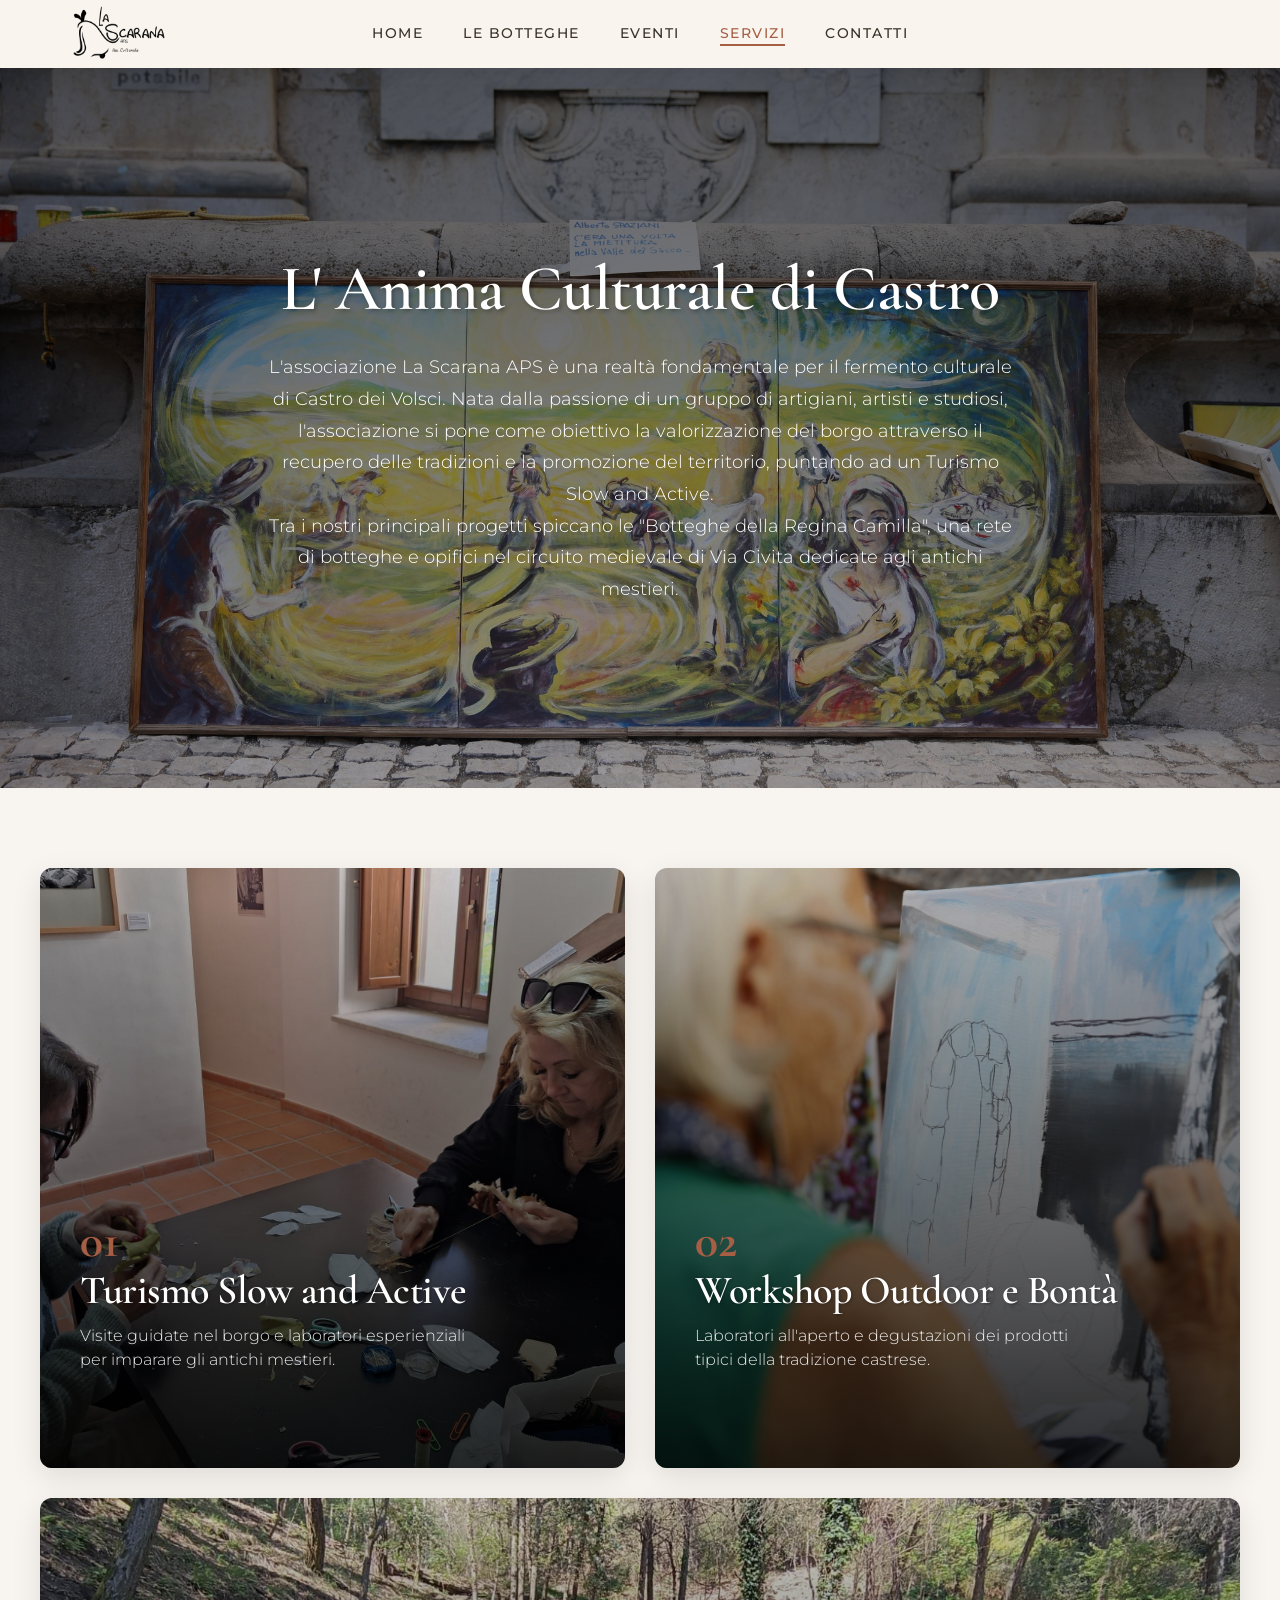
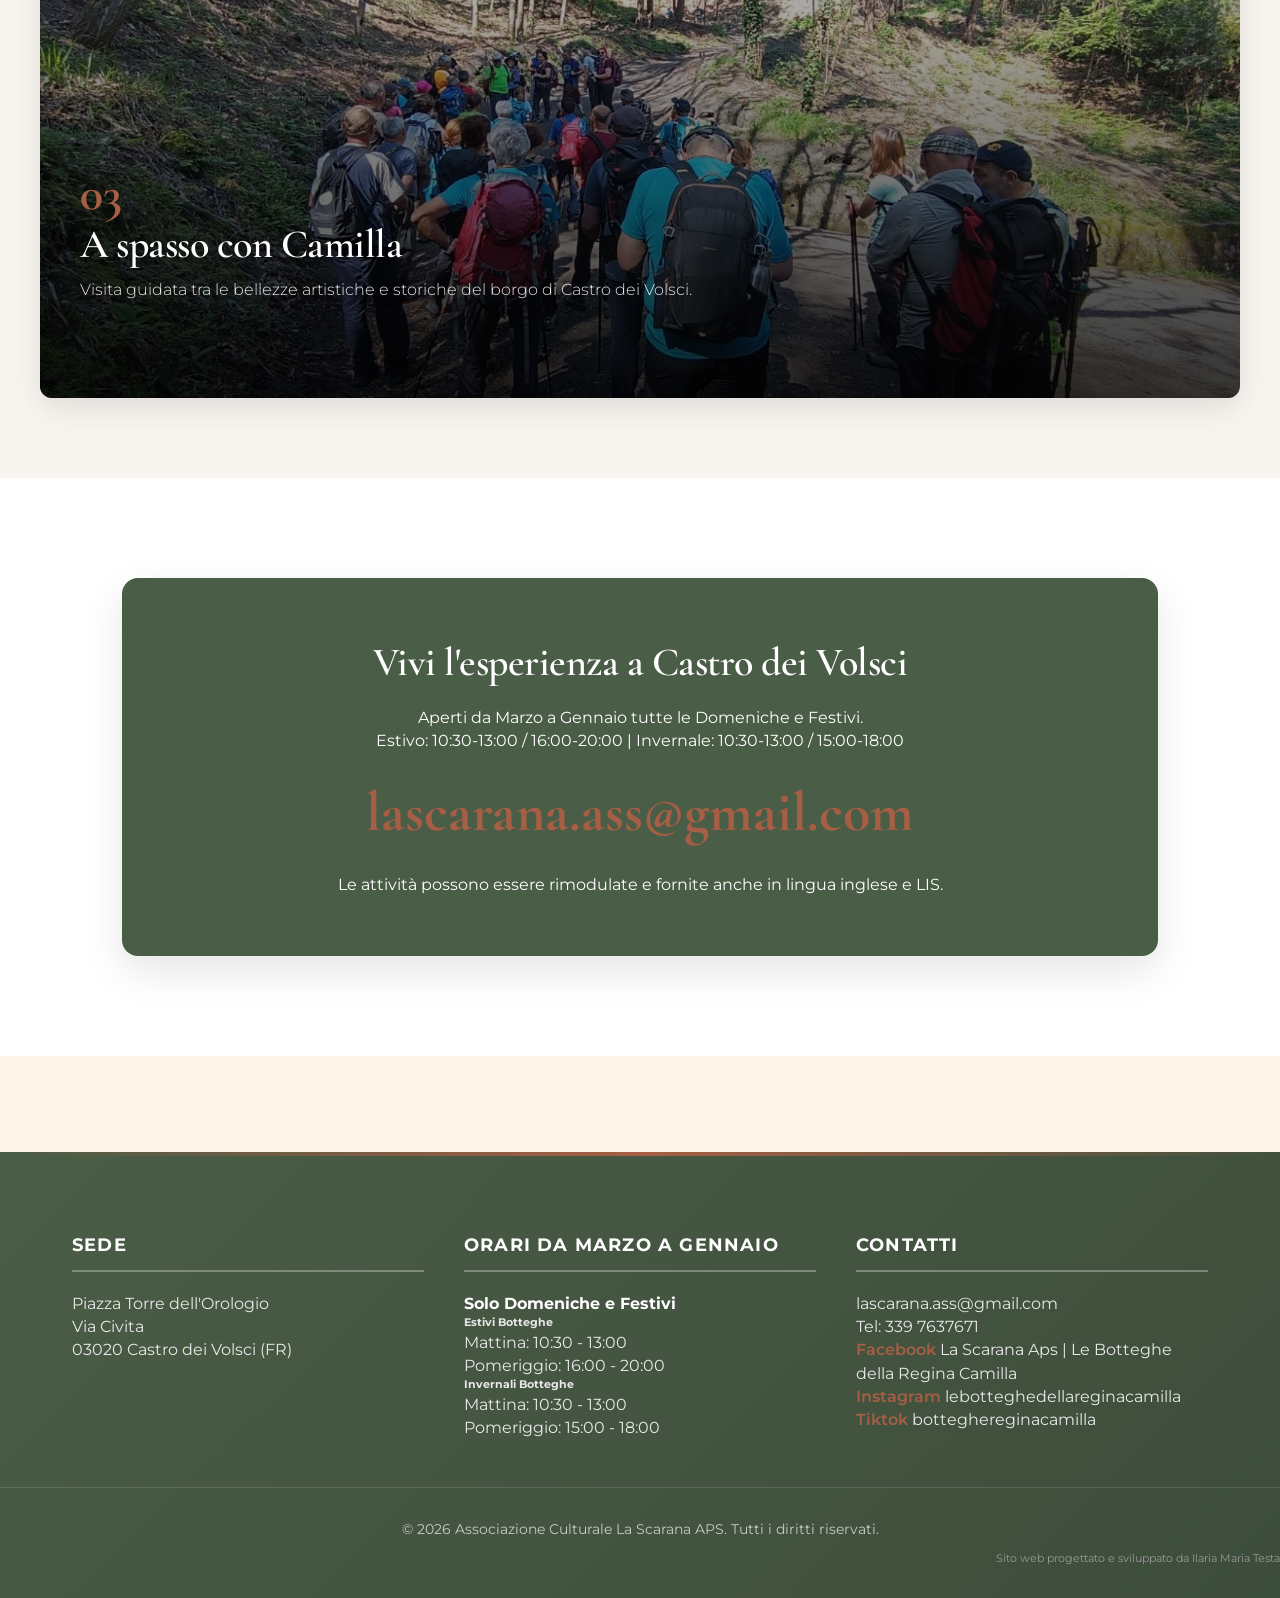
<file: servizi.html>
<!DOCTYPE html>
<html lang="it">
<head>
    <meta charset="UTF-8">
    <meta name="viewport" content="width=device-width, initial-scale=1.0">
    <title>Servizi e Attività Culturali - La Scarana APS</title>
    <link rel="preconnect" href="https://fonts.googleapis.com">
    <link rel="preconnect" href="https://fonts.gstatic.com" crossorigin>
    <link href="https://fonts.googleapis.com/css2?family=Cormorant+Garamond:ital,wght@0,400;0,600;0,700;1,400&family=Montserrat:wght@300;400;500;600&display=swap" rel="stylesheet">
    <link rel="stylesheet" href="style.css">
    <link rel="icon" type="image/png" href="asset/favicon.png">
</head>
<body class="page-servizi-modern">

    <header>
        <nav>
            <a href="index.html" class="site-logo">
    <img src="asset/image_123986672__1_-removebg-preview.png" alt="Logo La Scarana APS">
</a>
            <div class="hamburger" id="hamburger">
                <span class="bar"></span>
                <span class="bar"></span>
                <span class="bar"></span>
            </div>
            <ul class="nav-menu">
                <li><a href="index.html">Home</a></li>
                <li><a href="botteghe.html">Le Botteghe</a></li>
                <li><a href="eventi.html">Eventi</a></li>
                <li><a href="servizi.html"class="active">Servizi</a></li>
                <li><a href="contatti.html">Contatti</a></li>
            </ul>
        </nav>
    </header>

    <section class="services-hero">
        <div class="hero-image-bg" style="background-image: url('asset/480994432_1334993784508183_6632382699364505969_n.jpg');"></div>
        <div class="hero-overlay"></div>
        <div class="hero-content">
            <h1 class="hero-title">L' Anima Culturale di Castro</h1>
            <div class="hero-text-block">
                <p>L'associazione La Scarana APS è una realtà fondamentale per il fermento culturale di Castro dei Volsci. Nata dalla passione di un gruppo di artigiani, artisti e studiosi, l'associazione si pone come obiettivo la valorizzazione del borgo attraverso il recupero delle tradizioni e la promozione del territorio, puntando ad un Turismo Slow and Active.</p>
                <p>Tra i nostri principali progetti spiccano le "Botteghe della Regina Camilla", una rete di botteghe e opifici nel circuito medievale di Via Civita dedicate agli antichi mestieri.</p>
            </div>
        </div>
    </section>

    <section class="services-grid-section">
        <div class="container-full">
            <div class="services-grid">
                
                <div class="service-card" data-modal="modal-turismo">
                    <div class="card-image" style="background-image: url('asset/WhatsApp-Image-2026-08-28-at-16.01.57.jpeg');"></div>
                    <div class="card-overlay"></div>
                    <div class="card-content">
                        <span class="card-number">01</span>
                        <h2 class="card-title">Turismo Slow and Active</h2>
                        <p class="card-blurb">Visite guidate nel borgo e laboratori esperienziali per imparare gli antichi mestieri.</p>
                        <button class="btn-card">Scopri i pacchetti</button>
                    </div>
                </div>

                <div class="service-card" data-modal="modal-workshop">
                    <div class="card-image" style="background-image: url('asset/480282205_1334993694508192_613982788205138559_n.jpg');"></div>
                    <div class="card-overlay"></div>
                    <div class="card-content">
                        <span class="card-number">02</span>
                        <h2 class="card-title">Workshop Outdoor e Bontà</h2>
                        <p class="card-blurb">Laboratori all'aperto e degustazioni dei prodotti tipici della tradizione castrese.</p>
                        <button class="btn-card">Scopri i workshop</button>
                    </div>
                </div>
                
                 <div class="service-card card-featured" data-modal="modal-visite">
                    <div class="card-image" style="background-image: url('asset/escursioni.jpg');"></div>
                    <div class="card-overlay"></div>
                    <div class="card-content">
                        <span class="card-number">03</span>
                        <h2 class="card-title">A spasso con Camilla</h2>
                        <p class="card-blurb">Visita guidata tra le bellezze artistiche e storiche del borgo di Castro dei Volsci.</p>
                        <button class="btn-card">Dettagli percorso</button>
                    </div>
                </div>

            </div>
        </div>
    </section>

    <section class="services-contact">
        <div class="container">
            <div class="contact-box-modern">
                <h3>Vivi l'esperienza a Castro dei Volsci</h3>
                <p>Aperti da Marzo a Gennaio tutte le Domeniche e Festivi.<br>
                Estivo: 10:30-13:00 / 16:00-20:00 | Invernale: 10:30-13:00 / 15:00-18:00</p>
                <a href="mailto:lascarana.ass@gmail.com" class="contact-email-large">lascarana.ass@gmail.com</a>
                <p class="contact-subtext">Le attività possono essere rimodulate e fornite anche in lingua inglese e LIS.</p>
            </div>
        </div>
    </section>

    <!-- Modali Aggiornati in base al PDF -->
    
    <div id="modal-turismo" class="modal modal-large">
        <div class="modal-content">
            <span class="close-modal">&times;</span>
            <h2 class="modal-title">Turismo Slow and Active - Le Botteghe</h2>
            <p class="modal-intro-text">Esperienze pratiche e creative all'interno delle nostre botteghe artigiane. Tutte le attività richiedono da 5 a 30 partecipanti, hanno una durata di circa 2.5 h e un costo di €60,00 a persona (inclusi i materiali).</p>
            
            <div class="event-showcase">
                <div class="event-entry">
                    <div class="event-info">
                        <h3>Arte Orafa</h3>
                        <p>Dopo aver visitato il laboratorio, con la guida dell'artigiano orafo, si realizzerà un ornamento personale ispirato all'antichità, da portare via come souvenir.</p>
                    </div>
                </div>
                
                <div class="event-entry entry-reverse">
                    <div class="event-info">
                        <h3>La Tana del Tessitore</h3>
                        <p>La visita include l'illustrazione di un telaio del 1600 autentico, la proiezione del docufilm "Il filo della memoria" e un'attività pratica su telai da tavolo a pettine liccio per la creazione di un artefatto.</p>
                    </div>
                </div>
                
                <div class="event-entry">
                    <div class="event-info">
                        <h3>Trame Preziose - Laboratorio di ricamo</h3>
                        <p>Immersi nelle trame preziose si potrà sperimentare alcuni punti tradizionali per creare sin da subito semplici progetti di ricamo su tela, per realizzare un gadget personalizzato.</p>
                    </div>
                </div>
                
                 <div class="event-entry entry-reverse">
                    <div class="event-info">
                        <h3>Espressione d'Arte - Laboratorio di acquerello</h3>
                        <p>Si utilizzeranno le tecniche base dell'acquerello, sperimentando le potenzialità cromatiche dell'acqua. L'acquerello realizzato sarà consegnato al partecipante a fine corso.</p>
                    </div>
                </div>

                 <div class="event-entry">
                    <div class="event-info">
                        <h3>Studio 28 - Fabbro</h3>
                        <p>Nello studio del fabbro, tra maglio, incudine, forgia e fuoco, il visitatore osserva come si dà forma con la fusione a creazioni artistiche uniche e connesse al territorio.</p>
                    </div>
                </div>
            </div>
        </div>
    </div>

    <div id="modal-workshop" class="modal">
        <div class="modal-content">
            <span class="close-modal">&times;</span>
            <h2 class="modal-title">Workshop Outdoor</h2>
            <p class="modal-intro-text">Per queste esperienze: Minimo 5, Max 30 partecipanti. Costo esperienza a persona €15.00.</p>
            
            <ul class="modal-list">
                <li><strong>Bontà Castresi:</strong> Salsiccia Castrese certificata, marzoline, grani antichi a basso glutine e olio. Workshop sulla preparazione della rinomata salsiccia castrese (sola carne suina aromatizzata da aglio e buccia d'arancia). Al termine il prodotto verrà cotto e offerto. (Durata 2h + cottura).</li>
                <li><strong>C'era volta - Dolci della Tradizione:</strong> Assistere alla miscela di uova, farine rustiche, miele, vino, mandorle e zucchero per veder nascere le ciambelline al vino ciociaro. Il workshop si conclude con la degustazione. (Durata 2h).</li>
            </ul>
        </div>
    </div>
    
     <div id="modal-visite" class="modal">
        <div class="modal-content">
            <span class="close-modal">&times;</span>
            <h2 class="modal-title">A spasso con Camilla</h2>
            <p class="modal-intro-text">Visita guidata tra le bellezze artistiche e storiche del borgo medievale di Castro dei Volsci. (Min 5 - Max 30 partecipanti. Durata 2.5h. Costo per gruppo €100.00)</p>
            <p>La visita comprende:</p>
            <ul class="modal-list">
                <li>Monumento della Mamma Ciociara (nella parte più alta dell'abitato)</li>
                <li>Badia di San Nicola con affreschi del XII Secolo</li>
                <li>Cinta muraria e le 4 porte</li>
                <li>Torre dell'Orologio e mostra permanente su Nino Manfredi</li>
                <li>Chiesa Arcipretale di S. Oliva</li>
                <li>Rocca di San Pietro</li>
                <li>Visita del circuito delle Botteghe della Regina Camilla</li>
            </ul>
        </div>
    </div>

 <footer>
    <div class="footer-content">
        <div class="footer-col">
            <h5>Sede</h5>
            <p>Piazza Torre dell'Orologio<br>Via Civita<br>03020 Castro dei Volsci (FR)</p>
        </div>
        
        <div class="footer-col">
            <h5>Orari da Marzo a Gennaio</h5>
            <h7>Solo Domeniche e Festivi</h7>
            <h6>Estivi Botteghe</h6>
            <p>Mattina: 10:30 - 13:00<br>Pomeriggio: 16:00 - 20:00</p>
            <h6>Invernali Botteghe</h6>
            <p>Mattina: 10:30 - 13:00<br>Pomeriggio: 15:00 - 18:00</p>
        </div>
        
        <div class="footer-col" id="contatti">
            <h5>Contatti</h5>
            <p>
                <a href="mailto:lascarana.ass@gmail.com">lascarana.ass@gmail.com</a><br>
                Tel: 339 7637671
            </p>
            <div class="social-links">
                <a href="https://www.facebook.com/LaScaranaAPS" target="_blank" rel="noopener noreferrer">Facebook</a> La Scarana Aps | Le Botteghe della Regina Camilla
                <p><a href="https://www.instagram.com/lebotteghedellareginacamilla" target="_blank" rel="noopener noreferrer">Instagram</a> lebotteghedellareginacamilla </p>
                <a href="https://www.tiktok.com/@botteghereginacamilla" target="_blank" rel="noopener noreferrer">Tiktok</a> botteghereginacamilla
            </div>
        </div>
    </div>
    
    <div class="copyright">
        &copy; 2026 Associazione Culturale La Scarana APS. Tutti i diritti riservati.
    </div>

     <div class="designer">
        Sito web progettato e sviluppato da Ilaria Maria Testa
    </div>

</footer>

    <script src="script.js"></script>
</body>
</html>
</file>
<file: style.css>
/* =========================================================
   1. RESET & VARIABILI GLOBALI
   ========================================================= */
* {
    box-sizing: border-box;
    margin: 0;
    padding: 0;
}

:root {
    --bg-color: #fef5e8;
    --text-color: #3B3228;
    --accent-color: #A65E44;
    --accent-hover: #8A4B35;
    --footer-bg: #4A5D46;
    --footer-text: #E8E8E8;
    --white: #ffffff;
    --shadow-soft: 0 10px 30px rgba(0,0,0,0.05);
    --shadow-hover: 0 20px 40px rgba(166, 94, 68, 0.15);
    /* Variabili pagina Servizi */
    --primary-color: #4A5D46;
    --light-bg: #F8F5F1;
    --transition: all 0.4s ease;
}

html {
    scroll-behavior: smooth;
}

body {
    font-family: 'Montserrat', sans-serif;
    background-color: var(--bg-color);
    color: var(--text-color);
    line-height: 1.45;
    overflow-x: hidden;
}

a {
    text-decoration: none;
    color: inherit;
    transition: all 0.3s ease;
}

ul {
    list-style: none;
}

/* =========================================================
   2. TITOLI
   ========================================================= */
h1, h2, h3, h4 {
    font-family: 'Cormorant Garamond', serif;
    font-weight: 600;
    color: #b85d24;
    margin-bottom: 1rem;
    letter-spacing: -0.5px;
    line-height: 1.2;
}

h1 { font-size: 4rem; }

h2.section-title {
    font-size: 3rem;
    text-align: center;
    position: relative;
    display: inline-block;
    padding-bottom: 15px;
    margin-top: 3rem;
    margin-bottom: 3rem;
    left: 50%;
    transform: translateX(-50%);
}

h2.section-title::after {
    content: '';
    position: absolute;
    bottom: 0;
    left: 50%;
    transform: translateX(-50%);
    width: 60%;
    height: 3px;
    background: linear-gradient(90deg, transparent, var(--accent-color), transparent);
    animation: expandLine 1.2s cubic-bezier(0.4, 0, 0.2, 1) forwards;
}

@keyframes expandLine {
    from { width: 0%; opacity: 0; }
    to { width: 60%; opacity: 1; }
}

h7 {
    font-size: 1rem;
    font-weight: bold;
    color: white;
    display: block;
}

p strong {
    color: var(--accent-color);
    font-weight: 600;
}

/* =========================================================
   3. HEADER & NAVIGAZIONE (DESKTOP)
   ========================================================= */
header {
    padding: 1.5rem 5%;
    background-color: rgba(249, 245, 239, 0.95);
    -webkit-backdrop-filter: blur(10px);
    backdrop-filter: blur(10px);
    position: sticky;
    top: 0;
    z-index: 1000;
    box-shadow: 0 2px 20px rgba(0,0,0,0.08);
    transition: all 0.4s ease;
}

header:hover {
    box-shadow: 0 4px 25px rgba(0,0,0,0.12);
}

nav {
    display: flex;
    justify-content: center; /* Centra perfettamente le voci del menu */
    align-items: center;
    position: relative; /* Serve per ancorare il logo a sinistra */
    width: 100%;
}

nav ul {
    display: flex;
    justify-content: center;
    gap: 40px;
    text-transform: uppercase;
    font-size: 0.85rem;
    letter-spacing: 1.5px;
    font-weight: 500;
}

nav ul li { position: relative; }

nav ul li a {
    position: relative;
    padding: 5px 0;
}

nav ul li a::after {
    content: '';
    position: absolute;
    bottom: 0;
    left: 0;
    width: 0;
    height: 2px;
    background-color: var(--accent-color);
    transition: width 0.3s ease;
}

nav ul li a:hover::after { width: 100%; }
nav ul li a:hover { color: var(--accent-color); }

nav ul li a.active { color: var(--accent-color) !important; }
nav ul li a.active::after { width: 100%; }

.site-logo {
    position: absolute; /* Sgancia il logo dal menu */
    left: 0; /* Lo blocca tutto a sinistra */
    display: flex;
    align-items: center;
    z-index: 10;
}

.site-logo img {
    max-height: 65px; /* Modifica questo valore per ingrandire/rimpicciolire il logo */
    width: auto;
    transition: all 0.4s ease;
    display: block;
}

.site-logo:hover img {
    transform: scale(1.05);
}

/* --- HEADER DINAMICO (gestito via JS) --- */
/* Forza la trasparenza all'inizio sulla Home Page */
.page-home header:not(.scrolled) {
    background-color: transparent !important;
    box-shadow: none !important;
    -webkit-backdrop-filter: none !important;
    backdrop-filter: none !important;
}

.page-home header:not(.scrolled) nav ul li a {
    color: #212121;
}

/* Quando si scorre verso il basso (JS aggiunge la classe .scrolled) */
.page-home header.scrolled {
    background-color: rgba(249, 245, 239, 0.95);
    -webkit-backdrop-filter: blur(10px);
    backdrop-filter: blur(10px);
    box-shadow: 0 2px 20px rgba(0,0,0,0.08);
}

.page-home header.scrolled nav ul li a {
    color: var(--text-color);
    text-shadow: none;
}

.page-home header.scrolled nav ul li a:hover {
    color: var(--accent-color);
}

/* =========================================================
   4. MENU HAMBURGER (base, attivo solo su mobile)
   ========================================================= */
.mobile-logo {
    display: none;
    font-family: 'Cormorant Garamond', serif;
    font-size: 1.5rem;
    font-weight: 700;
    color: var(--accent-color);
}

.hamburger {
    display: none;
    cursor: pointer;
    flex-direction: column;
    gap: 5px;
    z-index: 1001; /* Sta sopra al menu aperto */
}

.hamburger .bar {
    width: 25px;
    height: 3px;
    background-color: var(--text-color);
    transition: all 0.3s ease;
    border-radius: 3px;
}

/* =========================================================
   5. HERO SECTION (Home) CON ANIMAZIONI
   ========================================================= */
.hero {
    position: relative;
    height: 85vh;
    min-height: 600px;
    display: flex;
    justify-content: center;
    align-items: center;
    text-align: center;
    flex-direction: column;
    background-image: url('asset/borgo-di-Castro-dei-Volsci.webp');
    background-size: cover;
    background-position: center;
    background-attachment: fixed;
    color: #ffffff;
    padding: 0 20px;
    overflow: hidden;
}

.hero::before {
    content: '';
    position: absolute;
    top: 0; left: 0; right: 0; bottom: 0;
    background: linear-gradient(135deg, rgba(0, 0, 0, 0.5), rgba(166, 94, 68, 0.3));
    z-index: 1;
}

.hero h1, .hero .quote {
    position: relative;
    z-index: 2;
    opacity: 0; /* Partono invisibili per l'animazione */
}

.hero h1 {
    font-size: 5.5rem;
    text-shadow: 3px 3px 12px rgba(0,0,0,0.4);
    margin-bottom: 1.5rem;
    letter-spacing: 2px;
    animation: textFadeInUp 1s cubic-bezier(0.4, 0, 0.2, 1) forwards;
}

.hero .quote {
    font-size: 1.6rem;
    font-style: italic;
    color: #f5f5f5;
    max-width: 800px;
    text-shadow: 2px 2px 8px rgba(0,0,0,0.3);
    animation: textFadeInUp 1s cubic-bezier(0.4, 0, 0.2, 1) 0.6s forwards; /* Ritardo di 0.6s */
}

@keyframes textFadeInUp {
    from { opacity: 0; transform: translateY(30px); }
    to { opacity: 1; transform: translateY(0); }
}

.hero::after {
    content: '↓';
    position: absolute;
    bottom: 40px;
    left: 50%;
    transform: translateX(-50%);
    font-size: 2rem;
    color: white;
    z-index: 2;
    animation: bounce 2s infinite;
}

@keyframes bounce {
    0%, 100% { transform: translateX(-50%) translateY(0); }
    50% { transform: translateX(-50%) translateY(10px); }
}

/* =========================================================
   6. ANIMAZIONI ALLO SCROLL
   ========================================================= */
.reveal {
    opacity: 0;
    transform: translateY(40px);
    transition: all 0.8s cubic-bezier(0.4, 0, 0.2, 1);
}
.reveal.active {
    opacity: 1;
}

/* =========================================================
   7. TESTI, PARAGRAFI & LAYOUT DI BASE
   ========================================================= */
.container { max-width: 1100px; margin: 0 auto; padding: 0 2rem; }

.text-block, .text-block-a {
    max-width: 860px;
    margin: 0 auto 3rem auto;
    font-size: 1.1rem;
    color: #555;
    line-height: 1.8;
}
.text-block { margin-left: 0; text-align: left; }
.text-block-a { text-align: center; }

/* --- Testo espandibile ("Leggi tutto") --- */
.text-collapsed {
    max-height: 580px;
    overflow: hidden;
    position: relative;
    transition: max-height 0.5s ease-out;
}
.text-collapsed::after {
    content: '';
    position: absolute;
    bottom: 0; left: 0; width: 100%; height: 80px;
    background: linear-gradient(to bottom, rgba(249, 245, 239, 0), rgba(249, 245, 239, 1));
    pointer-events: none;
}
.text-expanded { max-height: 2000px; transition: max-height 0.5s ease-in; }

.read-more-btn {
    display: flex;
    width: fit-content;
    align-items: center;
    gap: 8px;
    background: none;
    border: none;
    color: var(--accent-color);
    font-weight: 600;
    font-size: 0.95rem;
    cursor: pointer;
    padding: 10px 0;
    margin-top: 15px;
    transition: color 0.3s ease;
}
.read-more-btn:hover { color: var(--accent-hover); }
.read-more-btn svg { width: 16px; height: 16px; transition: transform 0.3s ease; }
.read-more-btn.active svg { transform: rotate(180deg); }

/* =========================================================
   8. SPLIT LAYOUT (Testo / Immagine affiancati)
   ========================================================= */
.split-layout {
    display: flex;
    gap: 60px;
    margin-bottom: 6rem;
    align-items: center;
}

.split-layout .image-box {
    flex: 1;
    height: 500px;
    background: linear-gradient(135deg, #ddd, #e8e8e8);
    border-radius: 16px;
    overflow: hidden;
    box-shadow: var(--shadow-soft);
    transition: all 0.4s ease;
}

.split-layout .image-box:hover {
    transform: translateY(-8px);
    box-shadow: var(--shadow-hover);
}

.split-layout .image-box img {
    width: 100%;
    height: 100%;
    object-fit: cover;
    transition: transform 0.6s ease;
}

.split-layout:hover .image-box img { transform: scale(1.05); }

.split-layout .text-box { flex: 1; }
.split-layout .text-box p { text-align: justify; text-justify: inter-word; }

/* Animazione dinamica per i titoletti H3 dentro lo split layout */
.split-layout h3 {
    font-size: 2.2rem;
    margin-bottom: 0.8rem;
    color: var(--accent-color);
    position: relative;
    display: inline-block;
}

.split-layout h3::after {
    content: '';
    position: absolute;
    bottom: -8px;
    left: 0;
    width: 40px;
    height: 3px;
    background-color: var(--accent-color);
    transition: width 0.4s cubic-bezier(0.4, 0, 0.2, 1);
}

.split-layout:hover h3::after {
    width: 100%;
}

/* Variante usata nella pagina "Botteghe": foto più grandi */
.bottega-section.split-layout .image-box {
    height: 600px !important;
    border-radius: 12px;
    overflow: hidden;
}

.bottega-section.split-layout .carousel-slide img,
.bottega-section.split-layout .carousel-slide video {
    width: 100% !important;
    height: 100% !important;
    object-fit: cover !important; /* Riempie la cornice senza deformare la foto */
}

h4.bottega-sub {
    font-size: 1.4rem;
    font-style: italic;
    font-family: 'Cormorant Garamond', serif;
    font-weight: 800;
    color: var(--accent-color);
    margin-bottom: 1.5rem;
}

/* =========================================================
   9. GRID CARD: "I NOSTRI VALORI"
   ========================================================= */
.valori-grid {
    display: grid;
    grid-template-columns: repeat(4, 1fr);
    gap: 20px;
    margin-bottom: 6rem;
}

.valore-card {
    background: #ffffff;
    padding: 35px 20px;
    border-radius: 16px;
    box-shadow: var(--shadow-soft);
    text-align: center;
    transition: all 0.4s cubic-bezier(0.4, 0, 0.2, 1);
    position: relative;
    overflow: hidden;
    z-index: 1;
}

.valore-card::before {
    content: '';
    position: absolute;
    bottom: 0; left: 0; width: 100%; height: 0;
    background: var(--accent-color);
    transition: all 0.4s ease;
    z-index: -1;
}

.valore-card:hover { transform: translateY(-10px); box-shadow: var(--shadow-hover); }
.valore-card:hover::before { height: 100%; }
.valore-card:hover h4, .valore-card:hover p { color: #ffffff; }

.valore-card .icon svg {
    width: 45px;
    height: 45px;
    color: var(--accent-color);
    margin-bottom: 15px;
    transition: all 0.4s ease;
}
.valore-card:hover .icon svg {
    transform: scale(1.15) rotate(5deg);
    color: #ffffff;
}

.valore-card h4 { font-size: 1.3rem; color: var(--accent-color); margin-bottom: 12px; transition: color 0.4s ease; }
.valore-card p { font-size: 0.9rem; color: #555; transition: color 0.4s ease; line-height: 1.5; }

/* =========================================================
   10. MENU TESTUALE "BOTTEGHE" (animato, colori a rotazione)
   ========================================================= */
.botteghe-nav {
    display: grid;
    grid-template-columns: repeat(auto-fit, minmax(300px, 1fr));
    gap: 25px;
    margin: 3rem 0 5rem 0;
}

.botteghe-nav li a {
    display: flex;
    justify-content: space-between;
    align-items: center;
    padding: 25px 30px;
    background-color: #ffffff;
    font-family: 'Cormorant Garamond', serif;
    font-weight: 600;
    font-size: 1.4rem;
    color: var(--text-color);
    border-radius: 16px;
    box-shadow: 0 5px 20px rgba(0,0,0,0.05);
    transition: all 0.4s cubic-bezier(0.4, 0, 0.2, 1);
    position: relative;
    overflow: hidden;
    border: 1px solid #eee;
    border-left-width: 10px;
}

/* Colori a rotazione (ogni 5 elementi) */
.botteghe-nav li:nth-child(5n+1) a { border-left-color: #F26D6D; } /* Corallo Vivace */
.botteghe-nav li:nth-child(5n+1) a:hover { background-color: #F26D6D; color: white; border-color: #F26D6D; }

.botteghe-nav li:nth-child(5n+2) a { border-left-color: #55B4D4; } /* Azzurro Cielo */
.botteghe-nav li:nth-child(5n+2) a:hover { background-color: #55B4D4; color: white; border-color: #55B4D4; }

.botteghe-nav li:nth-child(5n+3) a { border-left-color: #F4A259; } /* Arancio Solare */
.botteghe-nav li:nth-child(5n+3) a:hover { background-color: #F4A259; color: white; border-color: #F4A259; }

.botteghe-nav li:nth-child(5n+4) a { border-left-color: #B288C0; } /* Lilla Brillante */
.botteghe-nav li:nth-child(5n+4) a:hover { background-color: #B288C0; color: white; border-color: #B288C0; }

.botteghe-nav li:nth-child(5n+5) a { border-left-color: #69C99E; } /* Verde Menta Fresco */
.botteghe-nav li:nth-child(5n+5) a:hover { background-color: #69C99E; color: white; border-color: #69C99E; }

.botteghe-nav li a::before {
    content: '';
    position: absolute;
    top: 0; left: -100%; width: 100%; height: 100%;
    background: linear-gradient(90deg, transparent, rgba(166, 94, 68, 0.1), transparent);
    transition: left 0.5s ease;
}

.botteghe-nav li a:hover::before { left: 100%; }
.botteghe-nav li a:hover {
    background-color: var(--accent-color);
    color: white;
    transform: translateY(-6px) scale(1.02);
    box-shadow: 0 15px 35px rgba(166, 94, 68, 0.35);
    border-color: var(--accent-color);
}
.botteghe-nav li a span { transition: transform 0.3s ease; }
.botteghe-nav li a:hover span { transform: translateX(5px); }

/* =========================================================
   11. BOTTONI E LINK
   ========================================================= */
.btn {
    display: inline-block;
    background-color: var(--accent-color);
    color: var(--white);
    border: 2px solid var(--accent-color);
    text-transform: uppercase;
    letter-spacing: 1.2px;
    font-size: 0.85rem;
    font-weight: 600;
    padding: 14px 40px;
    border-radius: 50px;
    cursor: pointer;
    transition: all 0.4s cubic-bezier(0.4, 0, 0.2, 1);
    margin-right: 10px;
    margin-bottom: 10px;
    margin-top: 2em;
    position: relative;
    overflow: hidden;
}

.btn::before {
    content: '';
    position: absolute;
    top: 50%; left: 50%; width: 0; height: 0;
    border-radius: 50%;
    background-color: rgba(255, 255, 255, 0.2);
    transform: translate(-50%, -50%);
    transition: width 0.5s, height 0.5s;
}

.btn:hover::before { width: 300px; height: 300px; }
.btn:hover {
    background-color: var(--accent-hover);
    border-color: var(--accent-hover);
    transform: translateY(-3px);
    box-shadow: 0 10px 25px rgba(166, 94, 68, 0.4);
}

/* =========================================================
   12. GALLERIE / CAROUSEL
   ========================================================= */
.gallery-section { padding: 30px 0; margin-bottom: 4rem; }
.gallery-section .section-title h2 { margin-bottom: 0.5rem; text-align: center; }

.subtitle {
    font-family: 'Cormorant Garamond', serif;
    font-style: italic;
    font-size: 1.5rem;
    color: var(--accent-color);
    text-align: center;
    margin-bottom: 40px;
    display: block;
}

.carousel-container {
    position: relative;
    max-width: 1000px;
    margin: 0 auto;
    border-radius: 12px;
    overflow: hidden;
    box-shadow: var(--shadow-soft);
    background: #000;
}
.carousel-container:hover { box-shadow: var(--shadow-hover); }
.carousel-slide { display: none; position: relative; }
.carousel-slide:first-child { display: block; }
.carousel-slide img { width: 100%; height: 700px; object-fit: cover; vertical-align: middle; }

/* Frecce nascoste di default, mostrate solo se ci sono più slide (classe aggiunta via JS) */
.carousel-container .prev,
.carousel-container .next {
    display: none;
    cursor: pointer; position: absolute; top: 50%; width: auto; padding: 16px;
    margin-top: -22px; color: white; font-weight: bold; font-size: 24px;
    transition: 0.3s ease; border-radius: 0 3px 3px 0;
    background-color: rgba(166, 94, 68, 0.3);
}
.carousel-container.has-multiple .prev,
.carousel-container.has-multiple .next {
    display: block;
}
.carousel-container .next { right: 0; border-radius: 3px 0 0 3px; }
.carousel-container .prev:hover, .carousel-container .next:hover { background-color: var(--accent-color); }

.fade { animation: fade 1s; }
@keyframes fade { from {opacity: .4} to {opacity: 1} }

.gallery-placeholder {
    width: 100%;
    background: linear-gradient(135deg, #e0e0e0, #f5f5f5);
    border-radius: 12px;
    display: flex;
    align-items: center;
    justify-content: center;
    min-height: 300px;
}

#ringraziamento {
    text-align: center;
    font-style: italic;
}

/* =========================================================
   13. SEZIONE ENTI E PARTNER
   ========================================================= */
.enti-soci-section {
    padding: 2rem 0;
    background-color: #fff; /* Sfondo bianco per far risaltare i loghi */
    border-top: 1px solid #eee;
    border-bottom: 1px solid #eee;
}

.enti-grid {
    display: flex;
    justify-content: space-around;
    align-items: center;
    flex-wrap: wrap;
    gap: 30px;
    margin-top: 3rem;
}

.ente-card {
    flex: 1;
    min-width: 200px;
    max-width: 250px;
    text-align: center;
    padding: 1.5rem;
    transition: filter 0.3s ease, transform 0.3s ease;
    filter: grayscale(100%);
    opacity: 0.7;
}

.ente-card:hover {
    filter: grayscale(0%);
    opacity: 1;
    transform: scale(1.05);
}

.ente-card img {
    max-width: 120px;
    height: auto;
    margin-bottom: 15px;
}

.ente-card h5 {
    font-family: 'Montserrat', sans-serif;
    font-size: 0.9rem;
    text-transform: uppercase;
    letter-spacing: 1px;
    color: var(--text-color);
}

/* =========================================================
   14. CTA SECTION
   ========================================================= */
.cta-section {
    background: linear-gradient(135deg, #8C7B5D, #6B5A45);
    color: white;
    padding: 6rem 2rem;
    text-align: center;
    margin-top: 4rem;
    position: relative;
    overflow: hidden;
}
.cta-section h2 { color: white; font-size: 2.8rem; margin-bottom: 2rem; }
.cta-links { margin-top: 2rem; display: flex; justify-content: center; gap: 40px; flex-wrap: wrap; }
.cta-links a {
    font-size: 1.3rem; border-bottom: 2px solid rgba(255,255,255,0.4);
    padding-bottom: 8px; transition: all 0.3s ease; position: relative;
}
.cta-links a::after {
    content: ''; position: absolute; bottom: 0; left: 0; width: 0; height: 2px;
    background-color: white; transition: width 0.3s ease;
}
.cta-links a:hover::after { width: 100%; }
.cta-links a:hover { border-bottom-color: transparent; transform: translateY(-2px); }

/* =========================================================
   15. EVENTI (elenco/timeline) & CONTATTI
   ========================================================= */
.event-item {
    background: white; padding: 2rem; border-radius: 16px;
    box-shadow: var(--shadow-soft); margin-bottom: 3rem; transition: all 0.3s ease;
}
.event-item:hover { box-shadow: var(--shadow-hover); transform: translateY(-5px); }

.event-date {
    font-family: 'Montserrat', sans-serif;
    font-weight: 700;
    color: var(--accent-color);
    text-transform: uppercase;
    font-size: 0.95rem;
    letter-spacing: 1px;
    margin-bottom: 0.8rem;
    padding-bottom: 5px;
    display: inline-block;
    border-bottom: 1px solid #ccc;
}

.year-group {
    background: white; padding: 2.5rem; border-radius: 16px;
    margin-bottom: 2rem; box-shadow: var(--shadow-soft);
}
.year-title {
    font-size: 2.2rem; border-bottom: 2px solid var(--accent-color);
    padding-bottom: 12px; margin-bottom: 25px; color: var(--accent-color);
}

.contact-wrapper { display: flex; gap: 60px; margin-bottom: 4rem; }
.contact-info, .contact-form { flex: 1; }
.contact-info h3 { color: var(--accent-color); margin-top: 2rem; margin-bottom: 1rem; }
.contact-form {
    background: #fff; padding: 3rem; border-radius: 20px;
    box-shadow: var(--shadow-soft); transition: all 0.3s ease;
}
.contact-form:hover { box-shadow: var(--shadow-hover); }
.form-group { margin-bottom: 1.8rem; }
.form-group label { display: block; margin-bottom: 0.7rem; font-weight: 600; color: var(--text-color); }
.form-group input, .form-group textarea {
    width: 100%; padding: 14px 16px; border: 2px solid #e0e0e0;
    border-radius: 12px; font-family: inherit; background-color: #fafafa;
    transition: all 0.3s ease; font-size: 1rem;
}
.form-group input:focus, .form-group textarea:focus {
    outline: none; border-color: var(--accent-color); background-color: #fff;
    box-shadow: 0 0 0 4px rgba(166, 94, 68, 0.1);
}
.map-section { margin-top: 4rem; }
.map-section iframe {
    width: 100%; height: 500px; filter: grayscale(0.3); border-radius: 20px;
    box-shadow: var(--shadow-soft); transition: all 0.4s ease;
}
.map-section iframe:hover { filter: grayscale(0); box-shadow: var(--shadow-hover); }

/* =========================================================
   16. FOOTER
   ========================================================= */
footer {
    width: 100%;
    background: linear-gradient(135deg, #4A5D46, #3d4d3b);
    color: var(--footer-text); padding: 5rem 0 2rem 0; margin-top: 6rem; position: relative;
}
footer::before {
    content: ''; position: absolute; top: 0; left: 0; right: 0; height: 4px;
    background: linear-gradient(90deg, transparent, var(--accent-color), transparent);
}
.footer-content {
    max-width: 1200px; margin: 0 auto; padding: 0 2rem;
    display: flex; justify-content: space-between; flex-wrap: wrap; gap: 40px;
}
.footer-col { flex: 1; min-width: 200px; }
.footer-col h5 {
    color: #fff; border-bottom: 2px solid rgba(255,255,255,0.3);
    padding-bottom: 12px; margin-bottom: 20px; font-size: 1.1rem; letter-spacing: 1.2px; text-transform: uppercase;
}
.footer-logo img { max-width: 90px; opacity: 0.9; transition: opacity 0.3s ease; }
.footer-logo img:hover { opacity: 1; }
footer .copyright {
    text-align: center; margin-top: 3rem; padding-top: 2rem;
    border-top: 1px solid rgba(255,255,255,0.15); font-size: 0.85rem; opacity: 0.8;
}
.social-links a { color: var(--accent-color); font-weight: 600; transition: all 0.3s ease; }
.social-links a:hover { color: var(--accent-hover); text-decoration: underline; }

.designer {
    font-size: 0.7rem;
    color: #999;
    text-align: right;
    margin-top: 10px;
    font-style: normal;
}

/* =========================================================
   17. PAGINA SERVIZI — Hero
   ========================================================= */
.services-hero {
    height: 80vh;
    position: relative;
    display: flex;
    align-items: center;
    justify-content: center;
    color: var(--white);
    text-align: center;
    overflow: hidden;
}

.hero-image-bg {
    position: absolute;
    top: 0; left: 0; width: 100%; height: 100%;
    background-size: cover;
    background-position: center;
    z-index: 1;
}

.hero-overlay {
    position: absolute;
    top: 0; left: 0; width: 100%; height: 100%;
    background: linear-gradient(to bottom, rgba(0,0,0,0.6), rgba(0,0,0,0.3));
    z-index: 2;
}

.hero-content {
    position: relative;
    z-index: 3;
    max-width: 800px;
    padding: 0 20px;
}

.hero-title {
    font-size: 4rem;
    margin-bottom: 1.5rem;
    text-shadow: 2px 2px 4px rgba(0,0,0,0.3);
    color: #ffffff;
}

.hero-text-block p {
    font-size: 1.1rem;
    font-weight: 300;
    line-height: 1.8;
}

/* =========================================================
   18. PAGINA SERVIZI — Griglia interattiva
   ========================================================= */
.services-grid-section {
    padding: 80px 0;
    background-color: var(--light-bg);
}

.container-full {
    max-width: 1400px;
    margin: 0 auto;
    padding: 0 40px;
}

.services-grid {
    display: grid;
    grid-template-columns: repeat(2, 1fr);
    gap: 30px;
}

.service-card {
    position: relative;
    height: 600px;
    overflow: hidden;
    cursor: pointer;
    box-shadow: 0 10px 30px rgba(0,0,0,0.1);
    border-radius: 12px;
}

.card-featured {
    grid-column: span 2;
    height: 500px;
}

.card-image {
    position: absolute;
    top: 0; left: 0; width: 100%; height: 100%;
    background-size: cover;
    background-position: center;
    transition: transform 0.8s ease;
    z-index: 1;
}

.card-overlay {
    position: absolute;
    top: 0; left: 0; width: 100%; height: 100%;
    background: linear-gradient(to top, rgba(0,0,0,0.8), rgba(0,0,0,0.2));
    z-index: 2;
}

.service-card:hover .card-image {
    transform: scale(1.1);
}

.card-content {
    position: absolute;
    bottom: 0; left: 0; width: 100%;
    padding: 40px;
    color: var(--white);
    z-index: 3;
    display: flex;
    flex-direction: column;
    align-items: flex-start;
}

.card-number {
    font-family: 'Cormorant Garamond', serif;
    font-size: 3rem;
    font-weight: 700;
    color: var(--accent-color);
    margin-bottom: -10px;
}

.card-title {
    font-size: 2.5rem;
    margin-bottom: 10px;
    text-shadow: 1px 1px 3px rgba(0,0,0,0.3);
    color: #ffffff;
}

.card-blurb {
    font-size: 1rem;
    font-weight: 300;
    max-width: 80%;
    margin-bottom: 20px;
    opacity: 0.9;
}

.btn-card {
    display: inline-block;
    padding: 10px 25px;
    background-color: transparent;
    color: var(--white);
    border: 1px solid var(--white);
    font-family: 'Montserrat', sans-serif;
    font-size: 0.8rem;
    font-weight: 600;
    text-transform: uppercase;
    letter-spacing: 1px;
    cursor: pointer;
    opacity: 0;
    transform: translateY(20px);
    transition: all 0.5s ease;
    border-radius: 50px;
}

.service-card:hover .btn-card {
    opacity: 1;
    transform: translateY(0);
}

.btn-card:hover {
    background-color: var(--accent-color);
    border-color: var(--accent-color);
}

/* =========================================================
   19. PAGINA SERVIZI — Box contatti moderno
   ========================================================= */
.services-contact {
    padding: 100px 0;
    background-color: #ffffff;
}

.contact-box-modern {
    background-color: var(--primary-color);
    color: #ffffff;
    padding: 60px;
    text-align: center;
    border-radius: 16px;
    box-shadow: 0 15px 40px rgba(0,0,0,0.1);
}

.contact-box-modern h3 {
    font-size: 2.5rem;
    margin-bottom: 20px;
    color: #ffffff;
}

.contact-email-large {
    font-family: 'Cormorant Garamond', serif;
    font-size: 3.5rem;
    color: var(--accent-color);
    font-weight: 700;
    display: block;
    margin: 20px 0;
    transition: var(--transition);
}

.contact-email-large:hover { color: #ffffff; }

/* =========================================================
   20. FINESTRE MODALI (INTERATTIVE)
   ========================================================= */
.modal {
    display: none;
    position: fixed;
    z-index: 2000;
    left: 0; top: 0; width: 100%; height: 100%;
    overflow: auto;
    background-color: rgba(0,0,0,0.85);
    -webkit-backdrop-filter: blur(5px);
    backdrop-filter: blur(5px);
    transition: opacity 0.5s ease;
}

.modal.open { display: block; }

.modal-content {
    background-color: #ffffff;
    margin: 5% auto;
    padding: 60px;
    border-radius: 16px;
    width: 80%;
    max-width: 900px;
    position: relative;
    box-shadow: 0 20px 50px rgba(0,0,0,0.3);
    animation: slideDown 0.5s ease-out;
}

.modal-large .modal-content {
    width: 95%;
    max-width: 1300px;
}

.close-modal {
    color: #aaa;
    position: absolute;
    top: 20px; right: 30px;
    font-size: 35px;
    font-weight: bold;
    cursor: pointer;
    transition: var(--transition);
}

.close-modal:hover { color: var(--accent-color); }

.modal-title {
    font-size: 3rem;
    color: var(--primary-color);
    margin-bottom: 1.5rem;
    padding-bottom: 10px;
    border-bottom: 2px solid var(--accent-color);
}

.modal-intro-text {
    font-size: 1.2rem;
    font-weight: 500;
    margin-bottom: 2rem;
}

.modal-list {
    list-style: disc;
    margin-left: 20px;
    margin-bottom: 1rem;
}

.modal-list li {
    margin-bottom: 1rem;
    font-size: 1.1rem;
}

@keyframes slideDown {
    from {transform: translateY(-50px); opacity: 0;}
    to {transform: translateY(0); opacity: 1;}
}
/* =========================================================
   21. LAYOUT EVENTI E BOTTEGHE NEL MODAL
   ========================================================= */
.event-showcase {
    display: grid;
    grid-template-columns: repeat(2, 1fr); /* Crea una griglia a 2 colonne su desktop */
    gap: 25px;
    margin-top: 30px;
}

.event-entry {
    background-color: #fafafa;
    padding: 25px;
    border-radius: 12px;
    border-left: 5px solid var(--accent-color);
    box-shadow: 0 5px 15px rgba(0,0,0,0.04);
    display: flex;
    flex-direction: column;
    justify-content: flex-start;
    transition: all 0.3s ease;
}

.event-entry:hover {
    transform: translateY(-5px);
    box-shadow: 0 8px 20px rgba(0,0,0,0.08);
}

.event-info { flex: 1; }

.event-info h3 {
    font-size: 1.7rem;
    color: var(--accent-color);
    margin-bottom: 12px;
    border-bottom: 1px solid #eaeaea;
    padding-bottom: 8px;
}

.event-info p {
    font-size: 1.05rem;
    line-height: 1.6;
    color: #444;
}

.event-title-sub {
    font-style: italic;
    color: var(--text-color);
    margin-bottom: 10px;
}

/* Stile per eventuali immagini (mantenuto per compatibilità) */
.event-gallery, .gallery-3-cols {
    display: flex;
    flex-wrap: wrap; 
    gap: 15px;
    justify-content: center;
}

.event-gallery img,
.gallery-large img,
.gallery-3-cols img {
    height: 400px !important;
    object-fit: cover;
    border-radius: 8px;
    box-shadow: 0 5px 15px rgba(0,0,0,0.1);
    transition: var(--transition);
    flex-shrink: 0;
}
/* =========================================================
   22. MEDIA QUERY — TABLET (max 992px)
   ========================================================= */
@media (max-width: 992px) {
    .services-grid { grid-template-columns: 1fr; }
    .card-featured { grid-column: span 1; height: 500px; }
    .service-card { height: 450px; }

    .hero-title { font-size: 3rem; }
    .contact-email-large { font-size: 2.5rem; }

    .modal-content { width: 90%; padding: 40px; }
    .modal-title { font-size: 2rem; }

    .event-showcase { grid-template-columns: 1fr; gap: 20px; }
    
}

/* =========================================================
   23. MEDIA QUERY — SMARTPHONE & TABLET (max 768px)
   ========================================================= */
@media screen and (max-width: 768px) {

    /* --- Tipografia e spazi generali --- */
    h1 { font-size: 2.2rem; }
    h2.section-title { font-size: 1.8rem; margin-bottom: 1.5rem; }
    .hero { height: 60vh; min-height: 400px; background-attachment: scroll; }
    .hero h1 { font-size: 2.5rem; }
    .hero .quote { font-size: 1.1rem; padding: 0 15px; }
    .subtitle { font-size: 1.1rem; padding: 0 15px; }

    /* --- Menu di navigazione mobile --- */
    nav { justify-content: space-between; }
    .site-logo { position: static; }
    .site-logo img { max-height: 50px; }
    .mobile-logo { display: none !important; }
    .hamburger { display: flex; }

    .nav-menu {
        position: fixed;
        top: 70px;
        left: -100%;
        flex-direction: column;
        background-color: rgba(249, 245, 239, 0.98);
        width: 100%;
        height: calc(100vh - 70px);
        text-align: center;
        transition: left 0.4s ease;
        padding-top: 3rem;
        gap: 0;
        box-shadow: inset 0 5px 10px rgba(0,0,0,0.05);
    }
    .nav-menu.active { left: 0; }
    .nav-menu li { margin-bottom: 1.2rem; }
    .nav-menu li a { 
        font-size: 1.1rem;
        padding: 10px 20px;
        display: inline-block;
    }

    /* Animazione hamburger -> X */
    .hamburger.active .bar:nth-child(2) { opacity: 0; }
    .hamburger.active .bar:nth-child(1) { transform: translateY(8px) rotate(45deg); }
    .hamburger.active .bar:nth-child(3) { transform: translateY(-8px) rotate(-45deg); }

    /* --- Split layout: testo sopra, foto/video sotto --- */
    .split-layout {
        flex-direction: column !important;
        gap: 20px;
        margin-bottom: 3rem;
    }
    .split-layout .text-box {
        order: 1 !important;
    }
    .split-layout .image-box,
    .split-layout .image-box[style] {
        order: 2 !important;
        height: 300px !important;
        flex: none !important;
        width: 100% !important;
    }
    
    .bottega-section.split-layout .image-box {
        height: 300px !important;
    }
    
    /* Regola specifica per la pagina Eventi: foto molto più compatte su mobile */
    .event-item.split-layout .image-box {
        height: 200px !important; 
    }
    
    .split-layout h3 { font-size: 1.6rem; }
    h4.bottega-sub { font-size: 1.2rem; }

    /* --- Griglie e card --- */
    .valori-grid { grid-template-columns: 1fr; gap: 15px; }
    .botteghe-nav { grid-template-columns: 1fr; margin-bottom: 3rem; }
    .enti-grid { gap: 20px; flex-direction: column; }
    .ente-card { filter: grayscale(0%); opacity: 1; }

    /* --- Gallery / Carousel --- */
    .gallery-section { padding: 40px 0; margin-bottom: 2rem; }
    .carousel-slide img,
    .carousel-slide video { height: 300px !important; object-fit: cover !important; }
    .event-gallery { flex-direction: column; }
    .gallery-3-cols { grid-template-columns: 1fr; }
    .container-full { padding: 0 20px; }

    /* --- Form, contatti e mappa --- */
    .contact-wrapper { flex-direction: column; gap: 30px; }
    .contact-form { padding: 1.5rem; }
    .map-section iframe { height: 300px; }

    /* --- CTA finale --- */
    .cta-section { padding: 3rem 1.5rem; }
    .cta-section h2 { font-size: 1.6rem !important; line-height: 1.3; }
    .cta-links { flex-direction: column; gap: 20px; align-items: center; }
    .cta-links a { font-size: 1.1rem !important; }

    /* --- Pagina Servizi --- */
    .services-hero { height: 50vh !important; min-height: 350px; }
    .hero-title { font-size: 2rem !important; margin-bottom: 1rem; }
    .hero-text-block p { font-size: 0.95rem !important; line-height: 1.6; }

    .services-grid { grid-template-columns: 1fr !important; gap: 20px; }
    .service-card,
    .card-featured { height: 350px !important; grid-column: span 1 !important; }
    .card-content { padding: 25px !important; }
    .card-title { font-size: 1.5rem; line-height: 1.2; }
    .card-blurb {
        display: block !important;
        font-size: 0.9rem !important;
        max-width: 100% !important;
        margin-bottom: 15px;
        opacity: 0.95;
    }
    .btn-card {
        opacity: 1 !important;
        transform: translateY(0) !important;
        font-size: 0.75rem !important;
        padding: 8px 20px;
    }

    .contact-box-modern { padding: 30px 20px !important; }
    .contact-box-modern h3 { font-size: 1.6rem !important; }
    .contact-email-large { font-size: 1.3rem !important; word-break: break-all; }

    .modal-content {
        width: 95% !important;
        margin: 10% auto !important;
        padding: 25px 20px !important;
        max-height: 80vh;
        overflow-y: auto;
    }
    .modal-title { font-size: 1.6rem !important; }
    .modal-intro-text { font-size: 1rem !important; }

    /* --- Footer compatto --- */
    footer {
        padding: 1.5rem 1rem 1rem 1rem !important;
        margin-top: 2rem !important;
    }
    .footer-content {
        flex-direction: column !important;
        text-align: center !important;
        gap: 15px !important;
        padding: 0 10px !important;
    }
    .footer-col { min-width: 100% !important; }
    .footer-col h5 {
        font-size: 1rem !important;
        margin-bottom: 8px !important;
        padding-bottom: 4px !important;
        display: inline-block;
        border-bottom: 2px solid rgba(255, 255, 255, 0.3);
    }
    .footer-col p { font-size: 0.85rem !important; line-height: 1.5; }
    .footer-col h7 { font-size: 0.8rem !important; margin-bottom: 5px; }

    .footer-col .social-links {
        display: flex;
        flex-direction: column;
        gap: 4px;
        align-items: center;
        margin-top: 5px;
    }
    .footer-col .social-links a {
        display: inline-block;
        padding: 4px 10px;
        font-size: 0.95rem;
    }

    footer .copyright {
        margin-top: 1.5rem !important;
        padding-top: 1rem !important;
        font-size: 0.7rem !important;
        opacity: 0.75;
    }
    .footer-logo img { max-width: 70px !important; }
    .designer {
        font-size: 0.7rem !important;
        margin-top: 8px;
        text-align: center !important;
    }
    .modal-content {
        width: 95% !important;
        margin: 10% auto !important;
        padding: 25px 20px !important;
        max-height: 80vh;
        overflow-y: auto;
    }
    .modal-title { font-size: 1.6rem !important; }
    .modal-intro-text { font-size: 1rem !important; }

    /* ---- NUOVE REGOLE PER LE CARD NEL MODALE SU MOBILE ---- */
    .event-showcase {
        grid-template-columns: 1fr !important; /* 1 colonna singola su mobile */
        gap: 15px !important;
        margin-top: 20px !important;
    }
    
    .event-entry {
        padding: 15px !important;
        border-left-width: 4px !important;
    }

    .event-info h3 {
        font-size: 1.4rem !important;
        margin-bottom: 8px !important;
    }

    .event-info p {
        font-size: 0.95rem !important;
    }
}
</file>
